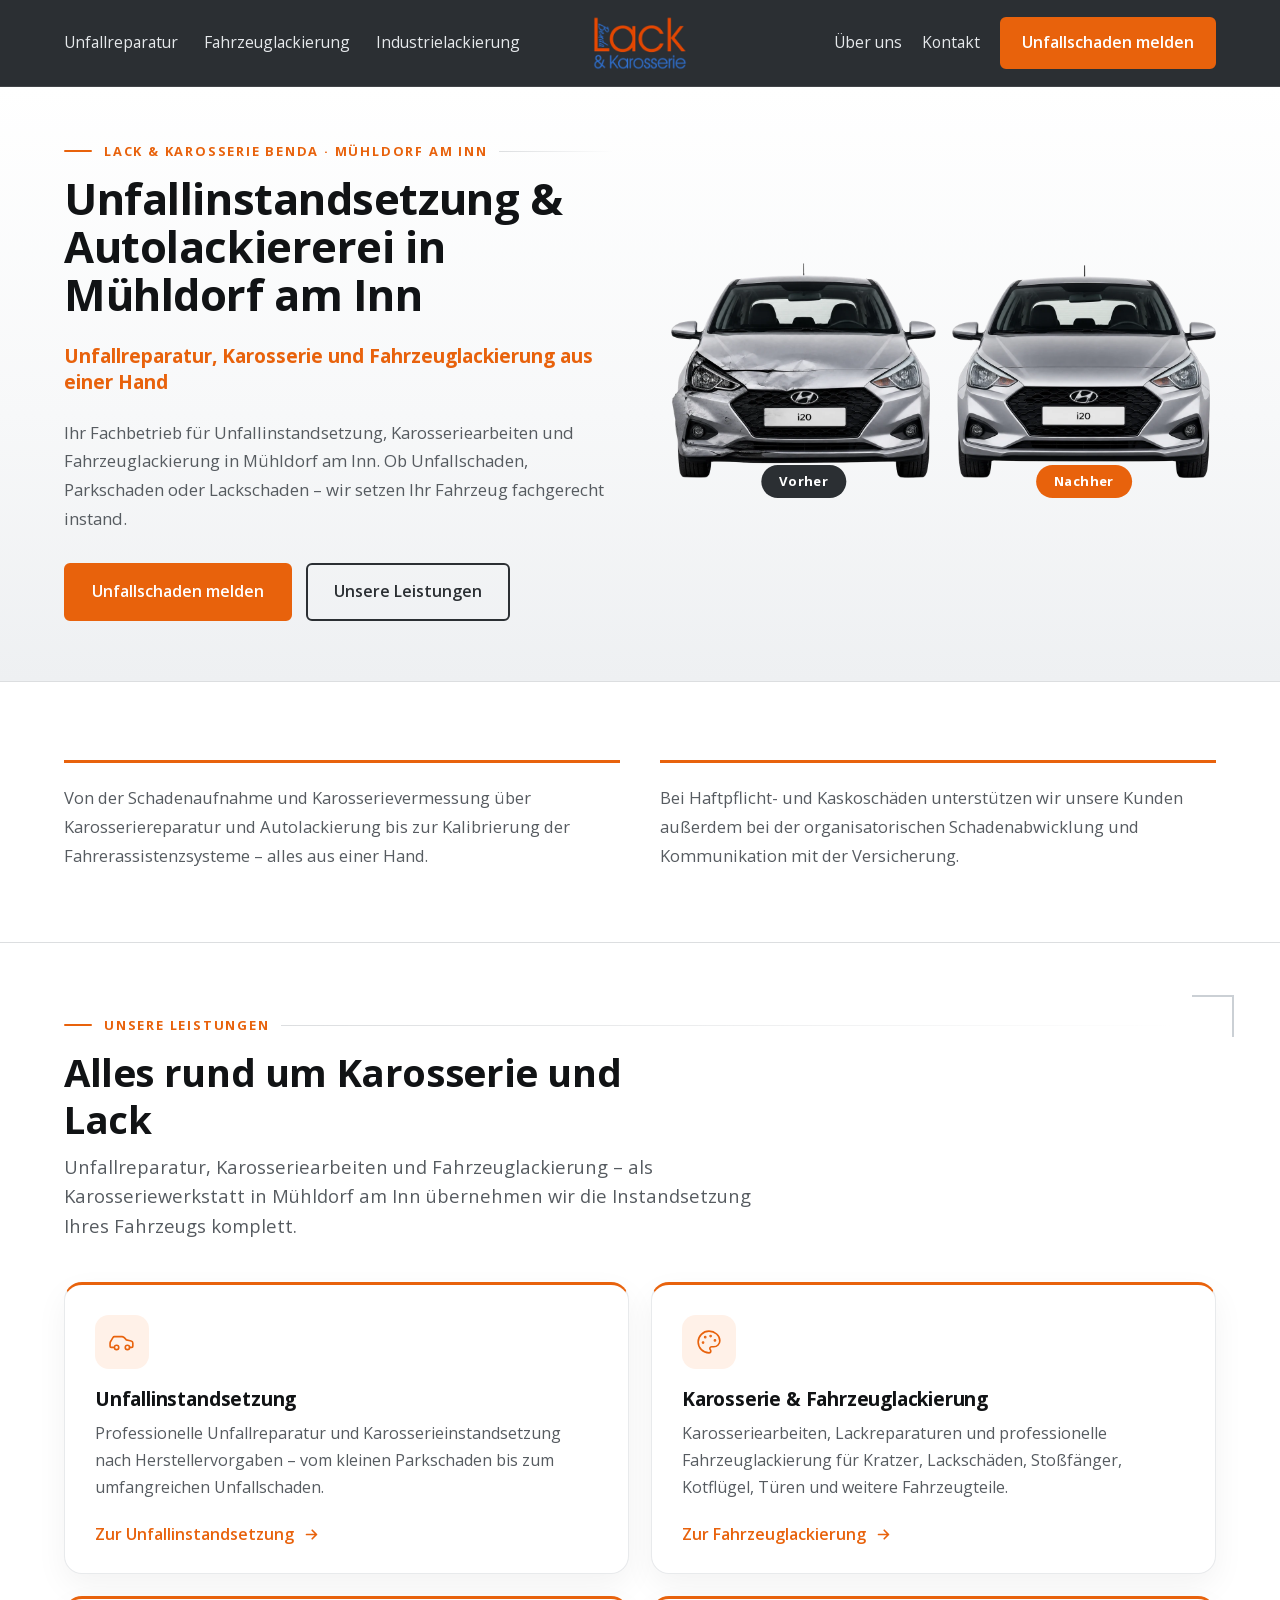
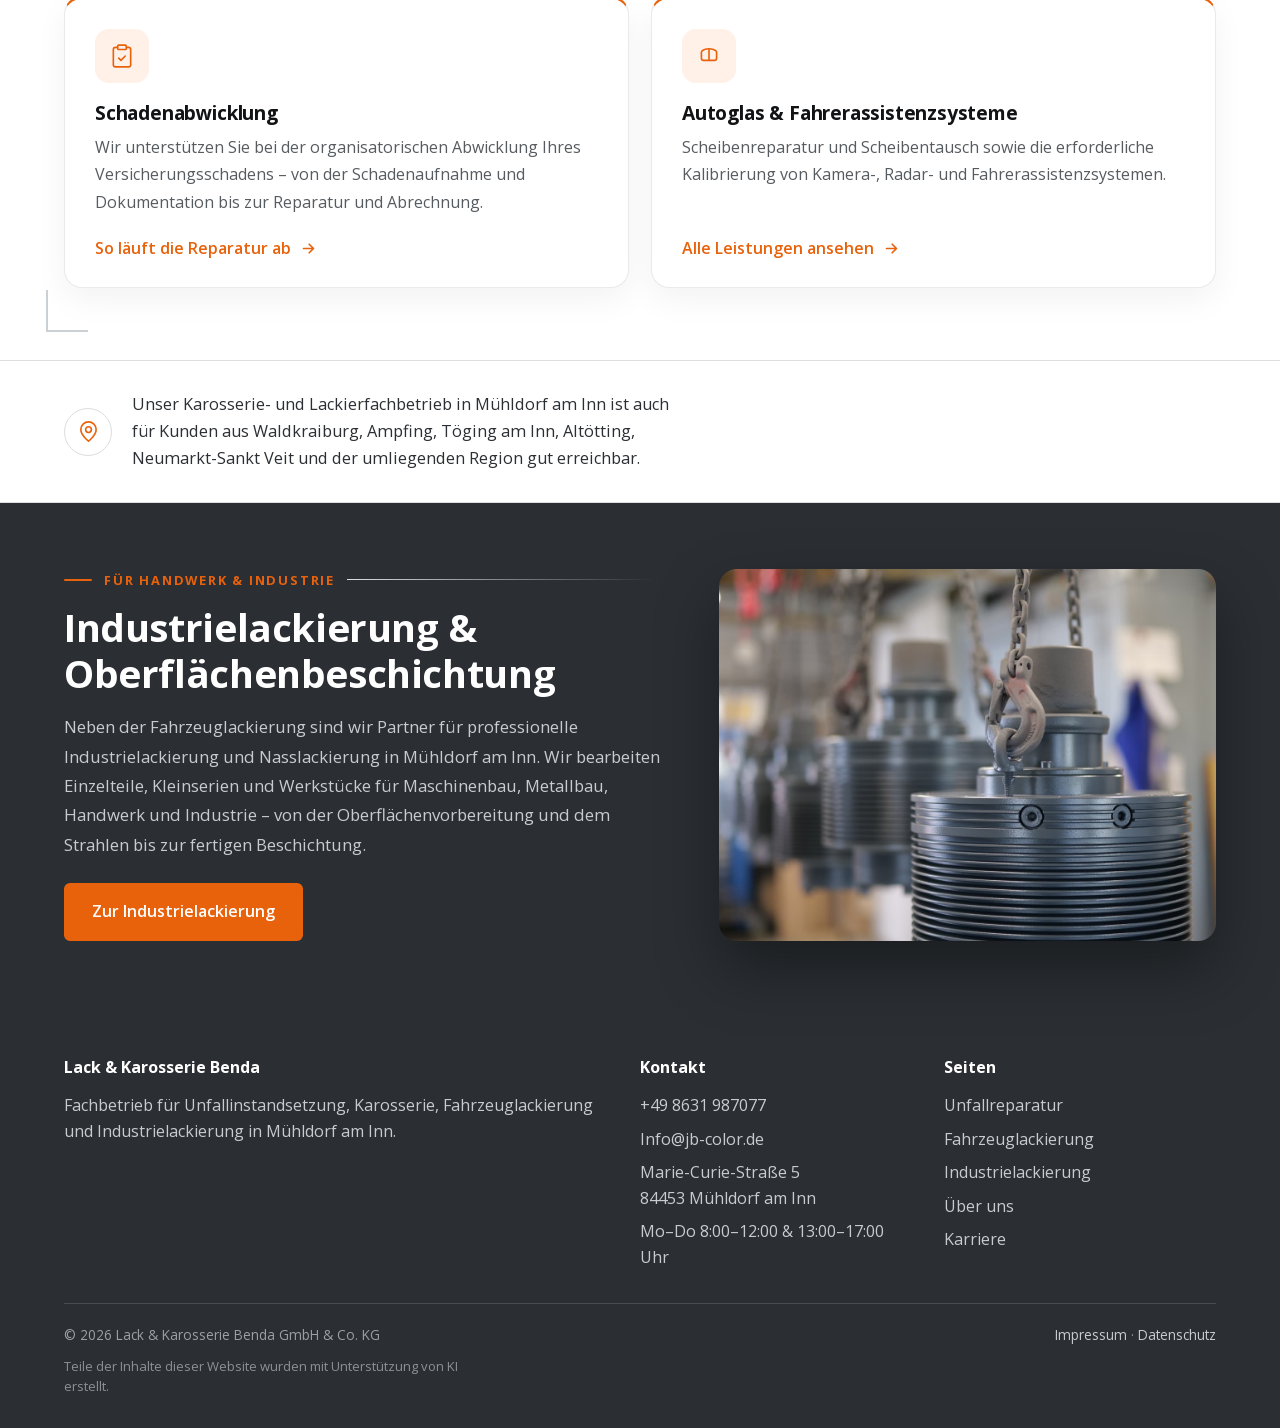
<file: index.html>
<!DOCTYPE html>
<html lang="de">
<head>
  <meta charset="UTF-8">
  <meta name="viewport" content="width=device-width, initial-scale=1.0">
  <title>Unfallinstandsetzung &amp; Autolackiererei Mühldorf | Benda</title>
  <meta name="description" content="Unfallinstandsetzung, Karosserie und Fahrzeuglackierung in Mühldorf am Inn. Lack &amp; Karosserie Benda – professionelle Unfallreparatur aus einer Hand.">
  <link rel="canonical" href="https://www.jb-color.de/">
  <meta property="og:type" content="website">
  <meta property="og:title" content="Unfallinstandsetzung &amp; Autolackiererei Mühldorf | Benda">
  <meta property="og:description" content="Unfallinstandsetzung, Karosserie und Fahrzeuglackierung in Mühldorf am Inn – professionelle Unfallreparatur aus einer Hand.">
  <meta property="og:url" content="https://www.jb-color.de/">
  <meta property="og:image" content="https://www.jb-color.de/assets/img/team-foto.jpg">
  <meta property="og:locale" content="de_DE">
  <link rel="stylesheet" href="styles.css?v=54">

  <!-- Strukturierte Daten: Karosserie- und Lackierfachbetrieb -->
  <script type="application/ld+json">
  {
    "@context": "https://schema.org",
    "@type": "AutoRepair",
    "@id": "https://www.jb-color.de/#betrieb",
    "name": "Lack & Karosserie Benda GmbH & Co. KG",
    "alternateName": "Lack & Karosserie Benda",
    "description": "Fachbetrieb für Unfallinstandsetzung, Karosseriereparatur, Fahrzeuglackierung und Industrielackierung in Mühldorf am Inn.",
    "url": "https://www.jb-color.de/",
    "telephone": "+49 8631 987077",
    "email": "Info@jb-color.de",
    "image": "https://www.jb-color.de/assets/img/team-foto.jpg",
    "logo": "https://www.jb-color.de/assets/img/logo-frei.png",
    "priceRange": "$$",
    "address": {
      "@type": "PostalAddress",
      "streetAddress": "Marie-Curie-Straße 5",
      "postalCode": "84453",
      "addressLocality": "Mühldorf am Inn",
      "addressRegion": "Bayern",
      "addressCountry": "DE"
    },
    "openingHoursSpecification": [
      {
        "@type": "OpeningHoursSpecification",
        "dayOfWeek": ["Monday", "Tuesday", "Wednesday", "Thursday"],
        "opens": "08:00",
        "closes": "12:00"
      },
      {
        "@type": "OpeningHoursSpecification",
        "dayOfWeek": ["Monday", "Tuesday", "Wednesday", "Thursday"],
        "opens": "13:00",
        "closes": "17:00"
      }
    ],
    "areaServed": [
      { "@type": "City", "name": "Mühldorf am Inn" },
      { "@type": "City", "name": "Waldkraiburg" },
      { "@type": "City", "name": "Ampfing" },
      { "@type": "City", "name": "Töging am Inn" },
      { "@type": "City", "name": "Altötting" },
      { "@type": "City", "name": "Neumarkt-Sankt Veit" }
    ],
    "hasOfferCatalog": {
      "@type": "OfferCatalog",
      "name": "Leistungen",
      "itemListElement": [
        { "@type": "Offer", "itemOffered": { "@type": "Service", "name": "Unfallinstandsetzung", "url": "https://www.jb-color.de/unfallreparatur.html" } },
        { "@type": "Offer", "itemOffered": { "@type": "Service", "name": "Fahrzeuglackierung", "url": "https://www.jb-color.de/fahrzeuglackierung.html" } },
        { "@type": "Offer", "itemOffered": { "@type": "Service", "name": "Karosseriereparatur", "url": "https://www.jb-color.de/unfallreparatur.html" } },
        { "@type": "Offer", "itemOffered": { "@type": "Service", "name": "Autoglas und Kalibrierung von Fahrerassistenzsystemen", "url": "https://www.jb-color.de/unfallreparatur.html" } },
        { "@type": "Offer", "itemOffered": { "@type": "Service", "name": "Industrielackierung", "url": "https://www.jb-color.de/industrielackierung.html" } }
      ]
    }
  }
  </script>
</head>
<body>

  <!-- ================= HEADER (Anthrazit) ================= -->
  <header class="site-header dark">
    <div class="container header-3col">
      <button class="burger" type="button" aria-label="Menü öffnen" aria-expanded="false" aria-controls="mobilMenue">
        <span></span><span></span><span></span>
      </button>
      <nav class="nav-left">
        <a href="unfallreparatur.html">Unfallreparatur</a>
        <a href="fahrzeuglackierung.html">Fahrzeuglackierung</a>
        <a href="industrielackierung.html">Industrielackierung</a>
      </nav>
      <a href="index.html" class="header-logo" aria-label="Zur Startseite">
        <img src="assets/img/logo-frei.png" alt="Lack &amp; Karosserie Benda – Fachbetrieb in Mühldorf am Inn">
      </a>
      <div class="nav-right">
        <a href="ueber-uns.html" class="nav-link">Über uns</a>
        <a href="unfallreparatur.html#kontakt" class="nav-link">Kontakt</a>
        <a href="unfallreparatur.html#schaden-selektor" class="btn btn-primary"><span class="nur-mobil">Schaden melden</span><span class="nur-desktop">Unfallschaden melden</span></a>
      </div>
    </div>
    <nav class="mobil-menue" id="mobilMenue" aria-label="Hauptmenü">
        <a href="unfallreparatur.html">Unfallreparatur</a>
        <a href="fahrzeuglackierung.html">Fahrzeuglackierung</a>
        <a href="industrielackierung.html">Industrielackierung</a>
        <a href="ueber-uns.html">Über uns</a>
        <a href="karriere.html">Karriere</a>
        <a href="unfallreparatur.html#kontakt">Kontakt</a>
    </nav>
  </header>

  <main>

    <!-- ================= HERO ================= -->
    <section class="start-hero">
      <div class="container">
        <div class="sthero-grid">

          <div class="sthero-text">
            <span class="eyebrow">Lack &amp; Karosserie Benda · Mühldorf am Inn</span>
            <h1>Unfallinstandsetzung &amp; Autolackiererei in Mühldorf am Inn</h1>
            <p class="start-sub">Unfallreparatur, Karosserie und Fahrzeuglackierung aus einer Hand</p>
            <p class="start-text">Ihr Fachbetrieb für Unfallinstandsetzung, Karosseriearbeiten und Fahrzeuglackierung in Mühldorf am Inn. Ob Unfallschaden, Parkschaden oder Lackschaden – wir setzen Ihr Fahrzeug fachgerecht instand.</p>
            <div class="btn-gruppe">
              <a href="unfallreparatur.html#schaden-selektor" class="btn btn-primary">Unfallschaden melden</a>
              <a href="#leistungen" class="btn btn-secondary">Unsere Leistungen</a>
            </div>
          </div>

          <div class="sthero-media">
            <div class="vn-paar">
              <div class="vn-bild">
                <picture>
                  <source srcset="assets/img/auto-vorher.webp" type="image/webp">
                  <img src="assets/img/auto-vorher.png" alt="Pkw mit Unfallschaden an der Front vor der Instandsetzung" width="800" height="650" fetchpriority="high" decoding="async">
                </picture>
                <span class="vn-tag vorher">Vorher</span>
              </div>
              <div class="vn-bild">
                <picture>
                  <source srcset="assets/img/auto-nachher.webp" type="image/webp">
                  <img src="assets/img/auto-nachher.png" alt="Derselbe Pkw nach Karosseriereparatur und Fahrzeuglackierung" width="800" height="646" decoding="async">
                </picture>
                <span class="vn-tag nachher">Nachher</span>
              </div>
            </div>
          </div>

        </div>
      </div>
    </section>

    <hr class="trenner">

    <!-- ================= INTRO (zwei Spalten statt Textwand) ================= -->
    <section id="ueberblick">
      <div class="container">
        <div class="intro-cols">
          <div class="intro-col">
            <p>Von der Schadenaufnahme und Karosserievermessung über Karosseriereparatur und Autolackierung bis zur Kalibrierung der Fahrerassistenzsysteme – alles aus einer Hand.</p>
          </div>
          <div class="intro-col">
            <p>Bei Haftpflicht- und Kaskoschäden unterstützen wir unsere Kunden außerdem bei der organisatorischen Schadenabwicklung und Kommunikation mit der Versicherung.</p>
          </div>
        </div>
      </div>
    </section>

    <hr class="trenner">

    <!-- ================= LEISTUNGEN (4 Blöcke) ================= -->
    <section id="leistungen">
      <div class="container deco">
        <div class="sec-head-left">
          <span class="eyebrow">Unsere Leistungen</span>
          <h2>Alles rund um Karosserie und Lack</h2>
          <p class="lead">Unfallreparatur, Karosseriearbeiten und Fahrzeuglackierung – als Karosseriewerkstatt in Mühldorf am Inn übernehmen wir die Instandsetzung Ihres Fahrzeugs komplett.</p>
        </div>

        <div class="ls-grid">

          <article class="ls-card">
            <span class="ls-ico">
              <svg viewBox="0 0 24 24" fill="none" stroke="currentColor" stroke-width="1.5" stroke-linecap="round" stroke-linejoin="round"><path d="M19 17h2c.6 0 1-.4 1-1v-3c0-.9-.7-1.7-1.5-1.9C18.7 10.6 16 10 16 10s-1.3-1.4-2.2-2.3c-.5-.4-1.1-.7-1.8-.7H5c-.6 0-1.1.4-1.4.9l-1.6 2.8C1.4 11.3 1 12.1 1 13v3c0 .6.4 1 1 1h2"/><circle cx="7" cy="17" r="2"/><circle cx="17" cy="17" r="2"/></svg>
            </span>
            <h3>Unfallinstandsetzung</h3>
            <p>Professionelle Unfallreparatur und Karosserieinstandsetzung nach Herstellervorgaben – vom kleinen Parkschaden bis zum umfangreichen Unfallschaden.</p>
            <a href="unfallreparatur.html" class="ls-link">
              Zur Unfallinstandsetzung
              <svg viewBox="0 0 24 24" fill="none" stroke="currentColor" stroke-width="2.4" stroke-linecap="round" stroke-linejoin="round"><path d="M5 12h14M13 6l6 6-6 6"/></svg>
            </a>
          </article>

          <article class="ls-card">
            <span class="ls-ico">
              <svg viewBox="0 0 24 24" fill="none" stroke="currentColor" stroke-width="1.5" stroke-linecap="round" stroke-linejoin="round"><circle cx="13.5" cy="6.5" r=".5" fill="currentColor"/><circle cx="17.5" cy="10.5" r=".5" fill="currentColor"/><circle cx="8.5" cy="7.5" r=".5" fill="currentColor"/><circle cx="6.5" cy="12.5" r=".5" fill="currentColor"/><path d="M12 2C6.5 2 2 6.5 2 12s4.5 10 10 10c.926 0 1.648-.746 1.648-1.688 0-.437-.18-.835-.437-1.125-.29-.289-.438-.652-.438-1.125a1.64 1.64 0 0 1 1.668-1.668h1.996c3.051 0 5.555-2.503 5.555-5.554C21.965 6.012 17.461 2 12 2z"/></svg>
            </span>
            <h3>Karosserie &amp; Fahrzeuglackierung</h3>
            <p>Karosseriearbeiten, Lackreparaturen und professionelle Fahrzeuglackierung für Kratzer, Lackschäden, Stoßfänger, Kotflügel, Türen und weitere Fahrzeugteile.</p>
            <a href="fahrzeuglackierung.html" class="ls-link">
              Zur Fahrzeuglackierung
              <svg viewBox="0 0 24 24" fill="none" stroke="currentColor" stroke-width="2.4" stroke-linecap="round" stroke-linejoin="round"><path d="M5 12h14M13 6l6 6-6 6"/></svg>
            </a>
          </article>

          <article class="ls-card">
            <span class="ls-ico">
              <svg viewBox="0 0 24 24" fill="none" stroke="currentColor" stroke-width="1.5" stroke-linecap="round" stroke-linejoin="round"><rect width="8" height="4" x="8" y="2" rx="1"/><path d="M16 4h2a2 2 0 0 1 2 2v14a2 2 0 0 1-2 2H6a2 2 0 0 1-2-2V6a2 2 0 0 1 2-2h2"/><path d="m9 14 2 2 4-4"/></svg>
            </span>
            <h3>Schadenabwicklung</h3>
            <p>Wir unterstützen Sie bei der organisatorischen Abwicklung Ihres Versicherungsschadens – von der Schadenaufnahme und Dokumentation bis zur Reparatur und Abrechnung.</p>
            <a href="unfallreparatur.html#ablauf" class="ls-link">
              So läuft die Reparatur ab
              <svg viewBox="0 0 24 24" fill="none" stroke="currentColor" stroke-width="2.4" stroke-linecap="round" stroke-linejoin="round"><path d="M5 12h14M13 6l6 6-6 6"/></svg>
            </a>
          </article>

          <article class="ls-card">
            <span class="ls-ico">
              <svg viewBox="0 0 24 24" fill="none" stroke="currentColor" stroke-width="1.5" stroke-linecap="round" stroke-linejoin="round"><path d="M5 8.5c0-.7.4-1.3 1.1-1.6l1.8-.8A11 11 0 0 1 12 5.3c1.4 0 2.8.3 4.1.8l1.8.8c.7.3 1.1.9 1.1 1.6V14a2 2 0 0 1-2 2H7a2 2 0 0 1-2-2z"/><path d="M12 6v10"/></svg>
            </span>
            <h3>Autoglas &amp; Fahrerassistenzsysteme</h3>
            <p>Scheibenreparatur und Scheibentausch sowie die erforderliche Kalibrierung von Kamera-, Radar- und Fahrerassistenzsystemen.</p>
            <a href="unfallreparatur.html#leistungen" class="ls-link">
              Alle Leistungen ansehen
              <svg viewBox="0 0 24 24" fill="none" stroke="currentColor" stroke-width="2.4" stroke-linecap="round" stroke-linejoin="round"><path d="M5 12h14M13 6l6 6-6 6"/></svg>
            </a>
          </article>

        </div>
      </div>
    </section>

    <!-- ================= REGIONALER HINWEIS ================= -->
    <section class="region-band">
      <div class="container">
        <div class="region-inner">
          <span class="region-ico">
            <svg viewBox="0 0 24 24" fill="none" stroke="currentColor" stroke-width="1.7" stroke-linecap="round" stroke-linejoin="round"><path d="M20 10c0 6-8 12-8 12s-8-6-8-12a8 8 0 0 1 16 0Z"/><circle cx="12" cy="10" r="3"/></svg>
          </span>
          <p>Unser Karosserie- und Lackierfachbetrieb in Mühldorf am Inn ist auch für Kunden aus Waldkraiburg, Ampfing, Töging am Inn, Altötting, Neumarkt-Sankt Veit und der umliegenden Region gut erreichbar.</p>
        </div>
      </div>
    </section>

    <!-- ================= INDUSTRIELACKIERUNG (kompakt, ca. 1/3) ================= -->
    <section class="start-industrie" id="industrie">
      <div class="container">
        <div class="si-grid">
          <div class="si-text">
            <span class="eyebrow">Für Handwerk &amp; Industrie</span>
            <h2>Industrielackierung &amp; Oberflächenbeschichtung</h2>
            <p>Neben der Fahrzeuglackierung sind wir Partner für professionelle Industrielackierung und Nasslackierung in Mühldorf am Inn. Wir bearbeiten Einzelteile, Kleinserien und Werkstücke für Maschinenbau, Metallbau, Handwerk und Industrie – von der Oberflächenvorbereitung und dem Strahlen bis zur fertigen Beschichtung.</p>
            <div class="btn-gruppe">
              <a href="industrielackierung.html" class="btn btn-primary">Zur Industrielackierung</a>
            </div>
          </div>
          <div class="si-media">
            <img src="assets/img/industrie-splash.jpg" alt="Industriell lackierte Bauteile auf der Hängebahn im Trockenraum" width="1800" height="1200" loading="lazy" decoding="async">
          </div>
        </div>
      </div>
    </section>

  </main>

  <!-- ================= FOOTER ================= -->
  <footer class="site-footer">
    <div class="container">
      <div class="footer-grid">
        <div>
          <h4>Lack &amp; Karosserie Benda</h4>
          <p style="color:#c7ccd1;">Fachbetrieb für Unfallinstandsetzung, Karosserie, Fahrzeuglackierung und Industrielackierung in Mühldorf am Inn.</p>
        </div>
        <div>
          <h4>Kontakt</h4>
          <ul class="footer-links">
            <li><a href="tel:+498631987077">+49 8631 987077</a></li>
            <li><a href="mailto:Info@jb-color.de">Info@jb-color.de</a></li>
            <li>Marie-Curie-Straße 5<br>84453 Mühldorf am Inn</li>
            <li style="color:#c7ccd1;">Mo–Do 8:00–12:00 &amp; 13:00–17:00 Uhr</li>
          </ul>
        </div>
        <div>
          <h4>Seiten</h4>
          <ul class="footer-links">
            <li><a href="unfallreparatur.html">Unfallreparatur</a></li>
            <li><a href="fahrzeuglackierung.html">Fahrzeuglackierung</a></li>
            <li><a href="industrielackierung.html">Industrielackierung</a></li>
            <li><a href="ueber-uns.html">Über uns</a></li>
            <li><a href="karriere.html">Karriere</a></li>
          </ul>
        </div>
      </div>
      <div class="footer-unten">
        <span>© 2026 Lack &amp; Karosserie Benda GmbH &amp; Co. KG</span>
        <span>
          <a href="impressum.html">Impressum</a> ·
          <a href="datenschutz.html">Datenschutz</a>
        </span>
      </div>
      <p class="footer-ki">Teile der Inhalte dieser Website wurden mit Unterstützung von KI erstellt.</p>
    </div>
  </footer>


  <script>
    (function () {
      var b = document.querySelector('.burger'),
          m = document.getElementById('mobilMenue');
      if (!b || !m) return;
      function setOpen(open) {
        b.setAttribute('aria-expanded', open ? 'true' : 'false');
        b.setAttribute('aria-label', open ? 'Menü schließen' : 'Menü öffnen');
        m.classList.toggle('offen', open);
        b.classList.toggle('offen', open);
        document.body.classList.toggle('menue-offen', open);
      }
      b.addEventListener('click', function () {
        setOpen(b.getAttribute('aria-expanded') !== 'true');
      });
      m.addEventListener('click', function (e) {
        if (e.target.tagName === 'A') setOpen(false);
      });
      document.addEventListener('keydown', function (e) {
        if (e.key === 'Escape') setOpen(false);
      });
      window.addEventListener('resize', function () {
        if (window.innerWidth > 780) setOpen(false);
      });
    })();
  </script>
</body>
</html>
</file>
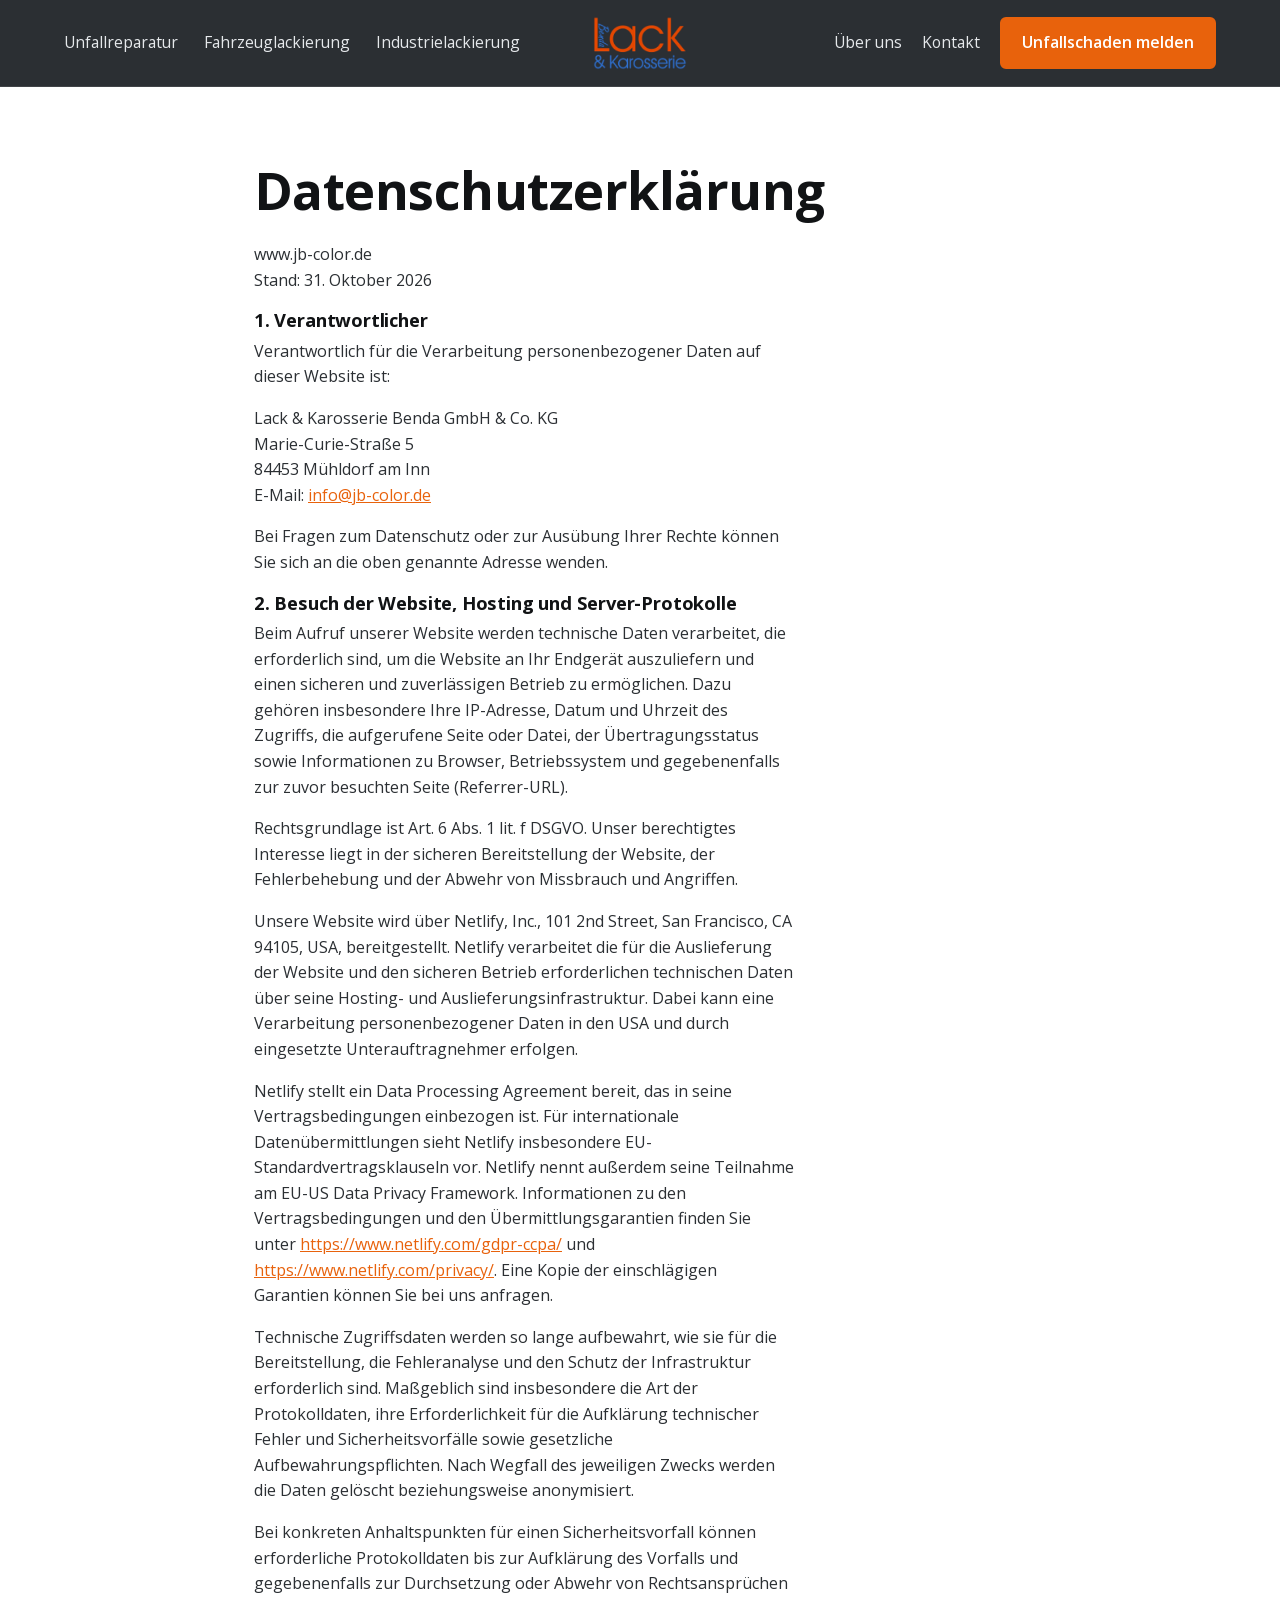
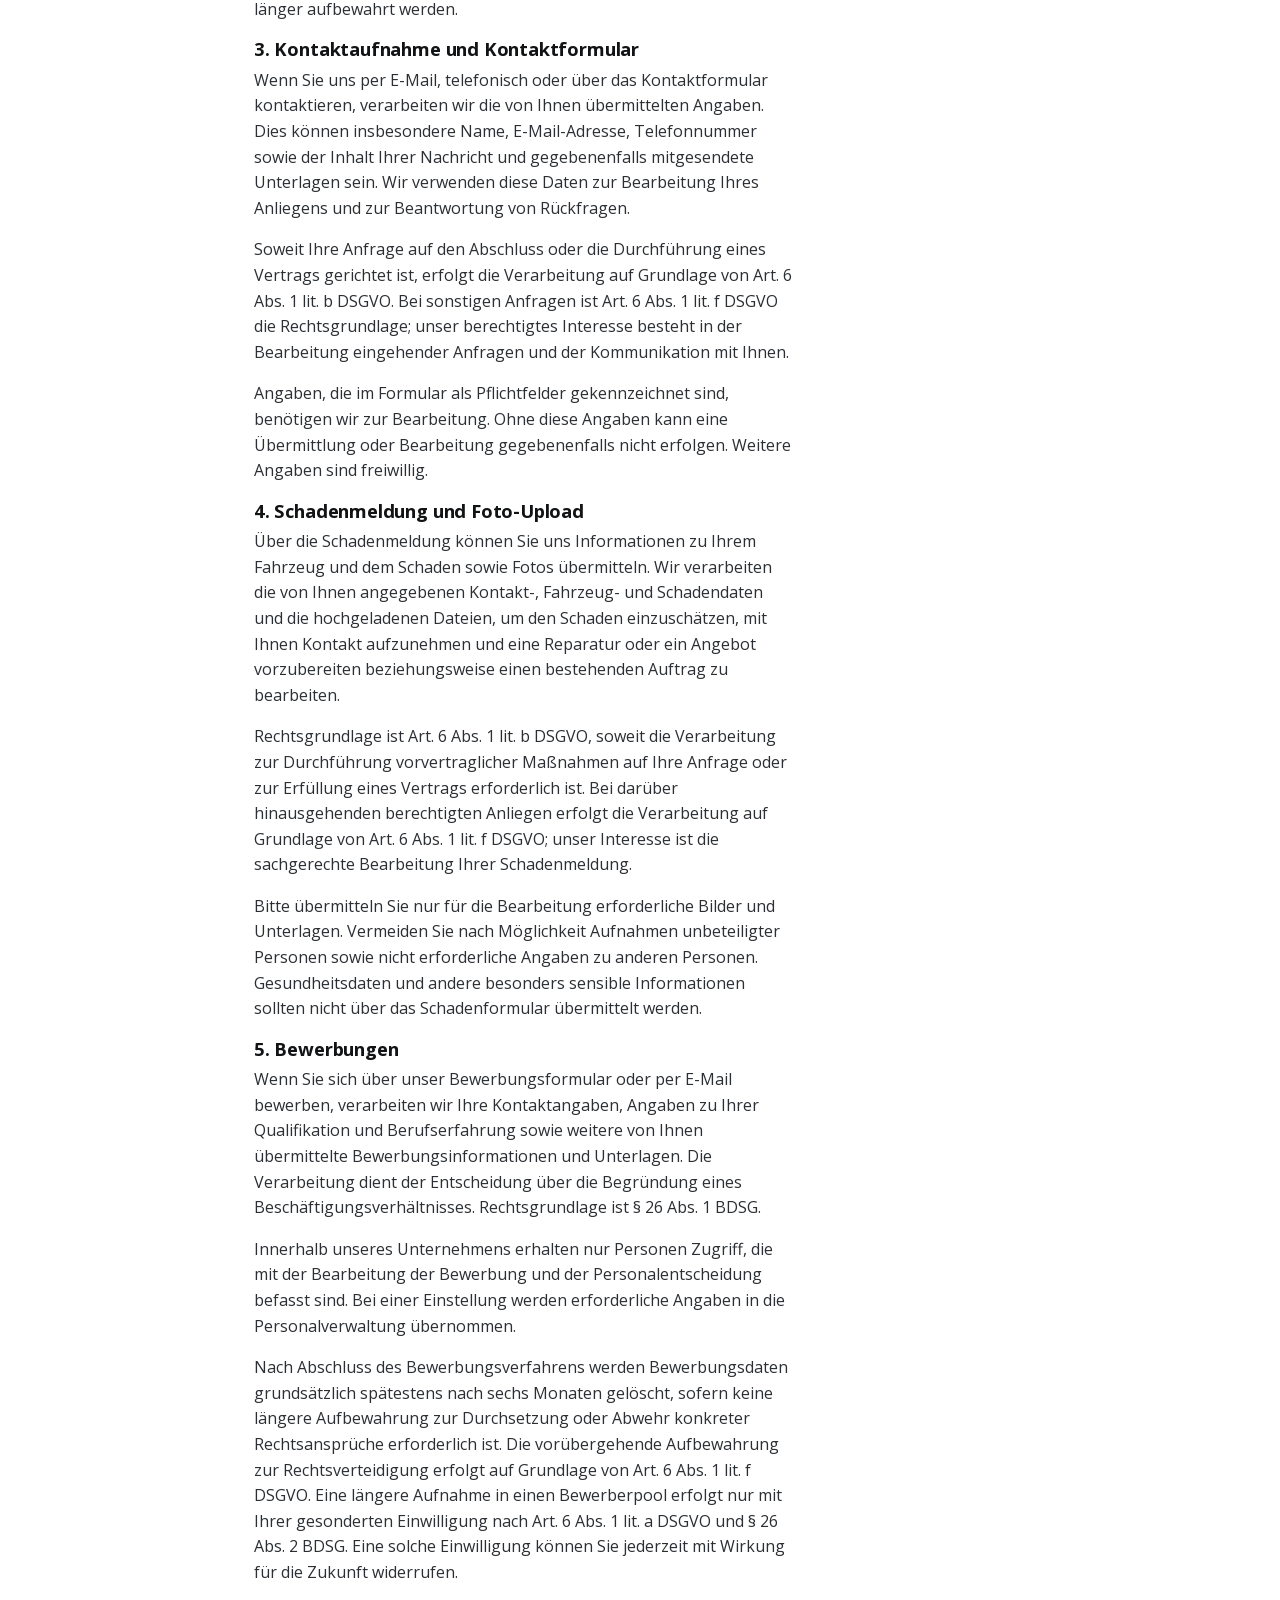
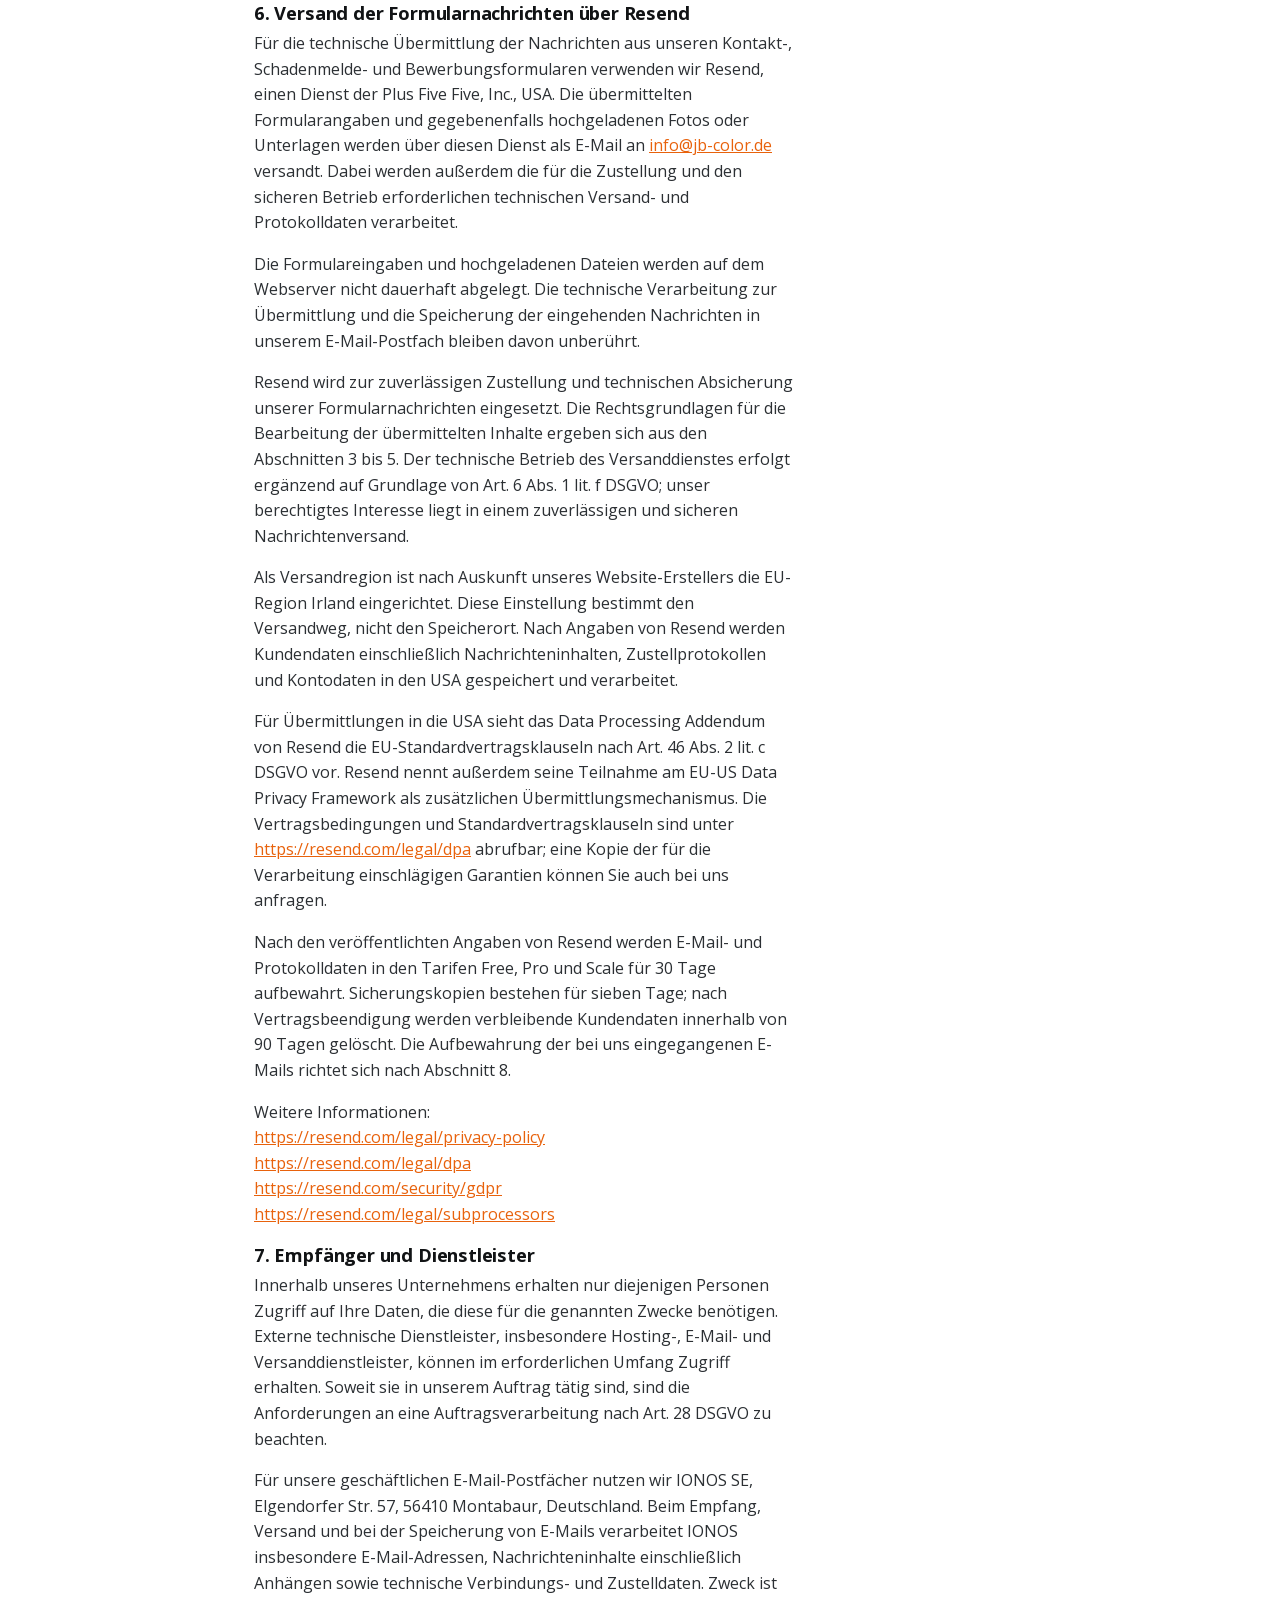
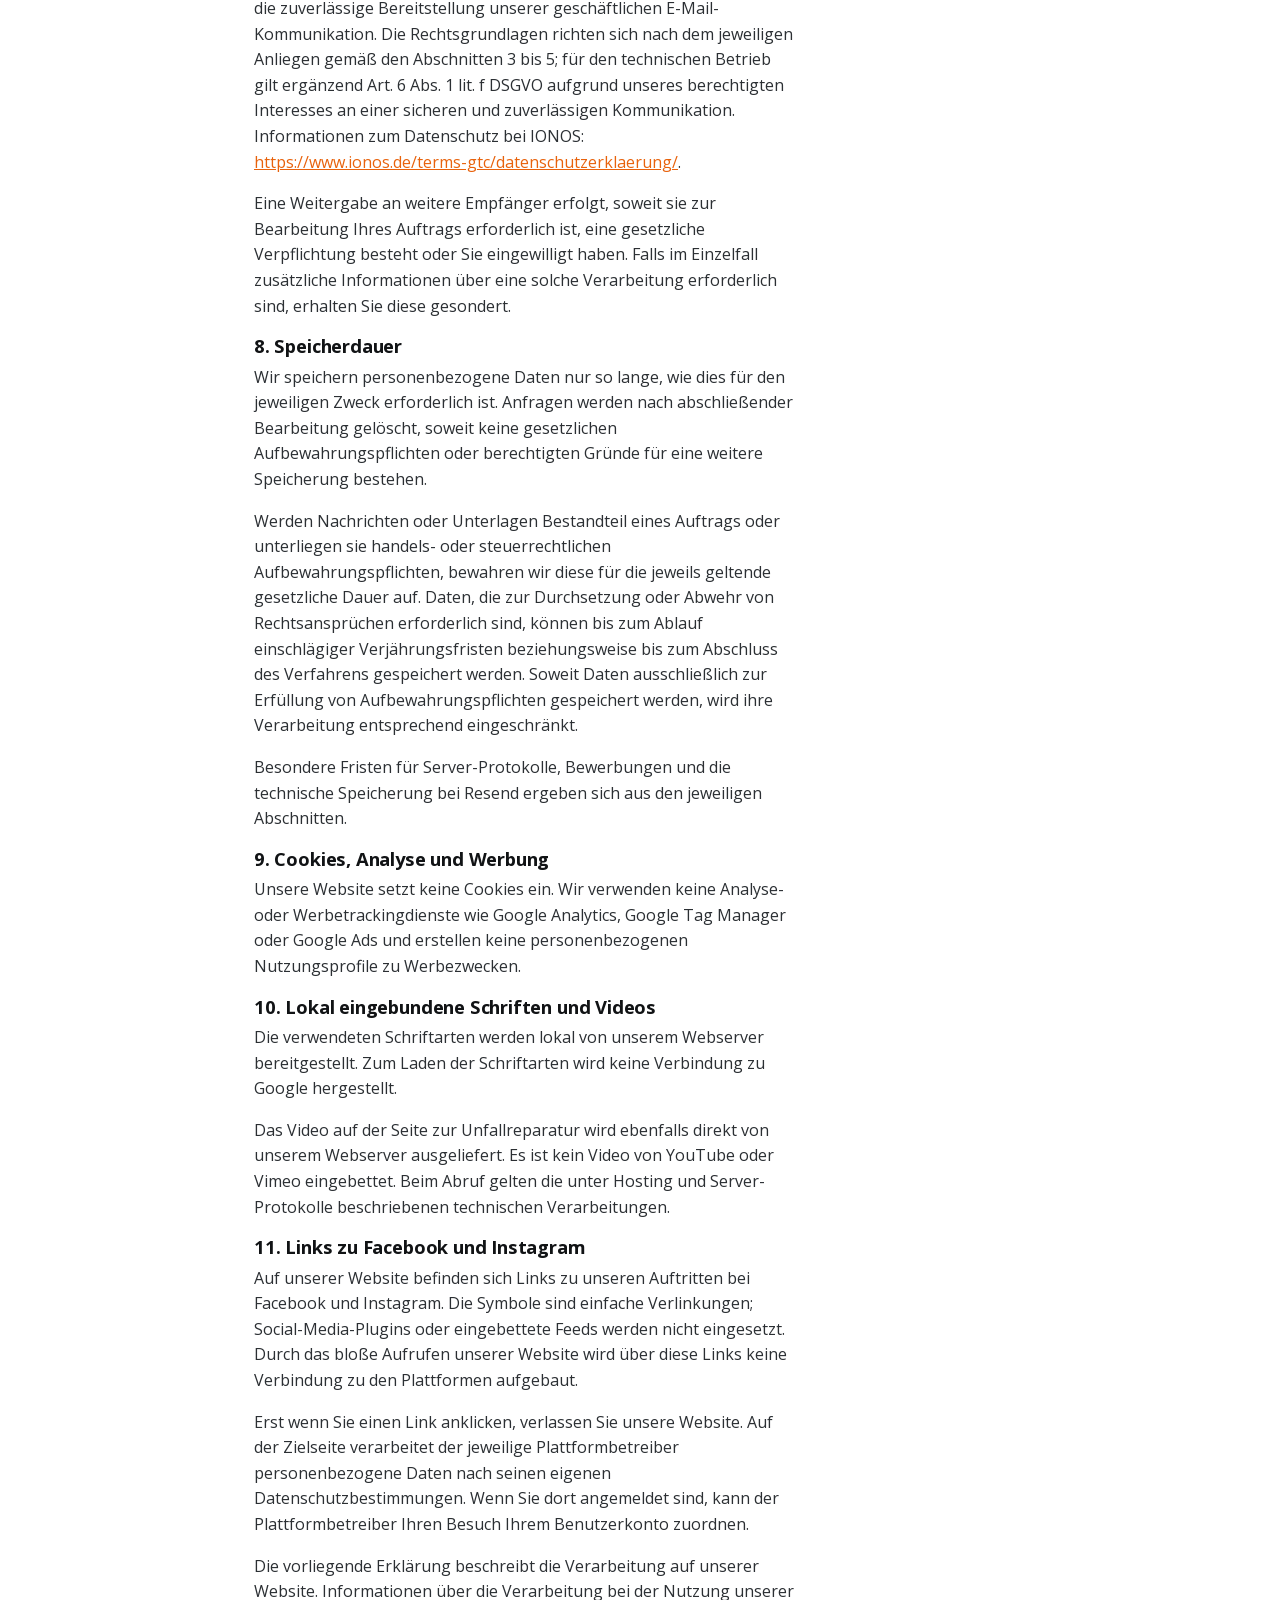
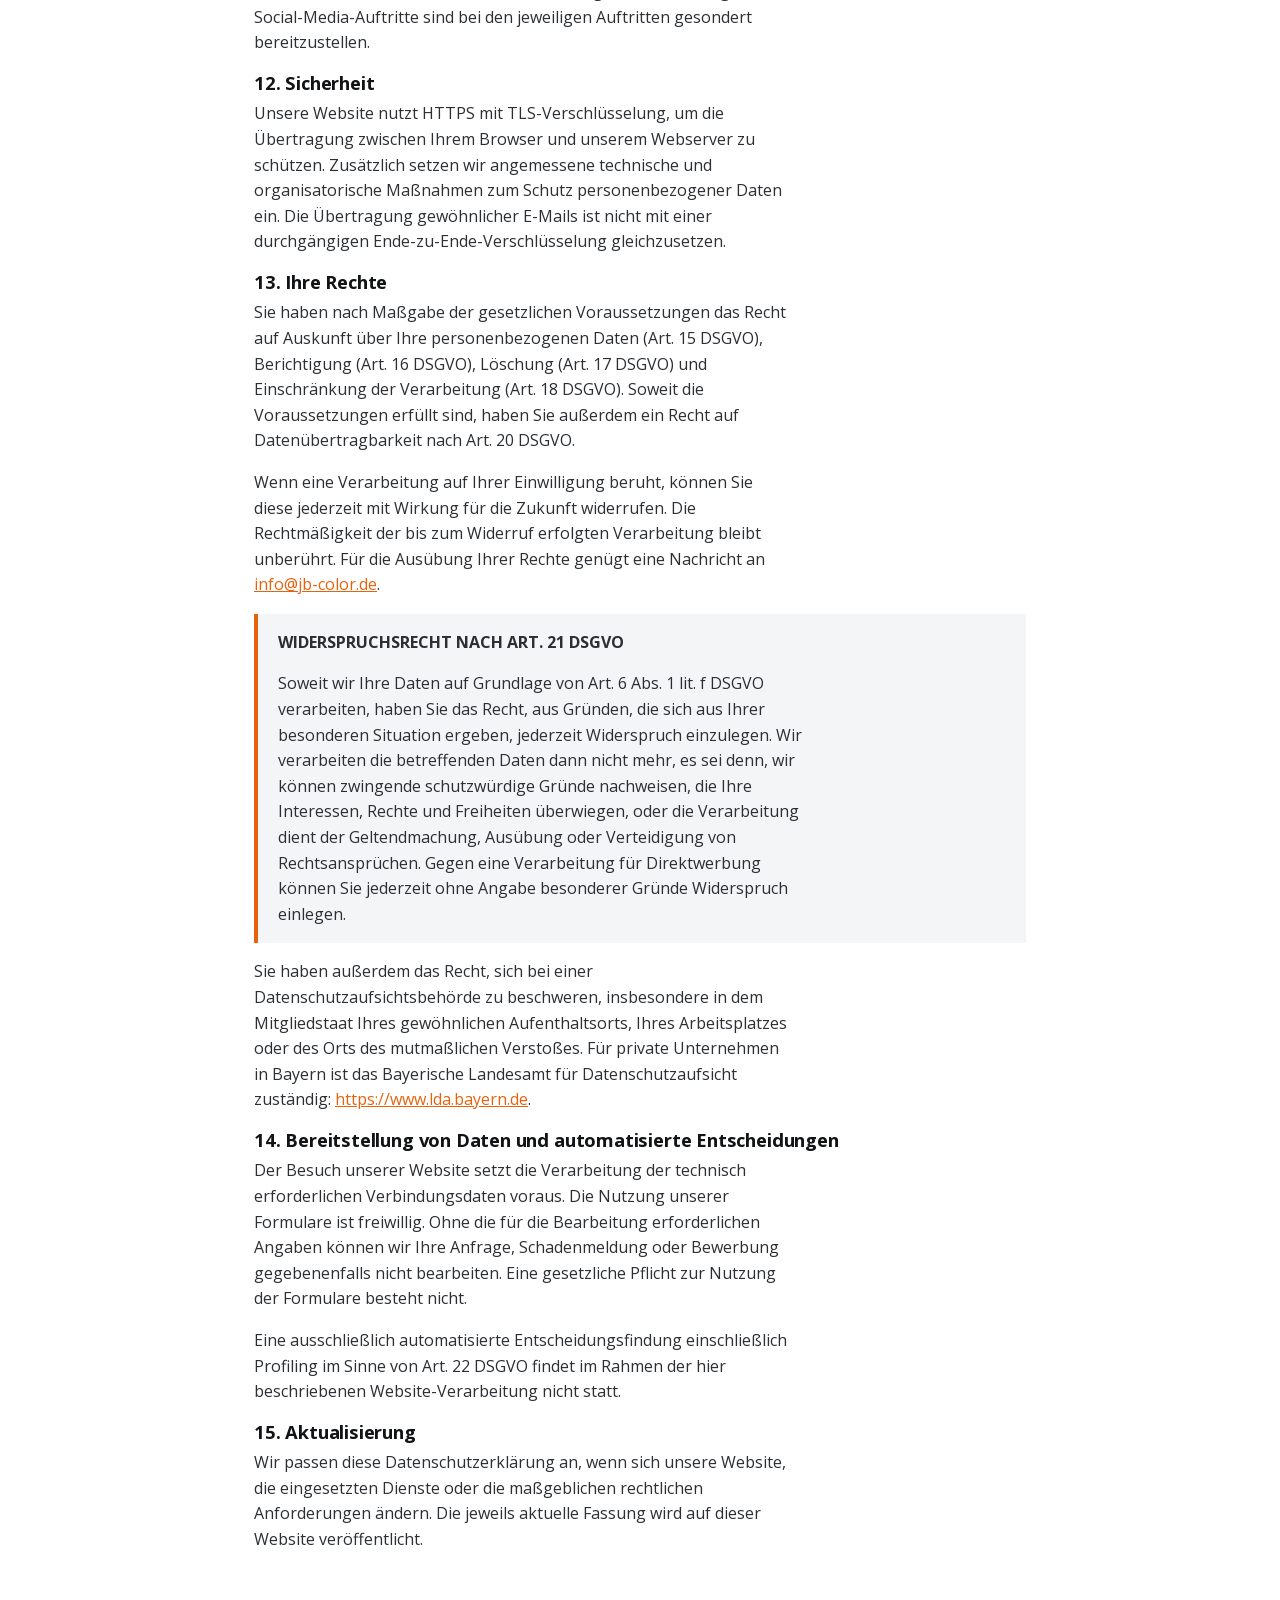
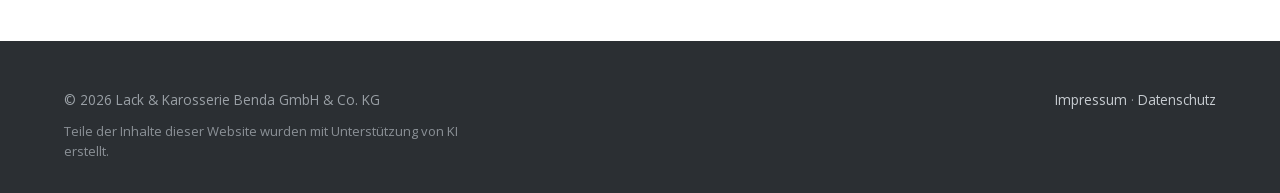
<file: datenschutz.html>
<!DOCTYPE html>
<html lang="de">
<head>
  <meta charset="UTF-8">
  <meta name="viewport" content="width=device-width, initial-scale=1.0">
  <title>Datenschutzerklärung – Lack & Karosserie Benda GmbH & Co. KG</title>
  <meta name="robots" content="noindex">
  <link rel="canonical" href="https://www.jb-color.de/datenschutz.html">
  <link rel="stylesheet" href="styles.css?v=54">
</head>
<body>

  <header class="site-header dark">
    <div class="container header-3col">
      <button class="burger" type="button" aria-label="Menü öffnen" aria-expanded="false" aria-controls="mobilMenue">
        <span></span><span></span><span></span>
      </button>
      <nav class="nav-left">
        <a href="unfallreparatur.html">Unfallreparatur</a>
        <a href="fahrzeuglackierung.html">Fahrzeuglackierung</a>
        <a href="industrielackierung.html">Industrielackierung</a>
      </nav>
      <a href="index.html" class="header-logo" aria-label="Zur Startseite">
        <img src="assets/img/logo-frei.png" alt="Benda Lack &amp; Karosserie">
      </a>
      <div class="nav-right">
        <a href="ueber-uns.html" class="nav-link">Über uns</a>
        <a href="unfallreparatur.html#kontakt" class="nav-link">Kontakt</a>
        <a href="unfallreparatur.html#schaden-selektor" class="btn btn-primary"><span class="nur-mobil">Schaden melden</span><span class="nur-desktop">Unfallschaden melden</span></a>
      </div>
    </div>
    <nav class="mobil-menue" id="mobilMenue" aria-label="Hauptmenü">
        <a href="unfallreparatur.html">Unfallreparatur</a>
        <a href="fahrzeuglackierung.html">Fahrzeuglackierung</a>
        <a href="industrielackierung.html">Industrielackierung</a>
        <a href="ueber-uns.html">Über uns</a>
        <a href="karriere.html">Karriere</a>
        <a href="unfallreparatur.html#kontakt">Kontakt</a>
    </nav>
  </header>

  <main>
    <section>
      <div class="container" style="max-width:820px; overflow-wrap:anywhere;">
        <h1>Datenschutzerklärung</h1>
        <p>www.jb-color.de<br>
          Stand: 31. Oktober 2026</p>

        <h3>1. Verantwortlicher</h3>
        <p>Verantwortlich für die Verarbeitung personenbezogener Daten auf dieser Website ist:</p>
        <p>
          Lack &amp; Karosserie Benda GmbH &amp; Co. KG<br>
          Marie-Curie-Straße 5<br>
          84453 Mühldorf am Inn<br>
          E-Mail: <a href="mailto:info@jb-color.de">info@jb-color.de</a>
        </p>
        <p>Bei Fragen zum Datenschutz oder zur Ausübung Ihrer Rechte können Sie sich an die oben genannte Adresse wenden.</p>

        <h3>2. Besuch der Website, Hosting und Server-Protokolle</h3>
        <p>Beim Aufruf unserer Website werden technische Daten verarbeitet, die erforderlich sind, um die Website an Ihr Endgerät auszuliefern und einen sicheren und zuverlässigen Betrieb zu ermöglichen. Dazu gehören insbesondere Ihre IP-Adresse, Datum und Uhrzeit des Zugriffs, die aufgerufene Seite oder Datei, der Übertragungsstatus sowie Informationen zu Browser, Betriebssystem und gegebenenfalls zur zuvor besuchten Seite (Referrer-URL).</p>
        <p>Rechtsgrundlage ist Art. 6 Abs. 1 lit. f DSGVO. Unser berechtigtes Interesse liegt in der sicheren Bereitstellung der Website, der Fehlerbehebung und der Abwehr von Missbrauch und Angriffen.</p>
        <p>Unsere Website wird über Netlify, Inc., 101 2nd Street, San Francisco, CA 94105, USA, bereitgestellt. Netlify verarbeitet die für die Auslieferung der Website und den sicheren Betrieb erforderlichen technischen Daten über seine Hosting- und Auslieferungsinfrastruktur. Dabei kann eine Verarbeitung personenbezogener Daten in den USA und durch eingesetzte Unterauftragnehmer erfolgen.</p>
        <p>Netlify stellt ein Data Processing Agreement bereit, das in seine Vertragsbedingungen einbezogen ist. Für internationale Datenübermittlungen sieht Netlify insbesondere EU-Standardvertragsklauseln vor. Netlify nennt außerdem seine Teilnahme am EU-US Data Privacy Framework. Informationen zu den Vertragsbedingungen und den Übermittlungsgarantien finden Sie unter <a href="https://www.netlify.com/gdpr-ccpa/">https://www.netlify.com/gdpr-ccpa/</a> und <a href="https://www.netlify.com/privacy/">https://www.netlify.com/privacy/</a>. Eine Kopie der einschlägigen Garantien können Sie bei uns anfragen.</p>
        <p>Technische Zugriffsdaten werden so lange aufbewahrt, wie sie für die Bereitstellung, die Fehleranalyse und den Schutz der Infrastruktur erforderlich sind. Maßgeblich sind insbesondere die Art der Protokolldaten, ihre Erforderlichkeit für die Aufklärung technischer Fehler und Sicherheitsvorfälle sowie gesetzliche Aufbewahrungspflichten. Nach Wegfall des jeweiligen Zwecks werden die Daten gelöscht beziehungsweise anonymisiert.</p>
        <p>Bei konkreten Anhaltspunkten für einen Sicherheitsvorfall können erforderliche Protokolldaten bis zur Aufklärung des Vorfalls und gegebenenfalls zur Durchsetzung oder Abwehr von Rechtsansprüchen länger aufbewahrt werden.</p>

        <h3>3. Kontaktaufnahme und Kontaktformular</h3>
        <p>Wenn Sie uns per E-Mail, telefonisch oder über das Kontaktformular kontaktieren, verarbeiten wir die von Ihnen übermittelten Angaben. Dies können insbesondere Name, E-Mail-Adresse, Telefonnummer sowie der Inhalt Ihrer Nachricht und gegebenenfalls mitgesendete Unterlagen sein. Wir verwenden diese Daten zur Bearbeitung Ihres Anliegens und zur Beantwortung von Rückfragen.</p>
        <p>Soweit Ihre Anfrage auf den Abschluss oder die Durchführung eines Vertrags gerichtet ist, erfolgt die Verarbeitung auf Grundlage von Art. 6 Abs. 1 lit. b DSGVO. Bei sonstigen Anfragen ist Art. 6 Abs. 1 lit. f DSGVO die Rechtsgrundlage; unser berechtigtes Interesse besteht in der Bearbeitung eingehender Anfragen und der Kommunikation mit Ihnen.</p>
        <p>Angaben, die im Formular als Pflichtfelder gekennzeichnet sind, benötigen wir zur Bearbeitung. Ohne diese Angaben kann eine Übermittlung oder Bearbeitung gegebenenfalls nicht erfolgen. Weitere Angaben sind freiwillig.</p>

        <h3>4. Schadenmeldung und Foto-Upload</h3>
        <p>Über die Schadenmeldung können Sie uns Informationen zu Ihrem Fahrzeug und dem Schaden sowie Fotos übermitteln. Wir verarbeiten die von Ihnen angegebenen Kontakt-, Fahrzeug- und Schadendaten und die hochgeladenen Dateien, um den Schaden einzuschätzen, mit Ihnen Kontakt aufzunehmen und eine Reparatur oder ein Angebot vorzubereiten beziehungsweise einen bestehenden Auftrag zu bearbeiten.</p>
        <p>Rechtsgrundlage ist Art. 6 Abs. 1 lit. b DSGVO, soweit die Verarbeitung zur Durchführung vorvertraglicher Maßnahmen auf Ihre Anfrage oder zur Erfüllung eines Vertrags erforderlich ist. Bei darüber hinausgehenden berechtigten Anliegen erfolgt die Verarbeitung auf Grundlage von Art. 6 Abs. 1 lit. f DSGVO; unser Interesse ist die sachgerechte Bearbeitung Ihrer Schadenmeldung.</p>
        <p>Bitte übermitteln Sie nur für die Bearbeitung erforderliche Bilder und Unterlagen. Vermeiden Sie nach Möglichkeit Aufnahmen unbeteiligter Personen sowie nicht erforderliche Angaben zu anderen Personen. Gesundheitsdaten und andere besonders sensible Informationen sollten nicht über das Schadenformular übermittelt werden.</p>

        <h3>5. Bewerbungen</h3>
        <p>Wenn Sie sich über unser Bewerbungsformular oder per E-Mail bewerben, verarbeiten wir Ihre Kontaktangaben, Angaben zu Ihrer Qualifikation und Berufserfahrung sowie weitere von Ihnen übermittelte Bewerbungsinformationen und Unterlagen. Die Verarbeitung dient der Entscheidung über die Begründung eines Beschäftigungsverhältnisses. Rechtsgrundlage ist § 26 Abs. 1 BDSG.</p>
        <p>Innerhalb unseres Unternehmens erhalten nur Personen Zugriff, die mit der Bearbeitung der Bewerbung und der Personalentscheidung befasst sind. Bei einer Einstellung werden erforderliche Angaben in die Personalverwaltung übernommen.</p>
        <p>Nach Abschluss des Bewerbungsverfahrens werden Bewerbungsdaten grundsätzlich spätestens nach sechs Monaten gelöscht, sofern keine längere Aufbewahrung zur Durchsetzung oder Abwehr konkreter Rechtsansprüche erforderlich ist. Die vorübergehende Aufbewahrung zur Rechtsverteidigung erfolgt auf Grundlage von Art. 6 Abs. 1 lit. f DSGVO. Eine längere Aufnahme in einen Bewerberpool erfolgt nur mit Ihrer gesonderten Einwilligung nach Art. 6 Abs. 1 lit. a DSGVO und § 26 Abs. 2 BDSG. Eine solche Einwilligung können Sie jederzeit mit Wirkung für die Zukunft widerrufen.</p>

        <h3>6. Versand der Formularnachrichten über Resend</h3>
        <p>Für die technische Übermittlung der Nachrichten aus unseren Kontakt-, Schadenmelde- und Bewerbungsformularen verwenden wir Resend, einen Dienst der Plus Five Five, Inc., USA. Die übermittelten Formularangaben und gegebenenfalls hochgeladenen Fotos oder Unterlagen werden über diesen Dienst als E-Mail an <a href="mailto:info@jb-color.de">info@jb-color.de</a> versandt. Dabei werden außerdem die für die Zustellung und den sicheren Betrieb erforderlichen technischen Versand- und Protokolldaten verarbeitet.</p>
        <p>Die Formulareingaben und hochgeladenen Dateien werden auf dem Webserver nicht dauerhaft abgelegt. Die technische Verarbeitung zur Übermittlung und die Speicherung der eingehenden Nachrichten in unserem E-Mail-Postfach bleiben davon unberührt.</p>
        <p>Resend wird zur zuverlässigen Zustellung und technischen Absicherung unserer Formularnachrichten eingesetzt. Die Rechtsgrundlagen für die Bearbeitung der übermittelten Inhalte ergeben sich aus den Abschnitten 3 bis 5. Der technische Betrieb des Versanddienstes erfolgt ergänzend auf Grundlage von Art. 6 Abs. 1 lit. f DSGVO; unser berechtigtes Interesse liegt in einem zuverlässigen und sicheren Nachrichtenversand.</p>
        <p>Als Versandregion ist nach Auskunft unseres Website-Erstellers die EU-Region Irland eingerichtet. Diese Einstellung bestimmt den Versandweg, nicht den Speicherort. Nach Angaben von Resend werden Kundendaten einschließlich Nachrichteninhalten, Zustellprotokollen und Kontodaten in den USA gespeichert und verarbeitet.</p>
        <p>Für Übermittlungen in die USA sieht das Data Processing Addendum von Resend die EU-Standardvertragsklauseln nach Art. 46 Abs. 2 lit. c DSGVO vor. Resend nennt außerdem seine Teilnahme am EU-US Data Privacy Framework als zusätzlichen Übermittlungsmechanismus. Die Vertragsbedingungen und Standardvertragsklauseln sind unter <a href="https://resend.com/legal/dpa">https://resend.com/legal/dpa</a> abrufbar; eine Kopie der für die Verarbeitung einschlägigen Garantien können Sie auch bei uns anfragen.</p>
        <p>Nach den veröffentlichten Angaben von Resend werden E-Mail- und Protokolldaten in den Tarifen Free, Pro und Scale für 30 Tage aufbewahrt. Sicherungskopien bestehen für sieben Tage; nach Vertragsbeendigung werden verbleibende Kundendaten innerhalb von 90 Tagen gelöscht. Die Aufbewahrung der bei uns eingegangenen E-Mails richtet sich nach Abschnitt 8.</p>
        <p>
          Weitere Informationen:<br>
          <a href="https://resend.com/legal/privacy-policy">https://resend.com/legal/privacy-policy</a><br>
          <a href="https://resend.com/legal/dpa">https://resend.com/legal/dpa</a><br>
          <a href="https://resend.com/security/gdpr">https://resend.com/security/gdpr</a><br>
          <a href="https://resend.com/legal/subprocessors">https://resend.com/legal/subprocessors</a>
        </p>

        <h3>7. Empfänger und Dienstleister</h3>
        <p>Innerhalb unseres Unternehmens erhalten nur diejenigen Personen Zugriff auf Ihre Daten, die diese für die genannten Zwecke benötigen. Externe technische Dienstleister, insbesondere Hosting-, E-Mail- und Versanddienstleister, können im erforderlichen Umfang Zugriff erhalten. Soweit sie in unserem Auftrag tätig sind, sind die Anforderungen an eine Auftragsverarbeitung nach Art. 28 DSGVO zu beachten.</p>
        <p>Für unsere geschäftlichen E-Mail-Postfächer nutzen wir IONOS SE, Elgendorfer Str. 57, 56410 Montabaur, Deutschland. Beim Empfang, Versand und bei der Speicherung von E-Mails verarbeitet IONOS insbesondere E-Mail-Adressen, Nachrichteninhalte einschließlich Anhängen sowie technische Verbindungs- und Zustelldaten. Zweck ist die zuverlässige Bereitstellung unserer geschäftlichen E-Mail-Kommunikation. Die Rechtsgrundlagen richten sich nach dem jeweiligen Anliegen gemäß den Abschnitten 3 bis 5; für den technischen Betrieb gilt ergänzend Art. 6 Abs. 1 lit. f DSGVO aufgrund unseres berechtigten Interesses an einer sicheren und zuverlässigen Kommunikation. Informationen zum Datenschutz bei IONOS: <a href="https://www.ionos.de/terms-gtc/datenschutzerklaerung/">https://www.ionos.de/terms-gtc/datenschutzerklaerung/</a>.</p>
        <p>Eine Weitergabe an weitere Empfänger erfolgt, soweit sie zur Bearbeitung Ihres Auftrags erforderlich ist, eine gesetzliche Verpflichtung besteht oder Sie eingewilligt haben. Falls im Einzelfall zusätzliche Informationen über eine solche Verarbeitung erforderlich sind, erhalten Sie diese gesondert.</p>

        <h3>8. Speicherdauer</h3>
        <p>Wir speichern personenbezogene Daten nur so lange, wie dies für den jeweiligen Zweck erforderlich ist. Anfragen werden nach abschließender Bearbeitung gelöscht, soweit keine gesetzlichen Aufbewahrungspflichten oder berechtigten Gründe für eine weitere Speicherung bestehen.</p>
        <p>Werden Nachrichten oder Unterlagen Bestandteil eines Auftrags oder unterliegen sie handels- oder steuerrechtlichen Aufbewahrungspflichten, bewahren wir diese für die jeweils geltende gesetzliche Dauer auf. Daten, die zur Durchsetzung oder Abwehr von Rechtsansprüchen erforderlich sind, können bis zum Ablauf einschlägiger Verjährungsfristen beziehungsweise bis zum Abschluss des Verfahrens gespeichert werden. Soweit Daten ausschließlich zur Erfüllung von Aufbewahrungspflichten gespeichert werden, wird ihre Verarbeitung entsprechend eingeschränkt.</p>
        <p>Besondere Fristen für Server-Protokolle, Bewerbungen und die technische Speicherung bei Resend ergeben sich aus den jeweiligen Abschnitten.</p>

        <h3>9. Cookies, Analyse und Werbung</h3>
        <p>Unsere Website setzt keine Cookies ein. Wir verwenden keine Analyse- oder Werbetrackingdienste wie Google Analytics, Google Tag Manager oder Google Ads und erstellen keine personenbezogenen Nutzungsprofile zu Werbezwecken.</p>

        <h3>10. Lokal eingebundene Schriften und Videos</h3>
        <p>Die verwendeten Schriftarten werden lokal von unserem Webserver bereitgestellt. Zum Laden der Schriftarten wird keine Verbindung zu Google hergestellt.</p>
        <p>Das Video auf der Seite zur Unfallreparatur wird ebenfalls direkt von unserem Webserver ausgeliefert. Es ist kein Video von YouTube oder Vimeo eingebettet. Beim Abruf gelten die unter Hosting und Server-Protokolle beschriebenen technischen Verarbeitungen.</p>

        <h3>11. Links zu Facebook und Instagram</h3>
        <p>Auf unserer Website befinden sich Links zu unseren Auftritten bei Facebook und Instagram. Die Symbole sind einfache Verlinkungen; Social-Media-Plugins oder eingebettete Feeds werden nicht eingesetzt. Durch das bloße Aufrufen unserer Website wird über diese Links keine Verbindung zu den Plattformen aufgebaut.</p>
        <p>Erst wenn Sie einen Link anklicken, verlassen Sie unsere Website. Auf der Zielseite verarbeitet der jeweilige Plattformbetreiber personenbezogene Daten nach seinen eigenen Datenschutzbestimmungen. Wenn Sie dort angemeldet sind, kann der Plattformbetreiber Ihren Besuch Ihrem Benutzerkonto zuordnen.</p>
        <p>Die vorliegende Erklärung beschreibt die Verarbeitung auf unserer Website. Informationen über die Verarbeitung bei der Nutzung unserer Social-Media-Auftritte sind bei den jeweiligen Auftritten gesondert bereitzustellen.</p>

        <h3>12. Sicherheit</h3>
        <p>Unsere Website nutzt HTTPS mit TLS-Verschlüsselung, um die Übertragung zwischen Ihrem Browser und unserem Webserver zu schützen. Zusätzlich setzen wir angemessene technische und organisatorische Maßnahmen zum Schutz personenbezogener Daten ein. Die Übertragung gewöhnlicher E-Mails ist nicht mit einer durchgängigen Ende-zu-Ende-Verschlüsselung gleichzusetzen.</p>

        <h3>13. Ihre Rechte</h3>
        <p>Sie haben nach Maßgabe der gesetzlichen Voraussetzungen das Recht auf Auskunft über Ihre personenbezogenen Daten (Art. 15 DSGVO), Berichtigung (Art. 16 DSGVO), Löschung (Art. 17 DSGVO) und Einschränkung der Verarbeitung (Art. 18 DSGVO). Soweit die Voraussetzungen erfüllt sind, haben Sie außerdem ein Recht auf Datenübertragbarkeit nach Art. 20 DSGVO.</p>
        <p>Wenn eine Verarbeitung auf Ihrer Einwilligung beruht, können Sie diese jederzeit mit Wirkung für die Zukunft widerrufen. Die Rechtmäßigkeit der bis zum Widerruf erfolgten Verarbeitung bleibt unberührt. Für die Ausübung Ihrer Rechte genügt eine Nachricht an <a href="mailto:info@jb-color.de">info@jb-color.de</a>.</p>
        <div style="border-left:4px solid var(--orange); background:var(--grau-hell); padding:16px 20px; margin:0 0 1em;">
          <p><strong>WIDERSPRUCHSRECHT NACH ART. 21 DSGVO</strong></p>
          <p style="margin-bottom:0;">Soweit wir Ihre Daten auf Grundlage von Art. 6 Abs. 1 lit. f DSGVO verarbeiten, haben Sie das Recht, aus Gründen, die sich aus Ihrer besonderen Situation ergeben, jederzeit Widerspruch einzulegen. Wir verarbeiten die betreffenden Daten dann nicht mehr, es sei denn, wir können zwingende schutzwürdige Gründe nachweisen, die Ihre Interessen, Rechte und Freiheiten überwiegen, oder die Verarbeitung dient der Geltendmachung, Ausübung oder Verteidigung von Rechtsansprüchen. Gegen eine Verarbeitung für Direktwerbung können Sie jederzeit ohne Angabe besonderer Gründe Widerspruch einlegen.</p>
        </div>
        <p>Sie haben außerdem das Recht, sich bei einer Datenschutzaufsichtsbehörde zu beschweren, insbesondere in dem Mitgliedstaat Ihres gewöhnlichen Aufenthaltsorts, Ihres Arbeitsplatzes oder des Orts des mutmaßlichen Verstoßes. Für private Unternehmen in Bayern ist das Bayerische Landesamt für Datenschutzaufsicht zuständig: <a href="https://www.lda.bayern.de">https://www.lda.bayern.de</a>.</p>

        <h3>14. Bereitstellung von Daten und automatisierte Entscheidungen</h3>
        <p>Der Besuch unserer Website setzt die Verarbeitung der technisch erforderlichen Verbindungsdaten voraus. Die Nutzung unserer Formulare ist freiwillig. Ohne die für die Bearbeitung erforderlichen Angaben können wir Ihre Anfrage, Schadenmeldung oder Bewerbung gegebenenfalls nicht bearbeiten. Eine gesetzliche Pflicht zur Nutzung der Formulare besteht nicht.</p>
        <p>Eine ausschließlich automatisierte Entscheidungsfindung einschließlich Profiling im Sinne von Art. 22 DSGVO findet im Rahmen der hier beschriebenen Website-Verarbeitung nicht statt.</p>

        <h3>15. Aktualisierung</h3>
        <p>Wir passen diese Datenschutzerklärung an, wenn sich unsere Website, die eingesetzten Dienste oder die maßgeblichen rechtlichen Anforderungen ändern. Die jeweils aktuelle Fassung wird auf dieser Website veröffentlicht.</p>
      </div>
    </section>
  </main>

  <footer class="site-footer">
    <div class="container">
      <div class="footer-unten" style="border:0; padding-top:0;">
        <span>© 2026 Lack &amp; Karosserie Benda GmbH &amp; Co. KG</span>
        <span><a href="impressum.html">Impressum</a> · <a href="datenschutz.html">Datenschutz</a></span>
      </div>
      <p class="footer-ki">Teile der Inhalte dieser Website wurden mit Unterstützung von KI erstellt.</p>
    </div>
  </footer>


  <script>
    (function () {
      var b = document.querySelector('.burger'),
          m = document.getElementById('mobilMenue');
      if (!b || !m) return;
      function setOpen(open) {
        b.setAttribute('aria-expanded', open ? 'true' : 'false');
        b.setAttribute('aria-label', open ? 'Menü schließen' : 'Menü öffnen');
        m.classList.toggle('offen', open);
        b.classList.toggle('offen', open);
        document.body.classList.toggle('menue-offen', open);
      }
      b.addEventListener('click', function () {
        setOpen(b.getAttribute('aria-expanded') !== 'true');
      });
      m.addEventListener('click', function (e) {
        if (e.target.tagName === 'A') setOpen(false);
      });
      document.addEventListener('keydown', function (e) {
        if (e.key === 'Escape') setOpen(false);
      });
      window.addEventListener('resize', function () {
        if (window.innerWidth > 780) setOpen(false);
      });
    })();
  </script>
</body>
</html>
</file>
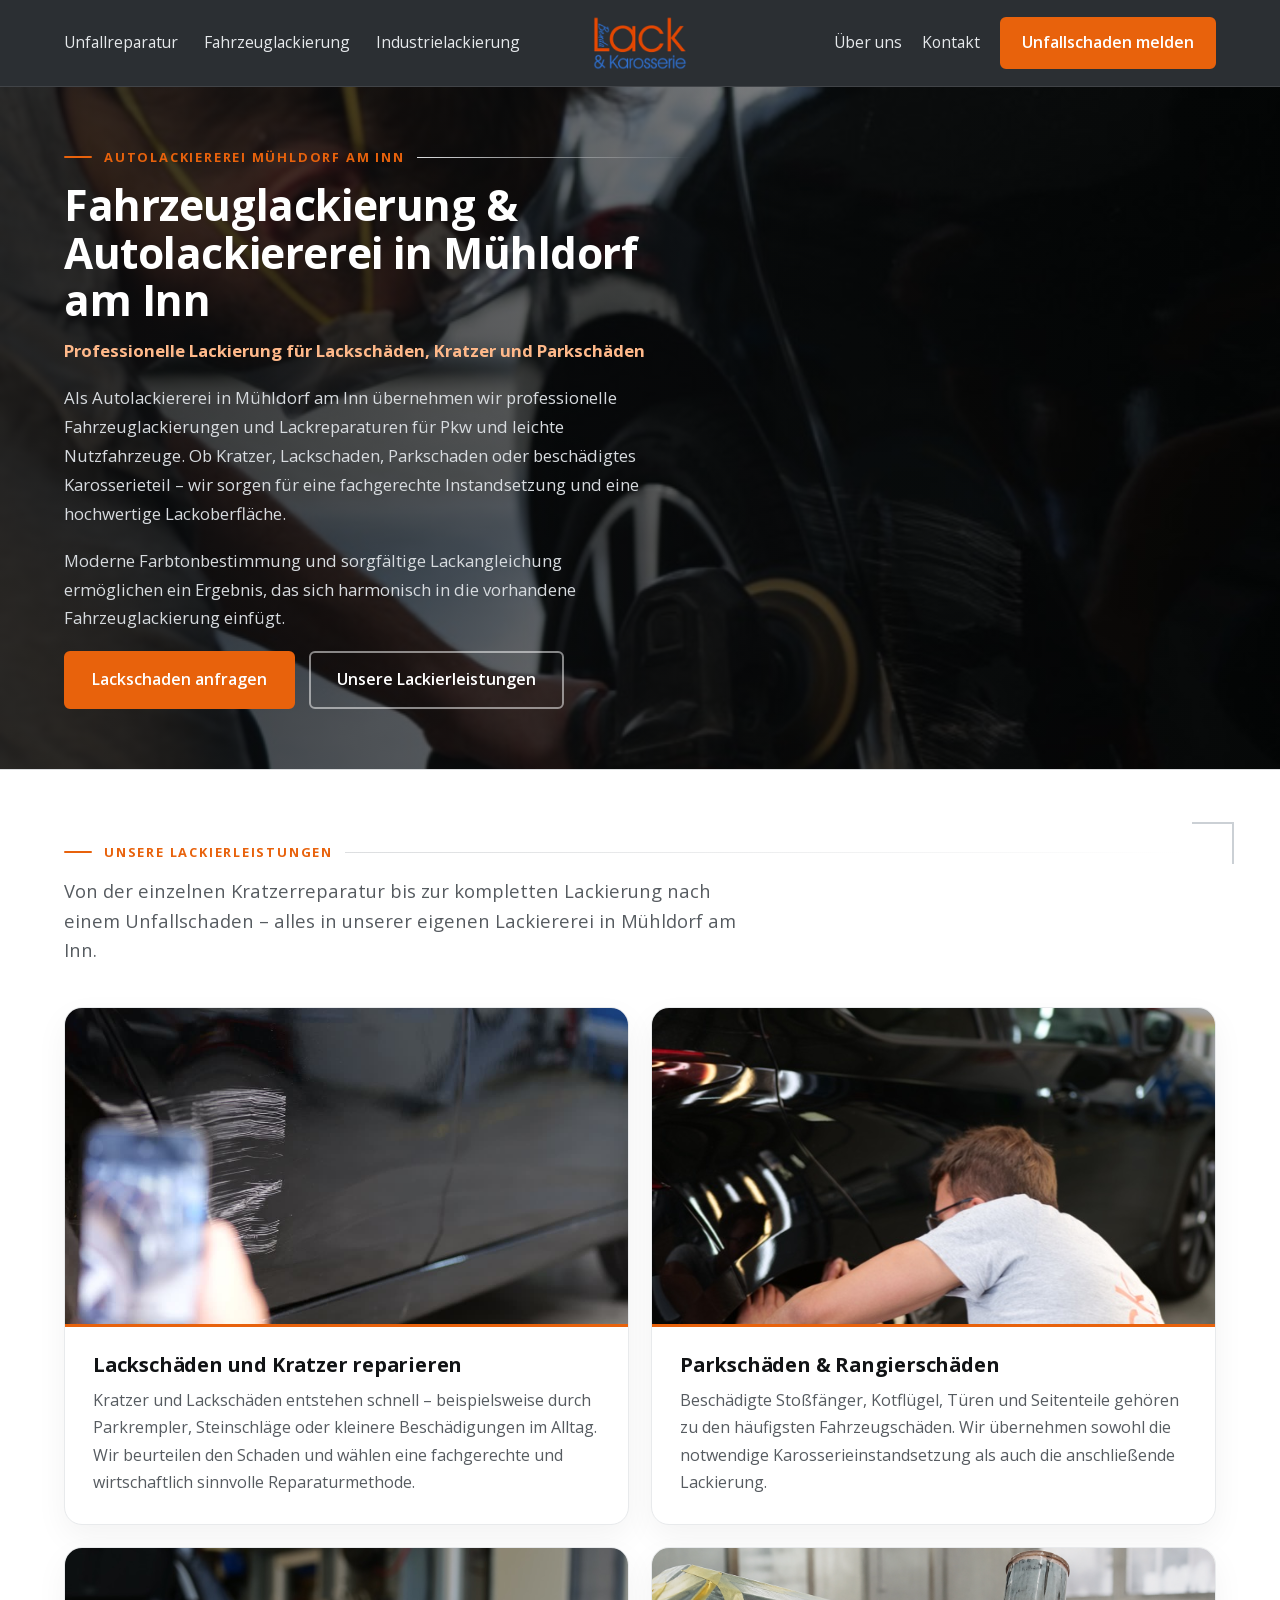
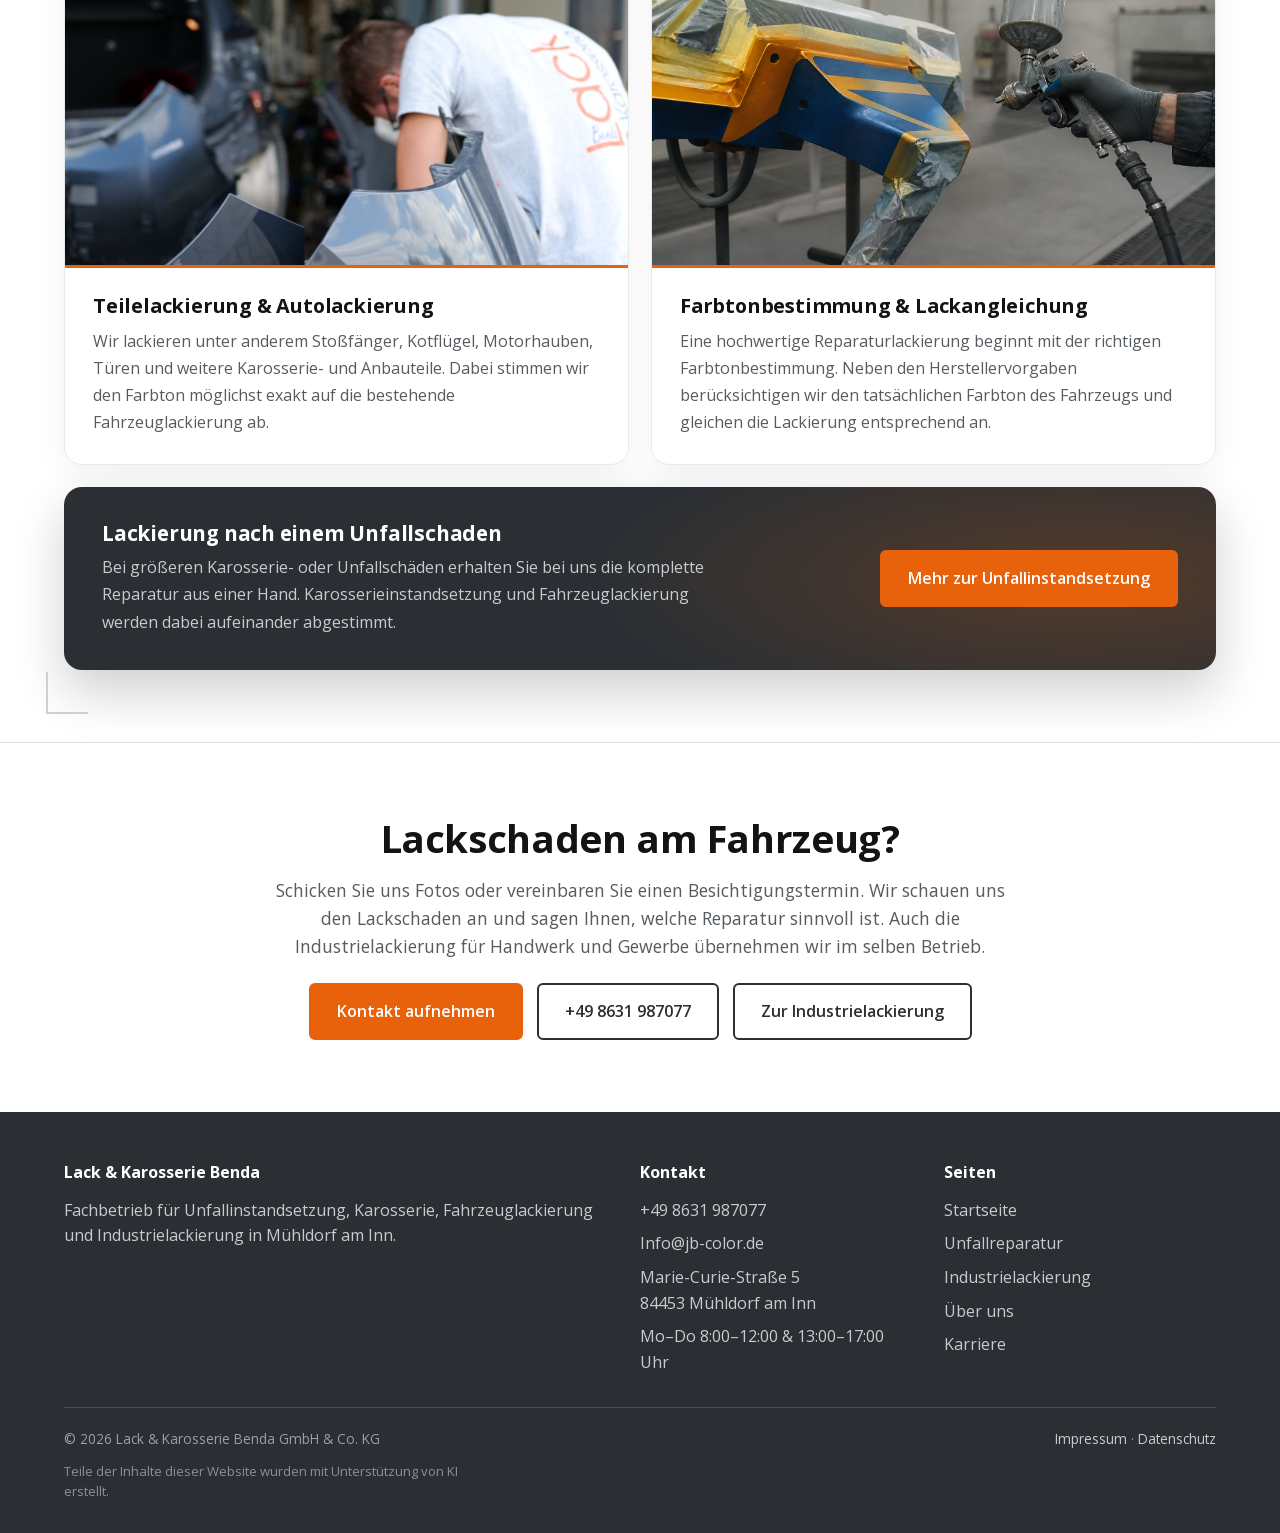
<file: fahrzeuglackierung.html>
<!DOCTYPE html>
<html lang="de">
<head>
  <meta charset="UTF-8">
  <meta name="viewport" content="width=device-width, initial-scale=1.0">
  <title>Autolackiererei &amp; Fahrzeuglackierung Mühldorf | Benda</title>
  <meta name="description" content="Fahrzeuglackierung in Mühldorf: Lackschäden, Kratzer, Parkschäden, Stoßfänger und Karosserieteile professionell lackieren und reparieren.">
  <link rel="canonical" href="https://www.jb-color.de/fahrzeuglackierung.html">
  <meta property="og:type" content="website">
  <meta property="og:title" content="Autolackiererei &amp; Fahrzeuglackierung Mühldorf | Benda">
  <meta property="og:description" content="Fahrzeuglackierung in Mühldorf: Lackschäden, Kratzer, Parkschäden, Stoßfänger und Karosserieteile professionell lackieren und reparieren.">
  <meta property="og:url" content="https://www.jb-color.de/fahrzeuglackierung.html">
  <meta property="og:image" content="https://www.jb-color.de/assets/img/galerie-arbeit-4.jpg">
  <meta property="og:locale" content="de_DE">
  <link rel="stylesheet" href="styles.css?v=54">

  <script type="application/ld+json">
  {
    "@context": "https://schema.org",
    "@type": "Service",
    "name": "Fahrzeuglackierung und Lackreparatur",
    "serviceType": "Fahrzeuglackierung",
    "url": "https://www.jb-color.de/fahrzeuglackierung.html",
    "description": "Professionelle Fahrzeuglackierung und Lackreparatur für Lackschäden, Kratzer, Parkschäden, Stoßfänger und Karosserieteile in Mühldorf am Inn.",
    "areaServed": [
      { "@type": "City", "name": "Mühldorf am Inn" },
      { "@type": "City", "name": "Waldkraiburg" },
      { "@type": "City", "name": "Ampfing" },
      { "@type": "City", "name": "Töging am Inn" },
      { "@type": "City", "name": "Altötting" },
      { "@type": "City", "name": "Neumarkt-Sankt Veit" }
    ],
    "provider": {
      "@type": "AutoRepair",
      "@id": "https://www.jb-color.de/#betrieb",
      "name": "Lack & Karosserie Benda GmbH & Co. KG",
      "telephone": "+49 8631 987077",
      "address": {
        "@type": "PostalAddress",
        "streetAddress": "Marie-Curie-Straße 5",
        "postalCode": "84453",
        "addressLocality": "Mühldorf am Inn",
        "addressCountry": "DE"
      }
    }
  }
  </script>
  <script type="application/ld+json">
  {
    "@context": "https://schema.org",
    "@type": "BreadcrumbList",
    "itemListElement": [
      { "@type": "ListItem", "position": 1, "name": "Startseite", "item": "https://www.jb-color.de/" },
      { "@type": "ListItem", "position": 2, "name": "Fahrzeuglackierung", "item": "https://www.jb-color.de/fahrzeuglackierung.html" }
    ]
  }
  </script>
</head>
<body>

  <!-- ================= HEADER (Anthrazit) ================= -->
  <header class="site-header dark">
    <div class="container header-3col">
      <button class="burger" type="button" aria-label="Menü öffnen" aria-expanded="false" aria-controls="mobilMenue">
        <span></span><span></span><span></span>
      </button>
      <nav class="nav-left">
        <a href="unfallreparatur.html">Unfallreparatur</a>
        <a href="fahrzeuglackierung.html">Fahrzeuglackierung</a>
        <a href="industrielackierung.html">Industrielackierung</a>
      </nav>
      <a href="index.html" class="header-logo" aria-label="Zur Startseite">
        <img src="assets/img/logo-frei.png" alt="Lack &amp; Karosserie Benda – Fachbetrieb in Mühldorf am Inn">
      </a>
      <div class="nav-right">
        <a href="ueber-uns.html" class="nav-link">Über uns</a>
        <a href="unfallreparatur.html#kontakt" class="nav-link">Kontakt</a>
        <a href="unfallreparatur.html#schaden-selektor" class="btn btn-primary"><span class="nur-mobil">Schaden melden</span><span class="nur-desktop">Unfallschaden melden</span></a>
      </div>
    </div>
    <nav class="mobil-menue" id="mobilMenue" aria-label="Hauptmenü">
        <a href="unfallreparatur.html">Unfallreparatur</a>
        <a href="fahrzeuglackierung.html">Fahrzeuglackierung</a>
        <a href="industrielackierung.html">Industrielackierung</a>
        <a href="ueber-uns.html">Über uns</a>
        <a href="karriere.html">Karriere</a>
        <a href="unfallreparatur.html#kontakt">Kontakt</a>
    </nav>
  </header>

  <main>

    <!-- ================= HERO ================= -->
    <section class="lack-hero">
      <div class="container">
        <div class="lack-card">
          <span class="eyebrow">Autolackiererei Mühldorf am Inn</span>
          <h1>Fahrzeuglackierung &amp; Autolackiererei in Mühldorf am Inn</h1>
          <p class="start-sub">Professionelle Lackierung für Lackschäden, Kratzer und Parkschäden</p>
          <p>Als Autolackiererei in Mühldorf am Inn übernehmen wir professionelle Fahrzeuglackierungen und Lackreparaturen<span class="nur-desktop"> für Pkw und leichte Nutzfahrzeuge. Ob Kratzer, Lackschaden, Parkschaden oder beschädigtes Karosserieteil – wir sorgen für eine fachgerechte Instandsetzung und eine hochwertige Lackoberfläche</span>.</p>
          <p class="nur-desktop">Moderne Farbtonbestimmung und sorgfältige Lackangleichung ermöglichen ein Ergebnis, das sich harmonisch in die vorhandene Fahrzeuglackierung einfügt.</p>
          <div class="btn-gruppe">
            <a href="unfallreparatur.html#kontakt" class="btn btn-primary">Lackschaden anfragen</a>
            <a href="#lackleistungen" class="btn btn-secondary">Unsere Lackierleistungen</a>
          </div>
        </div>
      </div>
    </section>

    <hr class="trenner">

    <!-- ================= LACKIERLEISTUNGEN ================= -->
    <section id="lackleistungen">
      <div class="container deco">
        <div class="sec-head-left">
          <span class="eyebrow">Unsere Lackierleistungen</span>
          <p class="lead">Von der einzelnen Kratzerreparatur bis zur kompletten Lackierung nach einem Unfallschaden – alles in unserer eigenen Lackiererei in Mühldorf am Inn.</p>
        </div>

        <div class="lack-grid">

          <article class="lack-card-item">
            <div class="lack-bild">
              <img src="assets/img/ablauf-1.jpg" alt="Kratzer und Lackschaden an einer Fahrzeugtür werden für die Lackreparatur dokumentiert" loading="lazy" decoding="async">
            </div>
            <div class="lack-text">
              <h2>Lackschäden und Kratzer reparieren</h2>
              <p>Kratzer und Lackschäden entstehen schnell – beispielsweise durch Parkrempler, Steinschläge oder kleinere Beschädigungen im Alltag. Wir beurteilen den Schaden und wählen eine fachgerechte und wirtschaftlich sinnvolle Reparaturmethode.</p>
            </div>
          </article>

          <article class="lack-card-item">
            <div class="lack-bild">
              <img src="assets/img/galerie-arbeit-2.jpg" alt="Instandsetzung eines Parkschadens an der Seitenwand eines Pkw" loading="lazy" decoding="async">
            </div>
            <div class="lack-text">
              <h2>Parkschäden &amp; Rangierschäden</h2>
              <p>Beschädigte Stoßfänger, Kotflügel, Türen und Seitenteile gehören zu den häufigsten Fahrzeugschäden. Wir übernehmen sowohl die notwendige Karosserieinstandsetzung als auch die anschließende Lackierung.</p>
            </div>
          </article>

          <article class="lack-card-item">
            <div class="lack-bild">
              <img src="assets/img/galerie-arbeit-3.jpg" alt="Abgeklebtes Karosserieteil vor der Teilelackierung in der Lackierkabine" loading="lazy" decoding="async">
            </div>
            <div class="lack-text">
              <h2>Teilelackierung &amp; Autolackierung</h2>
              <p>Wir lackieren unter anderem Stoßfänger, Kotflügel, Motorhauben, Türen und weitere Karosserie- und Anbauteile. Dabei stimmen wir den Farbton möglichst exakt auf die bestehende Fahrzeuglackierung ab.</p>
            </div>
          </article>

          <article class="lack-card-item">
            <div class="lack-bild">
              <img class="bild-rechts" src="assets/img/ind-schablonieren.jpg" alt="Lackierpistole beim Auftragen des angemischten Farbtons" loading="lazy" decoding="async">
            </div>
            <div class="lack-text">
              <h2>Farbtonbestimmung &amp; Lackangleichung</h2>
              <p>Eine hochwertige Reparaturlackierung beginnt mit der richtigen Farbtonbestimmung. Neben den Herstellervorgaben berücksichtigen wir den tatsächlichen Farbton des Fahrzeugs und gleichen die Lackierung entsprechend an.</p>
            </div>
          </article>

          <!-- Hervorgehoben: Brücke zur Unfallinstandsetzung -->
          <article class="lack-highlight">
            <div class="lack-hl-text">
              <h2>Lackierung nach einem Unfallschaden</h2>
              <p>Bei größeren Karosserie- oder Unfallschäden erhalten Sie bei uns die komplette Reparatur aus einer Hand. Karosserieinstandsetzung und Fahrzeuglackierung werden dabei aufeinander abgestimmt.</p>
            </div>
            <a href="unfallreparatur.html" class="btn btn-primary">Mehr zur Unfallinstandsetzung</a>
          </article>

        </div>
      </div>
    </section>

    <hr class="trenner">

    <!-- ================= CTA ================= -->
    <section id="anfrage">
      <div class="container">
        <div class="ind-cta zentriert">
          <h2>Lackschaden am Fahrzeug?</h2>
          <p>Schicken Sie uns Fotos oder vereinbaren Sie einen Besichtigungstermin. Wir schauen uns den Lackschaden an und sagen Ihnen, welche Reparatur sinnvoll ist. Auch die Industrielackierung für Handwerk und Gewerbe übernehmen wir im selben Betrieb.</p>
          <div class="btn-gruppe">
            <a href="unfallreparatur.html#kontakt" class="btn btn-primary">Kontakt aufnehmen</a>
            <a href="tel:+498631987077" class="btn btn-secondary">+49 8631 987077</a>
            <a href="industrielackierung.html" class="btn btn-secondary">Zur Industrielackierung</a>
          </div>
        </div>
      </div>
    </section>

  </main>

  <!-- ================= FOOTER ================= -->
  <footer class="site-footer">
    <div class="container">
      <div class="footer-grid">
        <div>
          <h4>Lack &amp; Karosserie Benda</h4>
          <p style="color:#c7ccd1;">Fachbetrieb für Unfallinstandsetzung, Karosserie, Fahrzeuglackierung und Industrielackierung in Mühldorf am Inn.</p>
        </div>
        <div>
          <h4>Kontakt</h4>
          <ul class="footer-links">
            <li><a href="tel:+498631987077">+49 8631 987077</a></li>
            <li><a href="mailto:Info@jb-color.de">Info@jb-color.de</a></li>
            <li>Marie-Curie-Straße 5<br>84453 Mühldorf am Inn</li>
            <li style="color:#c7ccd1;">Mo–Do 8:00–12:00 &amp; 13:00–17:00 Uhr</li>
          </ul>
        </div>
        <div>
          <h4>Seiten</h4>
          <ul class="footer-links">
            <li><a href="index.html">Startseite</a></li>
            <li><a href="unfallreparatur.html">Unfallreparatur</a></li>
            <li><a href="industrielackierung.html">Industrielackierung</a></li>
            <li><a href="ueber-uns.html">Über uns</a></li>
            <li><a href="karriere.html">Karriere</a></li>
          </ul>
        </div>
      </div>
      <div class="footer-unten">
        <span>© 2026 Lack &amp; Karosserie Benda GmbH &amp; Co. KG</span>
        <span>
          <a href="impressum.html">Impressum</a> ·
          <a href="datenschutz.html">Datenschutz</a>
        </span>
      </div>
      <p class="footer-ki">Teile der Inhalte dieser Website wurden mit Unterstützung von KI erstellt.</p>
    </div>
  </footer>


  <script>
    (function () {
      var b = document.querySelector('.burger'),
          m = document.getElementById('mobilMenue');
      if (!b || !m) return;
      function setOpen(open) {
        b.setAttribute('aria-expanded', open ? 'true' : 'false');
        b.setAttribute('aria-label', open ? 'Menü schließen' : 'Menü öffnen');
        m.classList.toggle('offen', open);
        b.classList.toggle('offen', open);
        document.body.classList.toggle('menue-offen', open);
      }
      b.addEventListener('click', function () {
        setOpen(b.getAttribute('aria-expanded') !== 'true');
      });
      m.addEventListener('click', function (e) {
        if (e.target.tagName === 'A') setOpen(false);
      });
      document.addEventListener('keydown', function (e) {
        if (e.key === 'Escape') setOpen(false);
      });
      window.addEventListener('resize', function () {
        if (window.innerWidth > 780) setOpen(false);
      });
    })();
  </script>
</body>
</html>
</file>
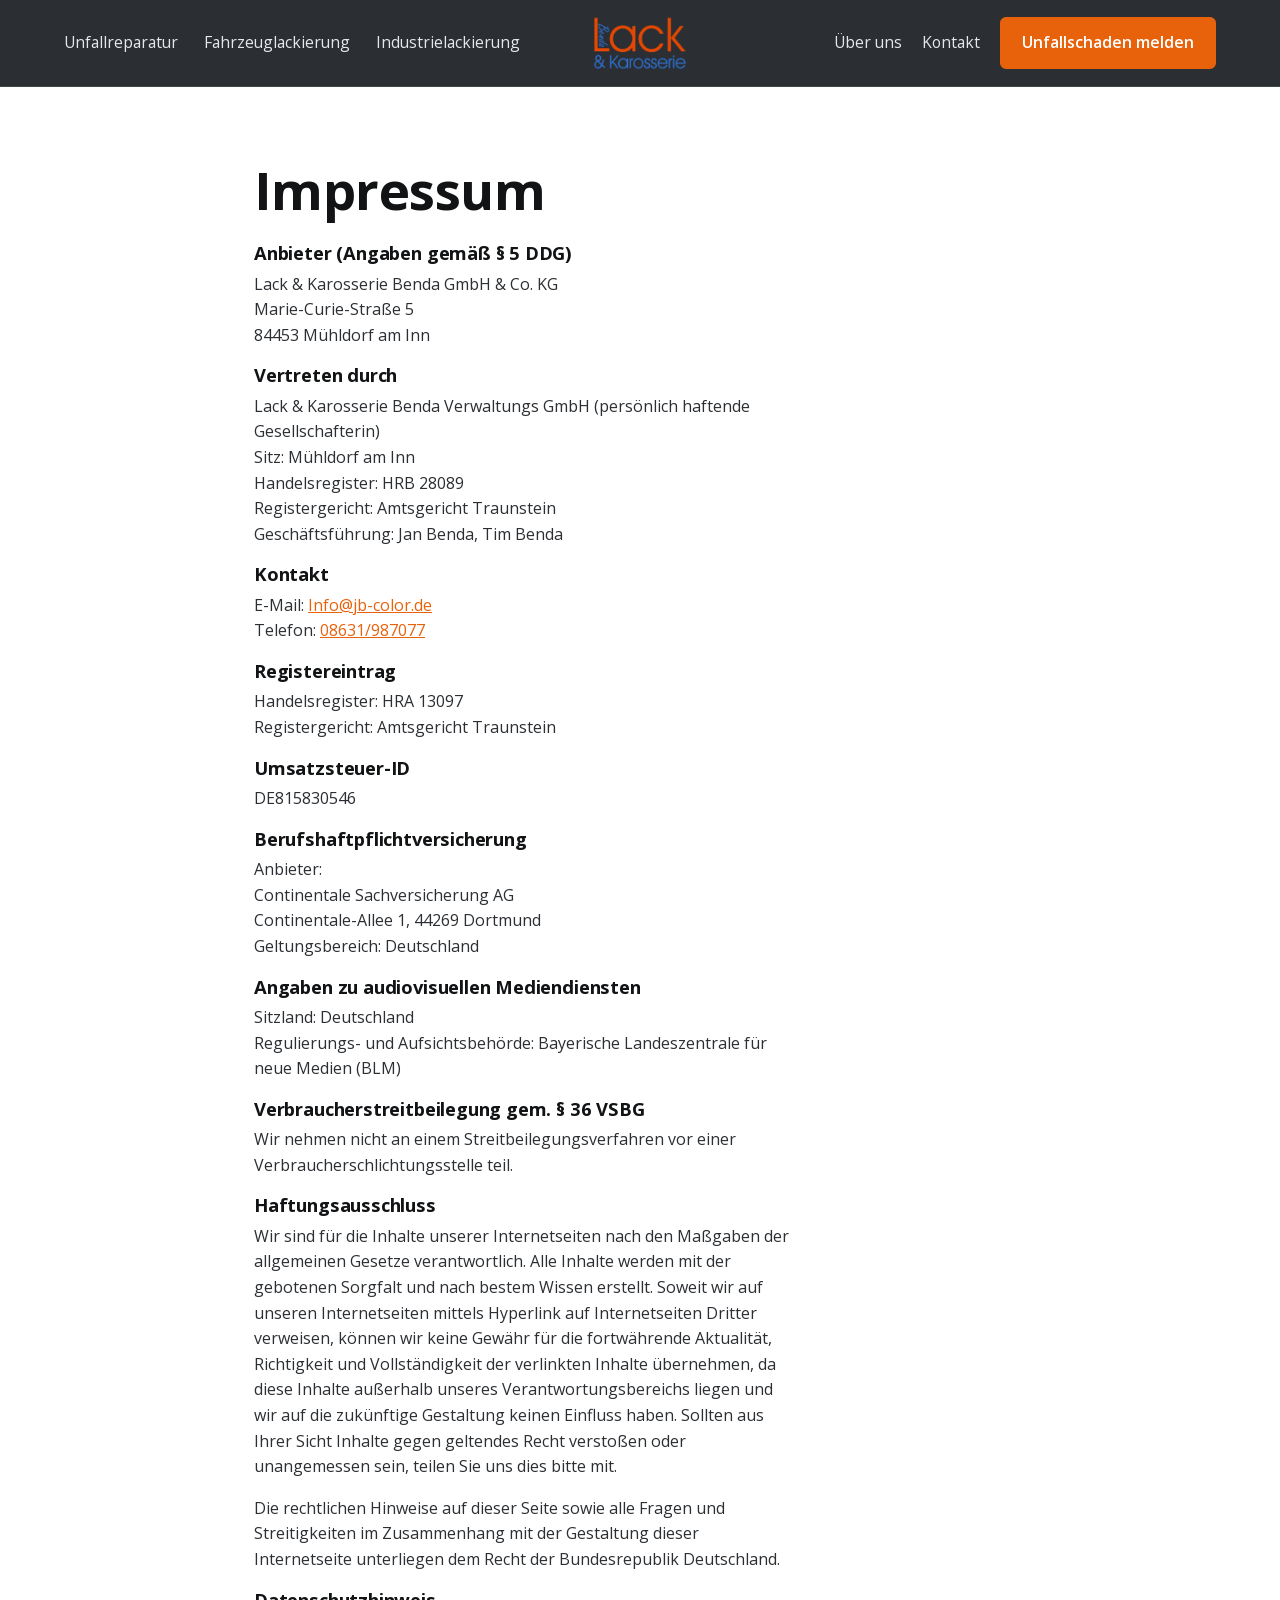
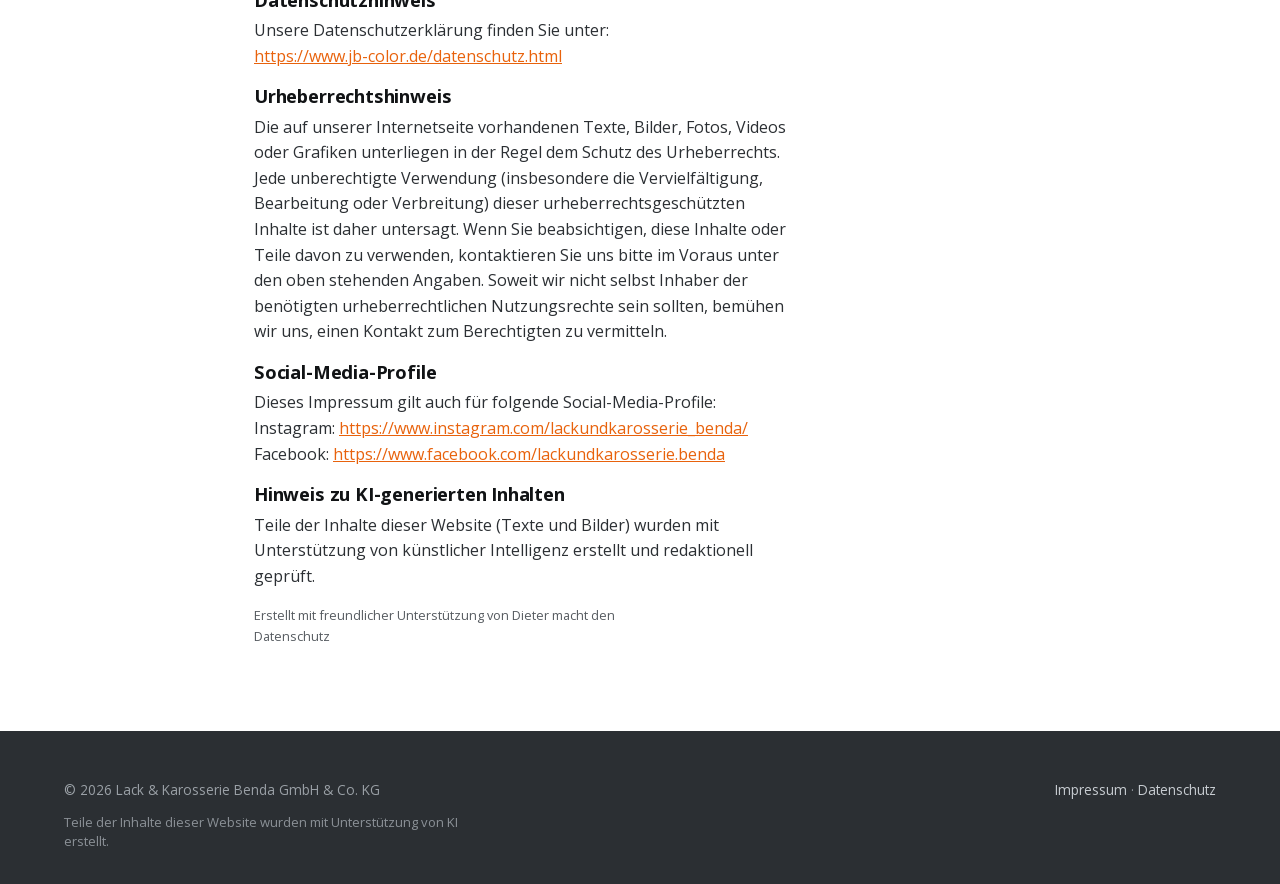
<file: impressum.html>
<!DOCTYPE html>
<html lang="de">
<head>
  <meta charset="UTF-8">
  <meta name="viewport" content="width=device-width, initial-scale=1.0">
  <title>Impressum – Lack & Karosserie Benda GmbH & Co. KG</title>
  <meta name="robots" content="noindex">
  <link rel="canonical" href="https://www.jb-color.de/impressum.html">
  <link rel="stylesheet" href="styles.css?v=54">
</head>
<body>

  <header class="site-header dark">
    <div class="container header-3col">
      <button class="burger" type="button" aria-label="Menü öffnen" aria-expanded="false" aria-controls="mobilMenue">
        <span></span><span></span><span></span>
      </button>
      <nav class="nav-left">
        <a href="unfallreparatur.html">Unfallreparatur</a>
        <a href="fahrzeuglackierung.html">Fahrzeuglackierung</a>
        <a href="industrielackierung.html">Industrielackierung</a>
      </nav>
      <a href="index.html" class="header-logo" aria-label="Zur Startseite">
        <img src="assets/img/logo-frei.png" alt="Benda Lack &amp; Karosserie">
      </a>
      <div class="nav-right">
        <a href="ueber-uns.html" class="nav-link">Über uns</a>
        <a href="unfallreparatur.html#kontakt" class="nav-link">Kontakt</a>
        <a href="unfallreparatur.html#schaden-selektor" class="btn btn-primary"><span class="nur-mobil">Schaden melden</span><span class="nur-desktop">Unfallschaden melden</span></a>
      </div>
    </div>
    <nav class="mobil-menue" id="mobilMenue" aria-label="Hauptmenü">
        <a href="unfallreparatur.html">Unfallreparatur</a>
        <a href="fahrzeuglackierung.html">Fahrzeuglackierung</a>
        <a href="industrielackierung.html">Industrielackierung</a>
        <a href="ueber-uns.html">Über uns</a>
        <a href="karriere.html">Karriere</a>
        <a href="unfallreparatur.html#kontakt">Kontakt</a>
    </nav>
  </header>

  <main>
    <section>
      <div class="container" style="max-width:820px; overflow-wrap:anywhere;">
        <h1>Impressum</h1>

        <h3>Anbieter (Angaben gemäß § 5 DDG)</h3>
        <p>
          Lack &amp; Karosserie Benda GmbH &amp; Co. KG<br>
          Marie-Curie-Straße 5<br>
          84453 Mühldorf am Inn
        </p>

        <h3>Vertreten durch</h3>
        <p>
          Lack &amp; Karosserie Benda Verwaltungs GmbH (persönlich haftende Gesellschafterin)<br>
          Sitz: Mühldorf am Inn<br>
          Handelsregister: HRB 28089<br>
          Registergericht: Amtsgericht Traunstein<br>
          Geschäftsführung: Jan Benda, Tim Benda
        </p>

        <h3>Kontakt</h3>
        <p>
          E-Mail: <a href="mailto:Info@jb-color.de">Info@jb-color.de</a><br>
          Telefon: <a href="tel:+498631987077">08631/987077</a>
        </p>

        <h3>Registereintrag</h3>
        <p>
          Handelsregister: HRA 13097<br>
          Registergericht: Amtsgericht Traunstein
        </p>

        <h3>Umsatzsteuer-ID</h3>
        <p>DE815830546</p>

        <h3>Berufshaftpflichtversicherung</h3>
        <p>
          Anbieter:<br>
          Continentale Sachversicherung AG<br>
          Continentale-Allee 1, 44269 Dortmund<br>
          Geltungsbereich: Deutschland
        </p>

        <h3>Angaben zu audiovisuellen Mediendiensten</h3>
        <p>
          Sitzland: Deutschland<br>
          Regulierungs- und Aufsichtsbehörde: Bayerische Landeszentrale für neue Medien (BLM)
        </p>

        <h3>Verbraucherstreitbeilegung gem. § 36 VSBG</h3>
        <p>Wir nehmen nicht an einem Streitbeilegungsverfahren vor einer Verbraucherschlichtungsstelle teil.</p>

        <h3>Haftungsausschluss</h3>
        <p>Wir sind für die Inhalte unserer Internetseiten nach den Maßgaben der allgemeinen Gesetze verantwortlich. Alle Inhalte werden mit der gebotenen Sorgfalt und nach bestem Wissen erstellt. Soweit wir auf unseren Internetseiten mittels Hyperlink auf Internetseiten Dritter verweisen, können wir keine Gewähr für die fortwährende Aktualität, Richtigkeit und Vollständigkeit der verlinkten Inhalte übernehmen, da diese Inhalte außerhalb unseres Verantwortungsbereichs liegen und wir auf die zukünftige Gestaltung keinen Einfluss haben. Sollten aus Ihrer Sicht Inhalte gegen geltendes Recht verstoßen oder unangemessen sein, teilen Sie uns dies bitte mit.</p>
        <p>Die rechtlichen Hinweise auf dieser Seite sowie alle Fragen und Streitigkeiten im Zusammenhang mit der Gestaltung dieser Internetseite unterliegen dem Recht der Bundesrepublik Deutschland.</p>

        <h3>Datenschutzhinweis</h3>
        <p>
          Unsere Datenschutzerklärung finden Sie unter:<br>
          <a href="datenschutz.html">https://www.jb-color.de/datenschutz.html</a>
        </p>

        <h3>Urheberrechtshinweis</h3>
        <p>Die auf unserer Internetseite vorhandenen Texte, Bilder, Fotos, Videos oder Grafiken unterliegen in der Regel dem Schutz des Urheberrechts. Jede unberechtigte Verwendung (insbesondere die Vervielfältigung, Bearbeitung oder Verbreitung) dieser urheberrechtsgeschützten Inhalte ist daher untersagt. Wenn Sie beabsichtigen, diese Inhalte oder Teile davon zu verwenden, kontaktieren Sie uns bitte im Voraus unter den oben stehenden Angaben. Soweit wir nicht selbst Inhaber der benötigten urheberrechtlichen Nutzungsrechte sein sollten, bemühen wir uns, einen Kontakt zum Berechtigten zu vermitteln.</p>

        <h3>Social-Media-Profile</h3>
        <p>
          Dieses Impressum gilt auch für folgende Social-Media-Profile:<br>
          Instagram: <a href="https://www.instagram.com/lackundkarosserie_benda/">https://www.instagram.com/lackundkarosserie_benda/</a><br>
          Facebook: <a href="https://www.facebook.com/lackundkarosserie.benda">https://www.facebook.com/lackundkarosserie.benda</a>
        </p>

        <h3>Hinweis zu KI-generierten Inhalten</h3>
        <p>
          Teile der Inhalte dieser Website (Texte und Bilder) wurden mit Unterstützung von künstlicher Intelligenz erstellt und redaktionell geprüft.
        </p>

        <p style="font-size:.8rem; color:var(--grau-text);">Erstellt mit freundlicher Unterstützung von Dieter macht den Datenschutz</p>
      </div>
    </section>
  </main>

  <footer class="site-footer">
    <div class="container">
      <div class="footer-unten" style="border:0; padding-top:0;">
        <span>© 2026 Lack &amp; Karosserie Benda GmbH &amp; Co. KG</span>
        <span><a href="impressum.html">Impressum</a> · <a href="datenschutz.html">Datenschutz</a></span>
      </div>
      <p class="footer-ki">Teile der Inhalte dieser Website wurden mit Unterstützung von KI erstellt.</p>
    </div>
  </footer>


  <script>
    (function () {
      var b = document.querySelector('.burger'),
          m = document.getElementById('mobilMenue');
      if (!b || !m) return;
      function setOpen(open) {
        b.setAttribute('aria-expanded', open ? 'true' : 'false');
        b.setAttribute('aria-label', open ? 'Menü schließen' : 'Menü öffnen');
        m.classList.toggle('offen', open);
        b.classList.toggle('offen', open);
        document.body.classList.toggle('menue-offen', open);
      }
      b.addEventListener('click', function () {
        setOpen(b.getAttribute('aria-expanded') !== 'true');
      });
      m.addEventListener('click', function (e) {
        if (e.target.tagName === 'A') setOpen(false);
      });
      document.addEventListener('keydown', function (e) {
        if (e.key === 'Escape') setOpen(false);
      });
      window.addEventListener('resize', function () {
        if (window.innerWidth > 780) setOpen(false);
      });
    })();
  </script>
</body>
</html>
</file>
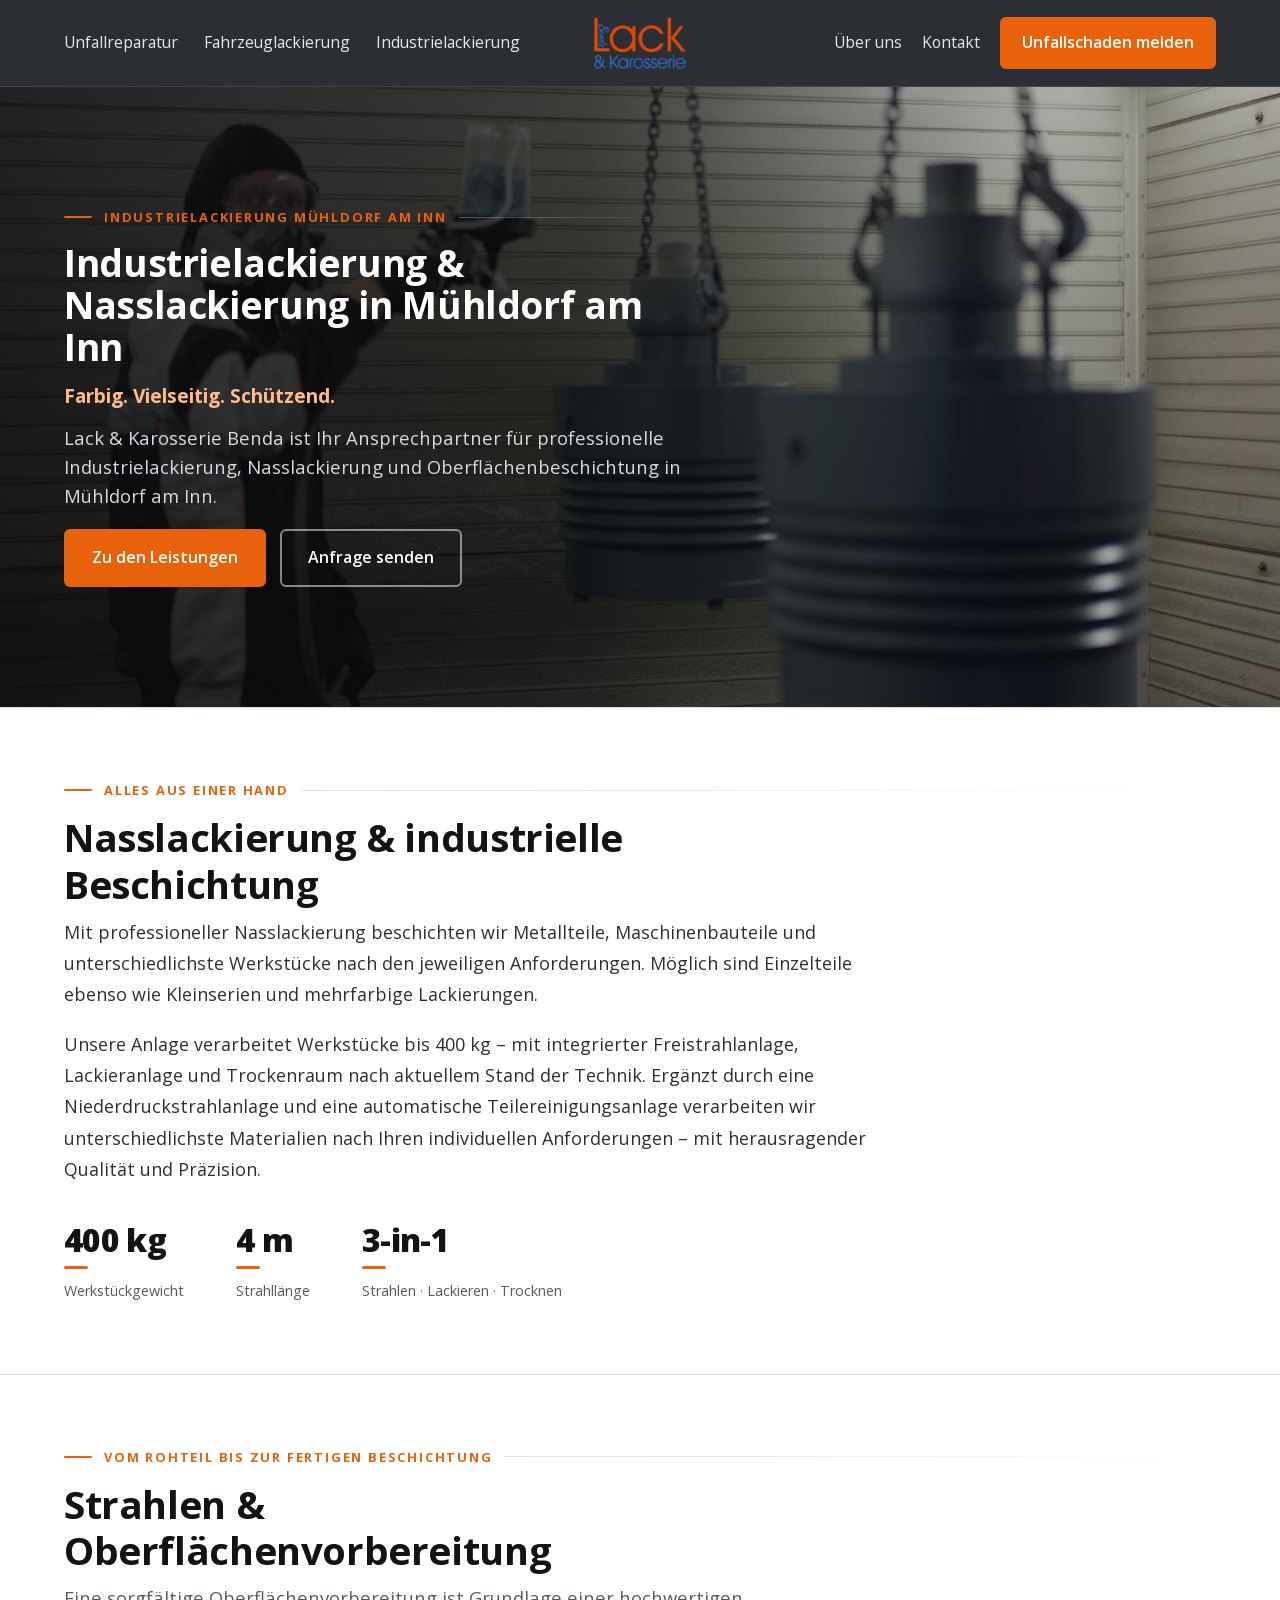
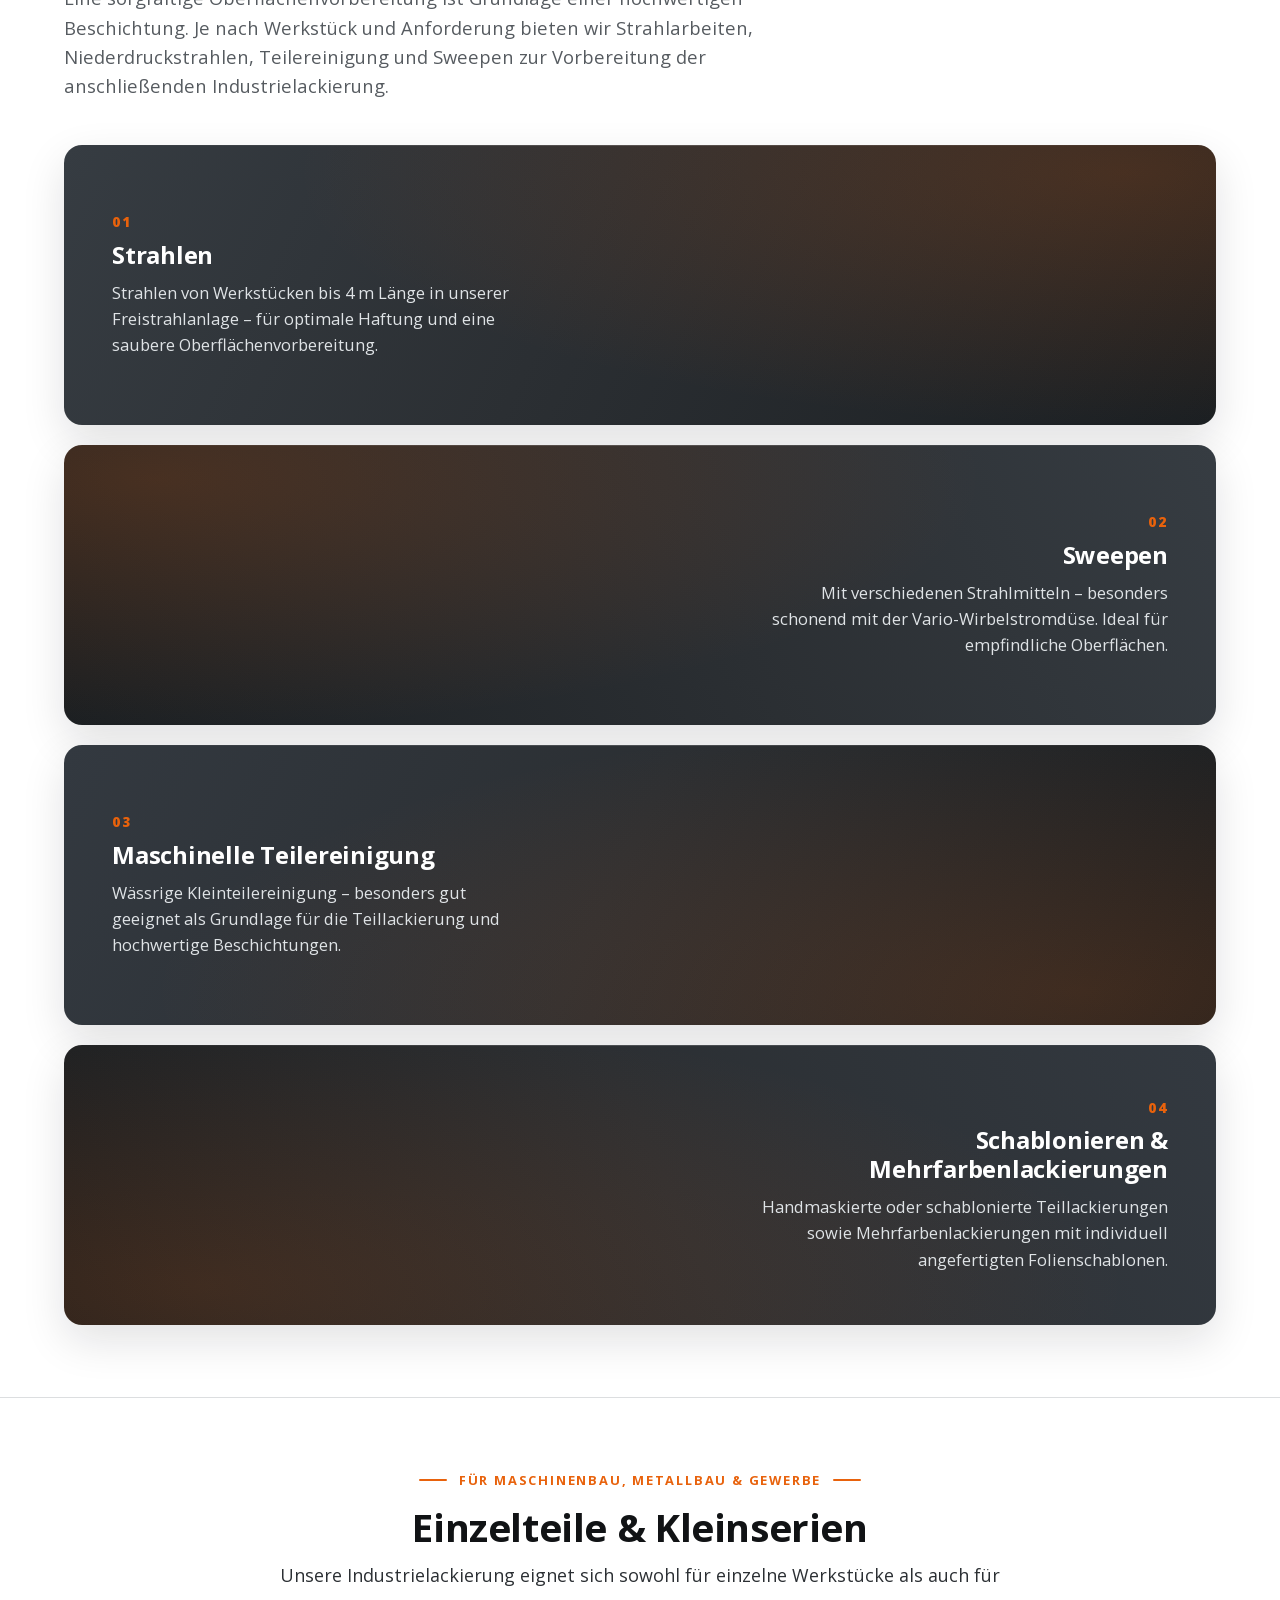
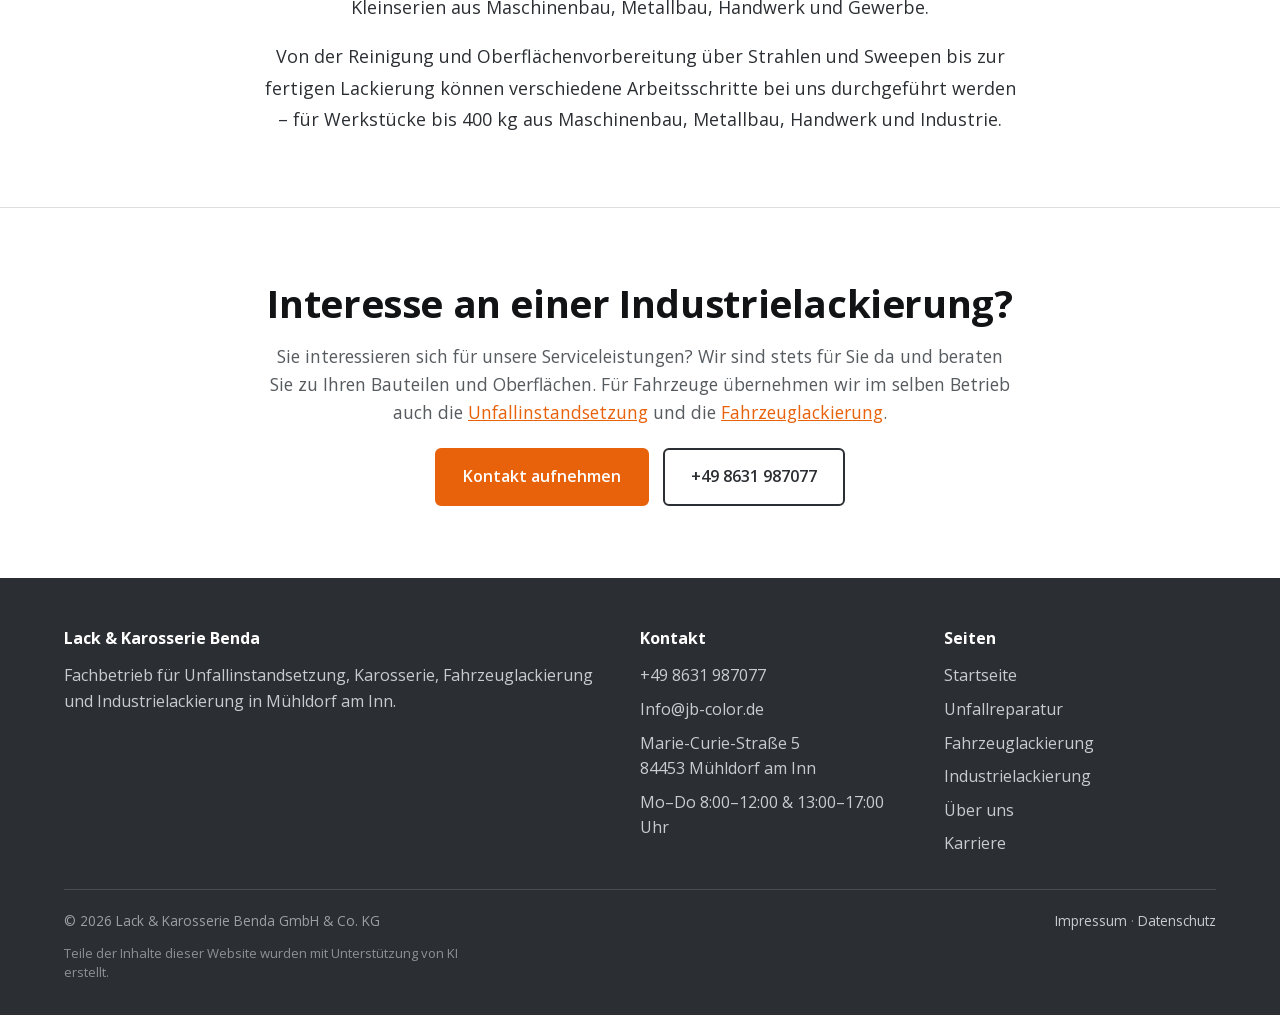
<file: industrielackierung.html>
<!DOCTYPE html>
<html lang="de">
<head>
  <meta charset="UTF-8">
  <meta name="viewport" content="width=device-width, initial-scale=1.0">
  <title>Industrielackierung &amp; Nasslackierung Mühldorf | Benda</title>
  <meta name="description" content="Industrielackierung in Mühldorf: Nasslackierung, Strahlen und Oberflächenbeschichtung für Einzelteile und Kleinserien aus Industrie und Handwerk.">
  <link rel="canonical" href="https://www.jb-color.de/industrielackierung.html">
  <meta property="og:type" content="website">
  <meta property="og:title" content="Industrielackierung &amp; Nasslackierung Mühldorf | Benda">
  <meta property="og:description" content="Industrielackierung in Mühldorf: Nasslackierung, Strahlen und Oberflächenbeschichtung für Einzelteile und Kleinserien aus Industrie und Handwerk.">
  <meta property="og:url" content="https://www.jb-color.de/industrielackierung.html">
  <meta property="og:image" content="https://www.jb-color.de/assets/img/industrie-splash.jpg">
  <meta property="og:locale" content="de_DE">

  <script type="application/ld+json">
  {
    "@context": "https://schema.org",
    "@type": "Service",
    "name": "Industrielackierung und Nasslackierung",
    "serviceType": "Industrielackierung",
    "url": "https://www.jb-color.de/industrielackierung.html",
    "description": "Industrielackierung, Nasslackierung, Strahlen und Oberflächenbeschichtung für Einzelteile, Kleinserien und Werkstücke bis 400 kg in Mühldorf am Inn.",
    "areaServed": [
      { "@type": "City", "name": "Mühldorf am Inn" },
      { "@type": "City", "name": "Waldkraiburg" },
      { "@type": "City", "name": "Ampfing" },
      { "@type": "City", "name": "Töging am Inn" },
      { "@type": "City", "name": "Altötting" },
      { "@type": "City", "name": "Neumarkt-Sankt Veit" }
    ],
    "provider": {
      "@type": "AutoRepair",
      "@id": "https://www.jb-color.de/#betrieb",
      "name": "Lack & Karosserie Benda GmbH & Co. KG",
      "telephone": "+49 8631 987077",
      "address": {
        "@type": "PostalAddress",
        "streetAddress": "Marie-Curie-Straße 5",
        "postalCode": "84453",
        "addressLocality": "Mühldorf am Inn",
        "addressCountry": "DE"
      }
    }
  }
  </script>
  <script type="application/ld+json">
  {
    "@context": "https://schema.org",
    "@type": "BreadcrumbList",
    "itemListElement": [
      { "@type": "ListItem", "position": 1, "name": "Startseite", "item": "https://www.jb-color.de/" },
      { "@type": "ListItem", "position": 2, "name": "Industrielackierung", "item": "https://www.jb-color.de/industrielackierung.html" }
    ]
  }
  </script>
  <link rel="stylesheet" href="styles.css?v=54">
</head>
<body>

  <!-- ================= HEADER (Anthrazit) ================= -->
  <header class="site-header dark">
    <div class="container header-3col">
      <button class="burger" type="button" aria-label="Menü öffnen" aria-expanded="false" aria-controls="mobilMenue">
        <span></span><span></span><span></span>
      </button>
      <nav class="nav-left">
        <a href="unfallreparatur.html">Unfallreparatur</a>
        <a href="fahrzeuglackierung.html">Fahrzeuglackierung</a>
        <a href="industrielackierung.html">Industrielackierung</a>
      </nav>
      <a href="index.html" class="header-logo" aria-label="Zur Startseite">
        <img src="assets/img/logo-frei.png" alt="Benda Lack &amp; Karosserie">
      </a>
      <div class="nav-right">
        <a href="ueber-uns.html" class="nav-link">Über uns</a>
        <a href="unfallreparatur.html#kontakt" class="nav-link">Kontakt</a>
        <a href="unfallreparatur.html#schaden-selektor" class="btn btn-primary"><span class="nur-mobil">Schaden melden</span><span class="nur-desktop">Unfallschaden melden</span></a>
      </div>
    </div>
    <nav class="mobil-menue" id="mobilMenue" aria-label="Hauptmenü">
        <a href="unfallreparatur.html">Unfallreparatur</a>
        <a href="fahrzeuglackierung.html">Fahrzeuglackierung</a>
        <a href="industrielackierung.html">Industrielackierung</a>
        <a href="ueber-uns.html">Über uns</a>
        <a href="karriere.html">Karriere</a>
        <a href="unfallreparatur.html#kontakt">Kontakt</a>
    </nav>
  </header>

  <main>

    <!-- ================= HERO (lackierte Serienbauteile + Kasten) ================= -->
    <section class="ind-hero">
      <div class="container">
        <div class="kar-card">
          <span class="eyebrow">Industrielackierung Mühldorf am Inn</span>
          <h1>Industrielackierung &amp; Nasslackierung in Mühldorf am Inn</h1>
          <p class="start-sub">Farbig. Vielseitig. Schützend.</p>
          <p class="lead"><span class="nur-desktop">Lack &amp; Karosserie Benda ist </span>Ihr Ansprechpartner für professionelle Industrielackierung, Nasslackierung und Oberflächenbeschichtung<span class="nur-desktop"> in Mühldorf am Inn</span>.</p>
          <div class="btn-gruppe">
            <a href="#leistungen" class="btn btn-primary">Zu den Leistungen</a>
            <a href="unfallreparatur.html#kontakt" class="btn btn-secondary">Anfrage senden</a>
          </div>
        </div>
      </div>
    </section>

    <hr class="trenner">

    <!-- ================= INTRO / ANLAGE ================= -->
    <section id="anlage">
      <div class="container">
        <div class="sec-head-left">
          <span class="eyebrow">Alles aus einer Hand</span>
          <h2>Nasslackierung &amp; industrielle Beschichtung</h2>
        </div>
        <p class="ind-intro">Mit professioneller Nasslackierung beschichten wir Metallteile, Maschinenbauteile und unterschiedlichste Werkstücke nach den jeweiligen Anforderungen. Möglich sind Einzelteile ebenso wie Kleinserien und mehrfarbige Lackierungen.</p>
        <p class="ind-intro" style="margin-top:18px;">Unsere Anlage verarbeitet Werkstücke bis 400 kg – mit integrierter Freistrahlanlage, Lackieranlage und Trockenraum nach aktuellem Stand der Technik. Ergänzt durch eine Niederdruckstrahlanlage und eine automatische Teilereinigungsanlage verarbeiten wir unterschiedlichste Materialien nach Ihren individuellen Anforderungen – mit herausragender Qualität und Präzision.</p>

        <div class="ind-facts">
          <div class="fact"><span class="fact-num">400 kg</span><span class="fact-label">Werkstückgewicht</span></div>
          <div class="fact"><span class="fact-num">4 m</span><span class="fact-label">Strahllänge</span></div>
          <div class="fact"><span class="fact-num">3-in-1</span><span class="fact-label">Strahlen · Lackieren · Trocknen</span></div>
        </div>
      </div>
    </section>

    <hr class="trenner">

    <!-- ================= LEISTUNGEN (Banner mit Bild + Text) ================= -->
    <section id="leistungen">
      <div class="container">
        <div class="sec-head-left">
          <span class="eyebrow">Vom Rohteil bis zur fertigen Beschichtung</span>
          <h2>Strahlen &amp; Oberflächenvorbereitung</h2>
          <p class="lead">Eine sorgfältige Oberflächenvorbereitung ist Grundlage einer hochwertigen Beschichtung. Je nach Werkstück und Anforderung bieten wir Strahlarbeiten, Niederdruckstrahlen, Teilereinigung und Sweepen zur Vorbereitung der anschließenden Industrielackierung.</p>
        </div>

        <div class="ind-list">
          <article class="ind-leistung">
            <div class="ind-content">
              <span class="ind-num">01</span>
              <h3>Strahlen</h3>
              <p>Strahlen von Werkstücken bis 4 m Länge in unserer Freistrahlanlage – für optimale Haftung und eine saubere Oberflächenvorbereitung.</p>
            </div>
          </article>

          <article class="ind-leistung rev">
            <div class="ind-content">
              <span class="ind-num">02</span>
              <h3>Sweepen</h3>
              <p>Mit verschiedenen Strahlmitteln – besonders schonend mit der Vario-Wirbelstromdüse. Ideal für empfindliche Oberflächen.</p>
            </div>
          </article>

          <article class="ind-leistung">
            <div class="ind-content">
              <span class="ind-num">03</span>
              <h3>Maschinelle Teilereinigung</h3>
              <p>Wässrige Kleinteilereinigung – besonders gut geeignet als Grundlage für die Teillackierung und hochwertige Beschichtungen.</p>
            </div>
          </article>

          <article class="ind-leistung rev">
            <div class="ind-content">
              <span class="ind-num">04</span>
              <h3>Schablonieren &amp; Mehrfarbenlackierungen</h3>
              <p>Handmaskierte oder schablonierte Teillackierungen sowie Mehrfarbenlackierungen mit individuell angefertigten Folienschablonen.</p>
            </div>
          </article>
        </div>
      </div>
    </section>

    <hr class="trenner">

    <!-- ================= EINZELTEILE & KLEINSERIEN ================= -->
    <section id="einzelteile">
      <div class="container zentriert">
        <div class="sec-head-left">
          <span class="eyebrow">Für Maschinenbau, Metallbau &amp; Gewerbe</span>
          <h2>Einzelteile &amp; Kleinserien</h2>
        </div>
        <p class="ind-intro">Unsere Industrielackierung eignet sich sowohl für einzelne Werkstücke als auch für Kleinserien aus Maschinenbau, Metallbau, Handwerk und Gewerbe.</p>
        <p class="ind-intro" style="margin-top:18px;">Von der Reinigung und Oberflächenvorbereitung über Strahlen und Sweepen bis zur fertigen Lackierung können verschiedene Arbeitsschritte bei uns durchgeführt werden – für Werkstücke bis 400 kg aus Maschinenbau, Metallbau, Handwerk und Industrie.</p>
      </div>
    </section>

    <hr class="trenner">

    <!-- ================= CTA ================= -->
    <section id="anfrage">
      <div class="container">
        <div class="ind-cta zentriert">
          <h2>Interesse an einer Industrielackierung?</h2>
          <p>Sie interessieren sich für unsere Serviceleistungen? Wir sind stets für Sie da und beraten Sie zu Ihren Bauteilen und Oberflächen. Für Fahrzeuge übernehmen wir im selben Betrieb auch die <a href="unfallreparatur.html">Unfallinstandsetzung</a> und die <a href="fahrzeuglackierung.html">Fahrzeuglackierung</a>.</p>
          <div class="btn-gruppe">
            <a href="unfallreparatur.html#kontakt" class="btn btn-primary">Kontakt aufnehmen</a>
            <a href="tel:+498631987077" class="btn btn-secondary">+49 8631 987077</a>
          </div>
        </div>
      </div>
    </section>

  </main>

  <!-- ================= FOOTER ================= -->
  <footer class="site-footer">
    <div class="container">
      <div class="footer-grid">
        <div>
          <h4>Lack &amp; Karosserie Benda</h4>
          <p style="color:#c7ccd1;">Fachbetrieb für Unfallinstandsetzung, Karosserie, Fahrzeuglackierung und Industrielackierung in Mühldorf am Inn.</p>
        </div>
        <div>
          <h4>Kontakt</h4>
          <ul class="footer-links">
            <li><a href="tel:+498631987077">+49 8631 987077</a></li>
            <li><a href="mailto:Info@jb-color.de">Info@jb-color.de</a></li>
            <li>Marie-Curie-Straße 5<br>84453 Mühldorf am Inn</li>
            <li style="color:#c7ccd1;">Mo–Do 8:00–12:00 &amp; 13:00–17:00 Uhr</li>
          </ul>
        </div>
        <div>
          <h4>Seiten</h4>
          <ul class="footer-links">
            <li><a href="index.html">Startseite</a></li>
            <li><a href="unfallreparatur.html">Unfallreparatur</a></li>
            <li><a href="fahrzeuglackierung.html">Fahrzeuglackierung</a></li>
            <li><a href="industrielackierung.html">Industrielackierung</a></li>
            <li><a href="ueber-uns.html">Über uns</a></li>
            <li><a href="karriere.html">Karriere</a></li>
          </ul>
        </div>
      </div>
      <div class="footer-unten">
        <span>© 2026 Lack &amp; Karosserie Benda GmbH &amp; Co. KG</span>
        <span>
          <a href="impressum.html">Impressum</a> ·
          <a href="datenschutz.html">Datenschutz</a>
        </span>
      </div>
      <p class="footer-ki">Teile der Inhalte dieser Website wurden mit Unterstützung von KI erstellt.</p>
    </div>
  </footer>


  <script>
    (function () {
      var b = document.querySelector('.burger'),
          m = document.getElementById('mobilMenue');
      if (!b || !m) return;
      function setOpen(open) {
        b.setAttribute('aria-expanded', open ? 'true' : 'false');
        b.setAttribute('aria-label', open ? 'Menü schließen' : 'Menü öffnen');
        m.classList.toggle('offen', open);
        b.classList.toggle('offen', open);
        document.body.classList.toggle('menue-offen', open);
      }
      b.addEventListener('click', function () {
        setOpen(b.getAttribute('aria-expanded') !== 'true');
      });
      m.addEventListener('click', function (e) {
        if (e.target.tagName === 'A') setOpen(false);
      });
      document.addEventListener('keydown', function (e) {
        if (e.key === 'Escape') setOpen(false);
      });
      window.addEventListener('resize', function () {
        if (window.innerWidth > 780) setOpen(false);
      });
    })();
  </script>
</body>
</html>
</file>
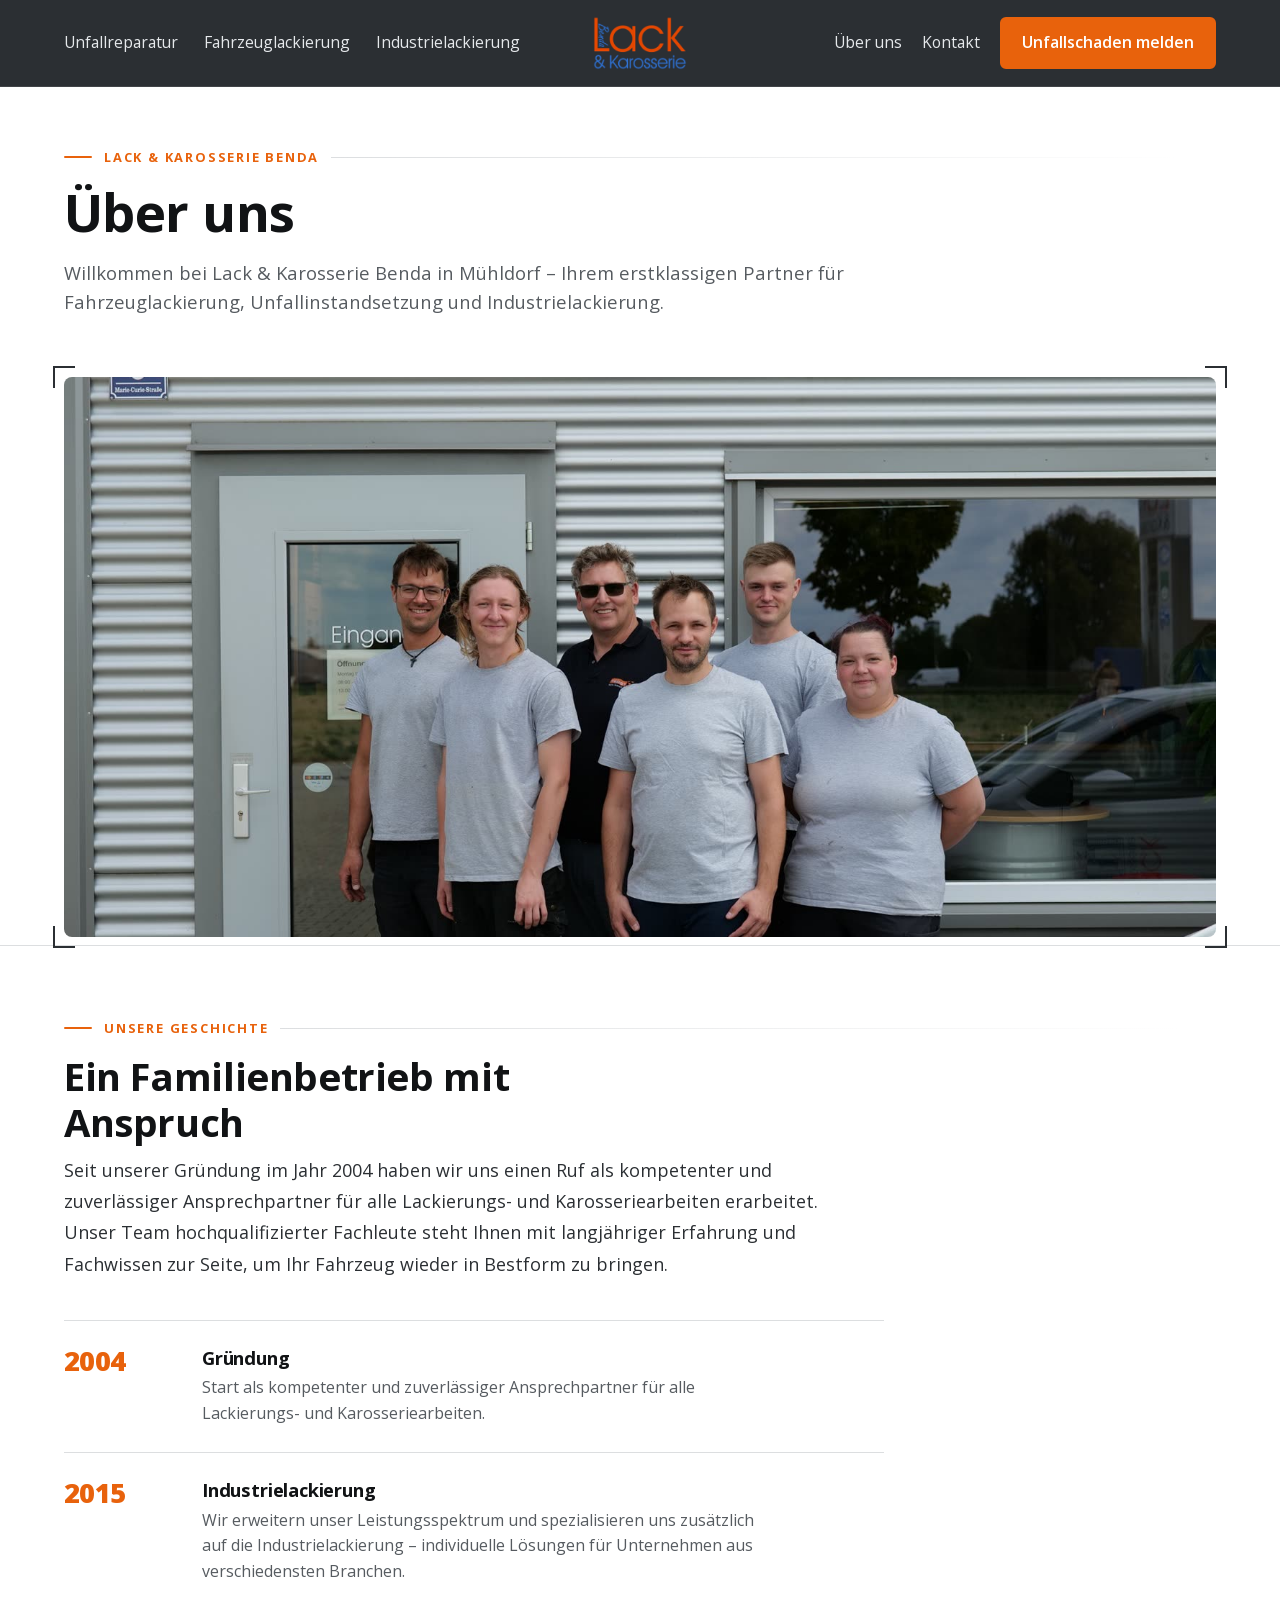
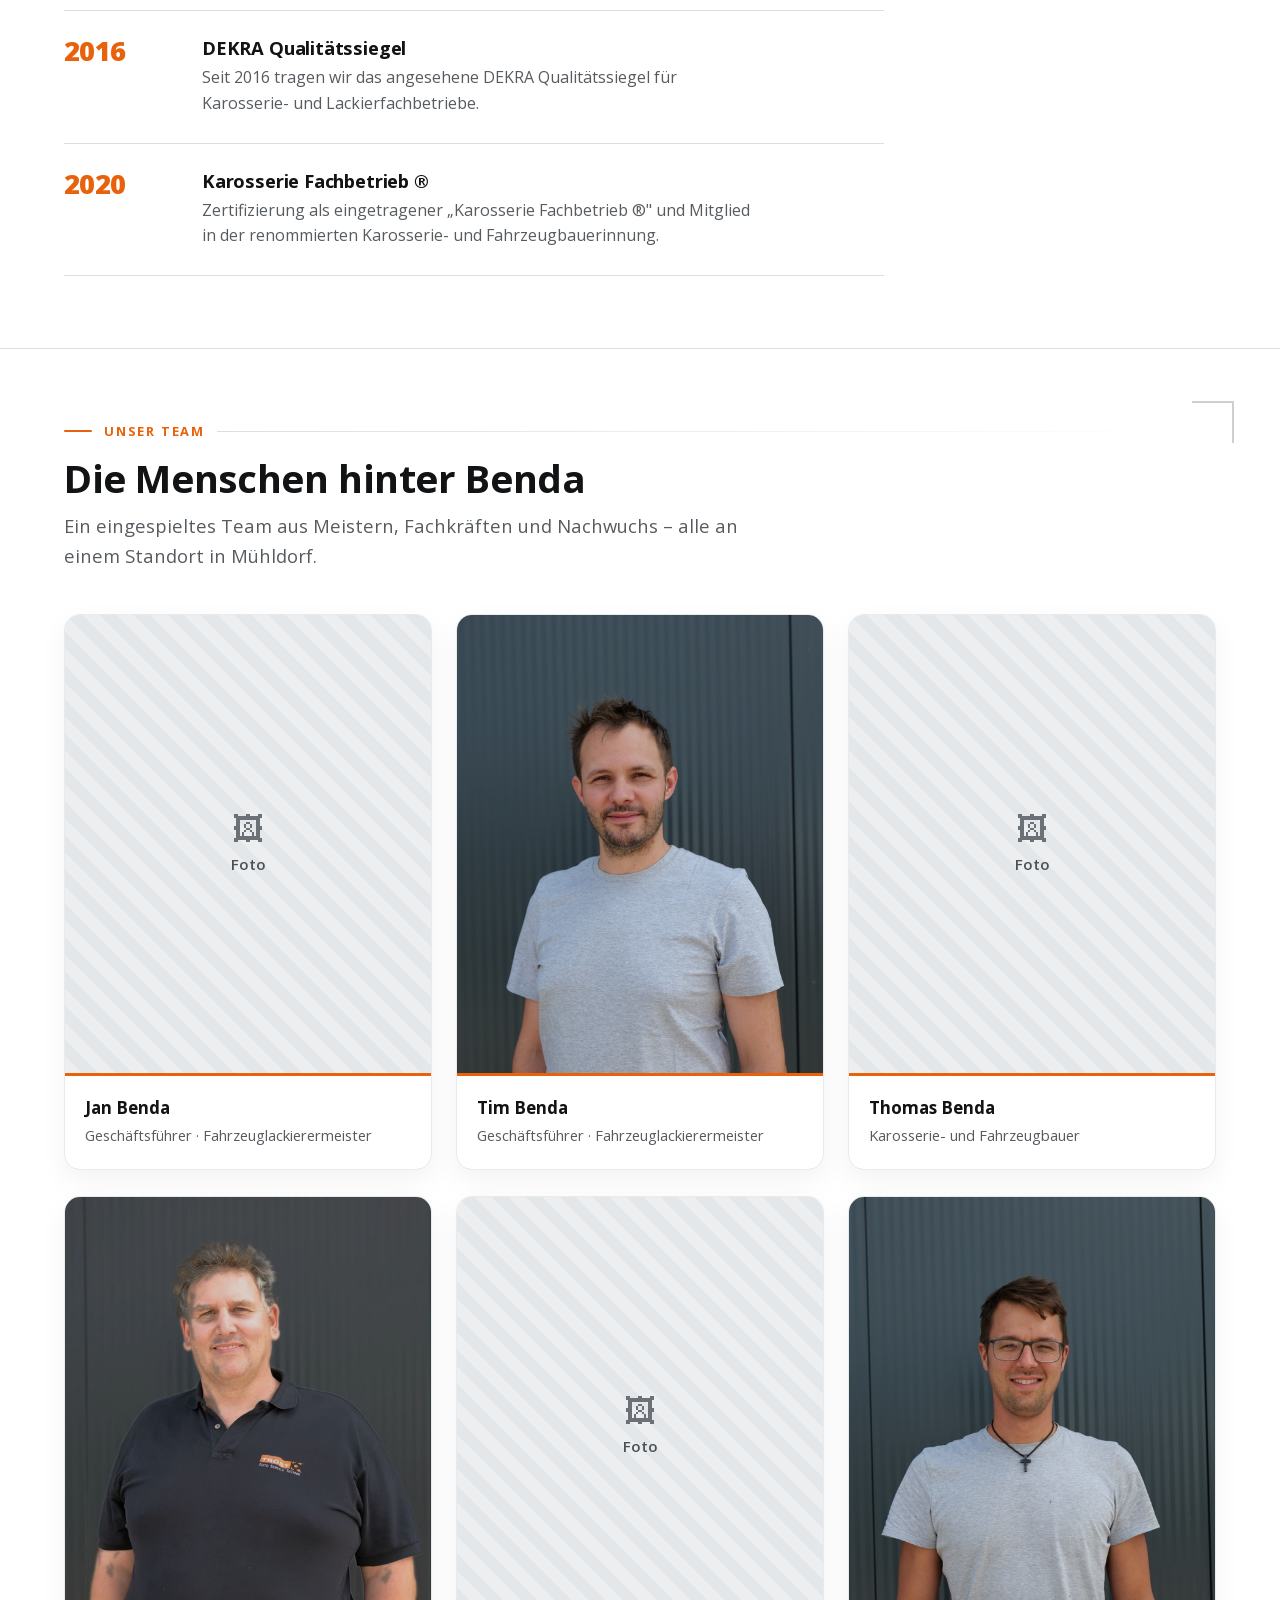
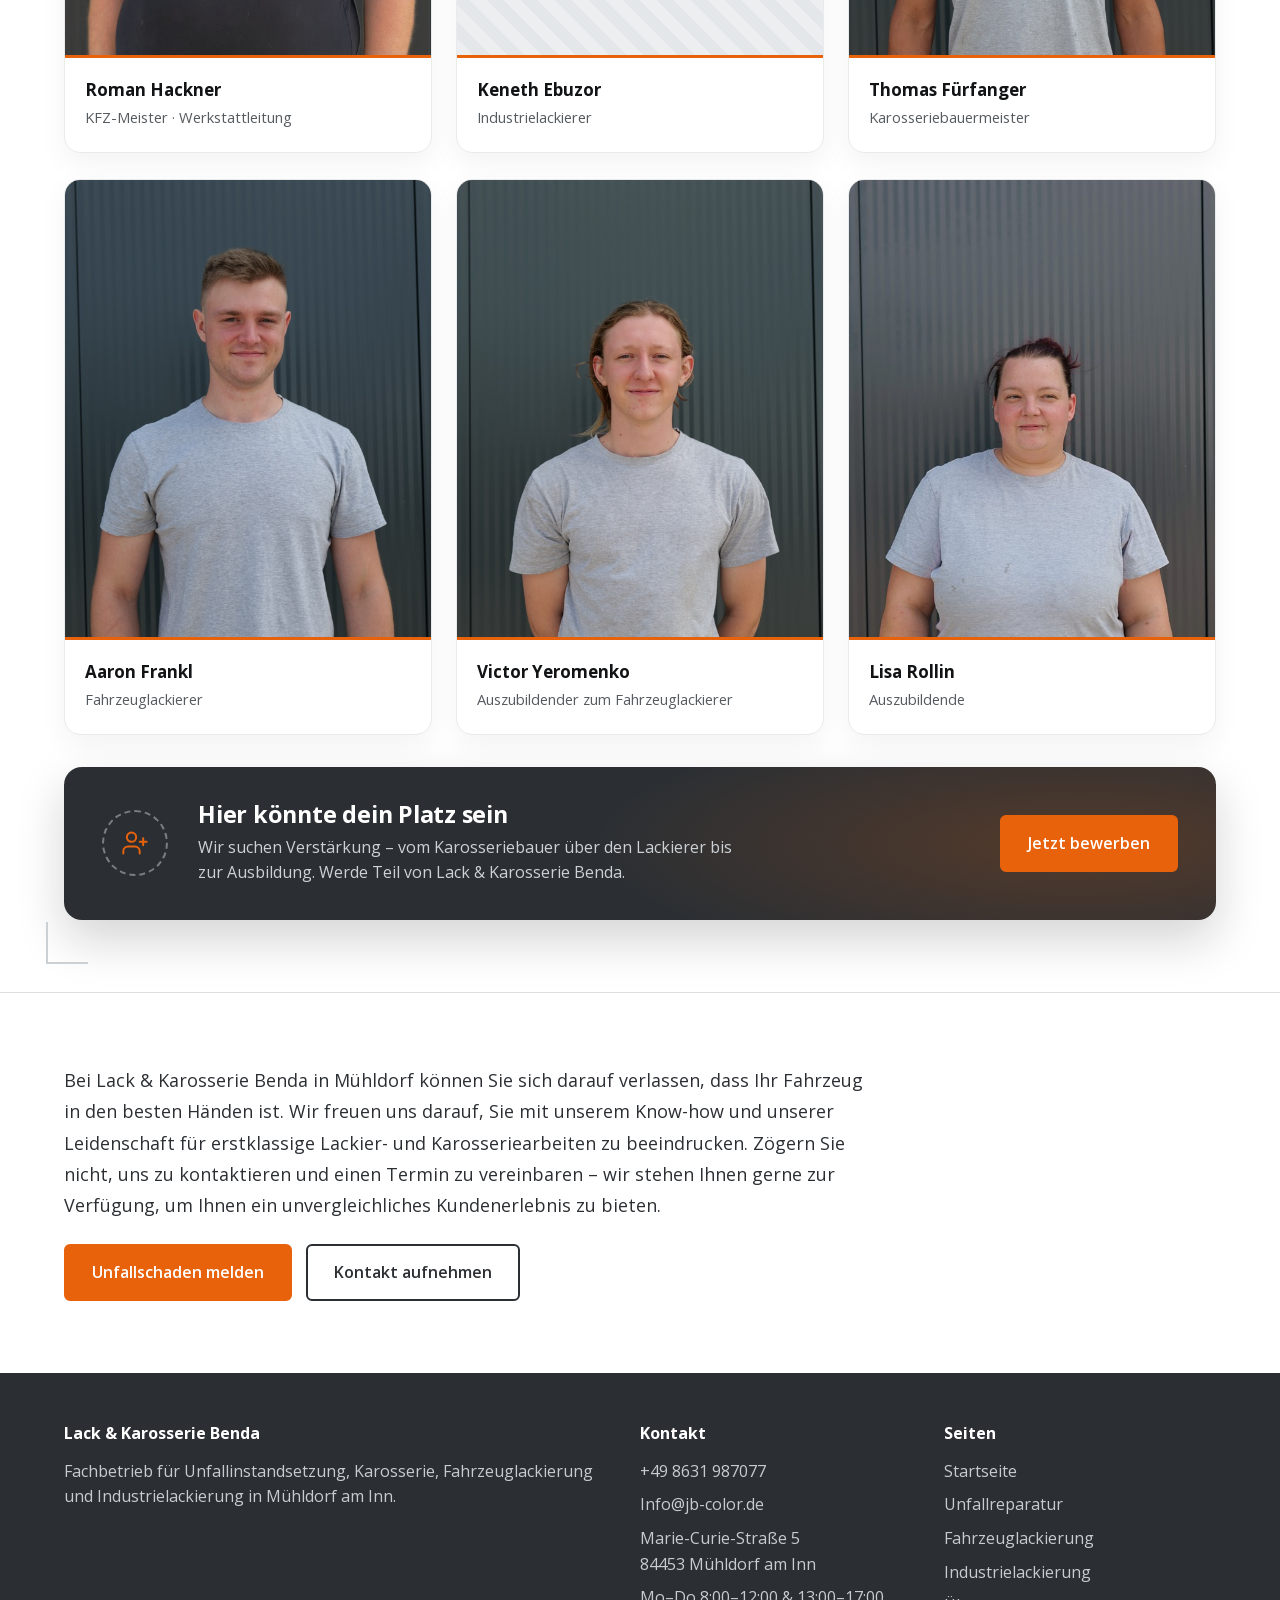
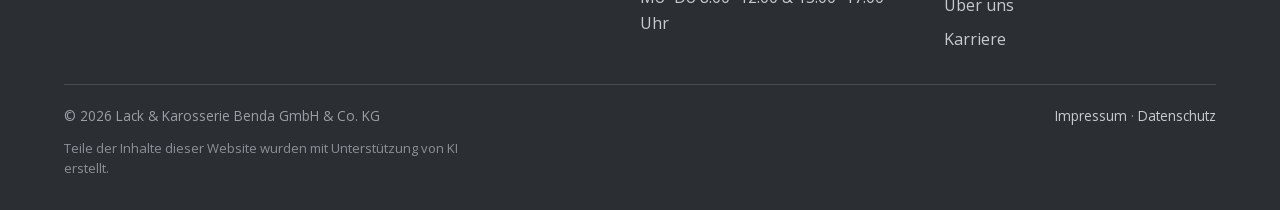
<file: ueber-uns.html>
<!DOCTYPE html>
<html lang="de">
<head>
  <meta charset="UTF-8">
  <meta name="viewport" content="width=device-width, initial-scale=1.0">
  <title>Über uns – Lack & Karosserie Benda in Mühldorf am Inn</title>
  <meta name="description" content="Über Lack & Karosserie Benda: Familienbetrieb seit 2004 in Mühldorf am Inn. Karosserie, Lackierung und Industrielackierung – lernen Sie unser Team kennen.">
  <link rel="canonical" href="https://www.jb-color.de/ueber-uns.html">
  <link rel="stylesheet" href="styles.css?v=54">
</head>
<body>

  <!-- ================= HEADER (Anthrazit) ================= -->
  <header class="site-header dark">
    <div class="container header-3col">
      <button class="burger" type="button" aria-label="Menü öffnen" aria-expanded="false" aria-controls="mobilMenue">
        <span></span><span></span><span></span>
      </button>
      <nav class="nav-left">
        <a href="unfallreparatur.html">Unfallreparatur</a>
        <a href="fahrzeuglackierung.html">Fahrzeuglackierung</a>
        <a href="industrielackierung.html">Industrielackierung</a>
      </nav>
      <a href="index.html" class="header-logo" aria-label="Zur Startseite">
        <img src="assets/img/logo-frei.png" alt="Benda Lack &amp; Karosserie">
      </a>
      <div class="nav-right">
        <a href="ueber-uns.html" class="nav-link">Über uns</a>
        <a href="unfallreparatur.html#kontakt" class="nav-link">Kontakt</a>
        <a href="unfallreparatur.html#schaden-selektor" class="btn btn-primary"><span class="nur-mobil">Schaden melden</span><span class="nur-desktop">Unfallschaden melden</span></a>
      </div>
    </div>
    <nav class="mobil-menue" id="mobilMenue" aria-label="Hauptmenü">
        <a href="unfallreparatur.html">Unfallreparatur</a>
        <a href="fahrzeuglackierung.html">Fahrzeuglackierung</a>
        <a href="industrielackierung.html">Industrielackierung</a>
        <a href="ueber-uns.html">Über uns</a>
        <a href="karriere.html">Karriere</a>
        <a href="unfallreparatur.html#kontakt">Kontakt</a>
    </nav>
  </header>

  <main>

    <!-- ================= HERO ================= -->
    <section class="ueber-hero">
      <div class="container">
        <span class="eyebrow">Lack &amp; Karosserie Benda</span>
        <h1>Über uns</h1>
        <p class="lead">Willkommen bei Lack &amp; Karosserie Benda in Mühldorf – Ihrem erstklassigen Partner für Fahrzeuglackierung, Unfallinstandsetzung und Industrielackierung.</p>
      </div>
    </section>

    <!-- ================= TEAMFOTO (ganzes Team) ================= -->
    <section class="ueber-teamfoto">
      <div class="container">
        <div class="framed">
          <img class="teamfoto-bild" src="assets/img/team-foto.jpg" alt="Das Team von Lack &amp; Karosserie Benda vor dem Betrieb in Mühldorf am Inn">
          <span class="corner tl"></span>
          <span class="corner tr"></span>
          <span class="corner bl"></span>
          <span class="corner br"></span>
        </div>
      </div>
    </section>

    <hr class="trenner">

    <!-- ================= UNSERE GESCHICHTE ================= -->
    <section id="geschichte">
      <div class="container">
        <div class="sec-head-left">
          <span class="eyebrow">Unsere Geschichte</span>
          <h2>Ein Familienbetrieb mit Anspruch</h2>
        </div>
        <p class="ueber-intro">Seit unserer Gründung im Jahr 2004 haben wir uns einen Ruf als kompetenter und zuverlässiger Ansprechpartner für alle Lackierungs- und Karosseriearbeiten erarbeitet. Unser Team hochqualifizierter Fachleute steht Ihnen mit langjähriger Erfahrung und Fachwissen zur Seite, um Ihr Fahrzeug wieder in Bestform zu bringen.</p>

        <!-- Meilensteine -->
        <div class="timeline">
          <div class="tl-item">
            <div class="tl-year">2004</div>
            <div class="tl-text">
              <h3>Gründung</h3>
              <p>Start als kompetenter und zuverlässiger Ansprechpartner für alle Lackierungs- und Karosseriearbeiten.</p>
            </div>
          </div>
          <div class="tl-item">
            <div class="tl-year">2015</div>
            <div class="tl-text">
              <h3>Industrielackierung</h3>
              <p>Wir erweitern unser Leistungsspektrum und spezialisieren uns zusätzlich auf die Industrielackierung – individuelle Lösungen für Unternehmen aus verschiedensten Branchen.</p>
            </div>
          </div>
          <div class="tl-item">
            <div class="tl-year">2016</div>
            <div class="tl-text">
              <h3>DEKRA Qualitätssiegel</h3>
              <p>Seit 2016 tragen wir das angesehene DEKRA Qualitätssiegel für Karosserie- und Lackierfachbetriebe.</p>
            </div>
          </div>
          <div class="tl-item">
            <div class="tl-year">2020</div>
            <div class="tl-text">
              <h3>Karosserie Fachbetrieb ®</h3>
              <p>Zertifizierung als eingetragener „Karosserie Fachbetrieb ®" und Mitglied in der renommierten Karosserie- und Fahrzeugbauerinnung.</p>
            </div>
          </div>
        </div>
      </div>
    </section>

    <hr class="trenner">

    <!-- ================= TEAM ================= -->
    <section id="team">
      <div class="container deco">
        <div class="sec-head-left">
          <span class="eyebrow">Unser Team</span>
          <h2>Die Menschen hinter Benda</h2>
          <p class="lead">Ein eingespieltes Team aus Meistern, Fachkräften und Nachwuchs – alle an einem Standort in Mühldorf.</p>
        </div>

        <div class="team-grid">
          <article class="team-card">
            <div class="team-photo platzhalter"><span class="ph-titel">Foto</span></div>
            <div class="team-info"><div class="team-name">Jan Benda</div><div class="team-role">Geschäftsführer · Fahrzeuglackierermeister</div></div>
          </article>
          <article class="team-card">
            <div class="team-photo"><img src="assets/img/team-1.jpg" alt="Tim Benda"></div>
            <div class="team-info"><div class="team-name">Tim Benda</div><div class="team-role">Geschäftsführer · Fahrzeuglackierermeister</div></div>
          </article>
          <article class="team-card">
            <div class="team-photo platzhalter"><span class="ph-titel">Foto</span></div>
            <div class="team-info"><div class="team-name">Thomas Benda</div><div class="team-role">Karosserie- und Fahrzeugbauer</div></div>
          </article>
          <article class="team-card">
            <div class="team-photo"><img src="assets/img/team-2.jpg" alt="Roman Hackner"></div>
            <div class="team-info"><div class="team-name">Roman Hackner</div><div class="team-role">KFZ-Meister · Werkstattleitung</div></div>
          </article>
          <article class="team-card">
            <div class="team-photo platzhalter"><span class="ph-titel">Foto</span></div>
            <div class="team-info"><div class="team-name">Keneth Ebuzor</div><div class="team-role">Industrielackierer</div></div>
          </article>
          <article class="team-card">
            <div class="team-photo"><img src="assets/img/team-4.jpg" alt="Thomas Fürfanger"></div>
            <div class="team-info"><div class="team-name">Thomas Fürfanger</div><div class="team-role">Karosseriebauermeister</div></div>
          </article>
          <article class="team-card">
            <div class="team-photo"><img src="assets/img/team-5.jpg" alt="Aaron Frankl"></div>
            <div class="team-info"><div class="team-name">Aaron Frankl</div><div class="team-role">Fahrzeuglackierer</div></div>
          </article>
          <article class="team-card">
            <div class="team-photo"><img src="assets/img/team-6.jpg" alt="Victor Yeromenko"></div>
            <div class="team-info"><div class="team-name">Victor Yeromenko</div><div class="team-role">Auszubildender zum Fahrzeuglackierer</div></div>
          </article>
          <article class="team-card">
            <div class="team-photo"><img src="assets/img/team-3.jpg" alt="Lisa Rollin"></div>
            <div class="team-info"><div class="team-name">Lisa Rollin</div><div class="team-role">Auszubildende</div></div>
          </article>

          <!-- Breite Recruiting-Karte -->
          <article class="team-join">
            <div class="tj-icon">
              <svg viewBox="0 0 24 24" fill="none" stroke="currentColor" stroke-width="1.7" stroke-linecap="round" stroke-linejoin="round"><path d="M16 21v-2a4 4 0 0 0-4-4H6a4 4 0 0 0-4 4v2"/><circle cx="9" cy="7" r="4"/><path d="M19 8v6M22 11h-6"/></svg>
            </div>
            <div class="tj-text">
              <h3>Hier könnte dein Platz sein</h3>
              <p>Wir suchen Verstärkung – vom Karosseriebauer über den Lackierer bis zur Ausbildung. Werde Teil von Lack &amp; Karosserie Benda.</p>
            </div>
            <a href="mailto:Info@jb-color.de?subject=Bewerbung" class="btn btn-primary">Jetzt bewerben</a>
          </article>
        </div>
      </div>
    </section>

    <hr class="trenner">

    <!-- ================= ABSCHLUSS / CTA ================= -->
    <section id="abschluss">
      <div class="container">
        <div class="ueber-cta">
          <p>Bei Lack &amp; Karosserie Benda in Mühldorf können Sie sich darauf verlassen, dass Ihr Fahrzeug in den besten Händen ist. Wir freuen uns darauf, Sie mit unserem Know-how und unserer Leidenschaft für erstklassige Lackier- und Karosseriearbeiten zu beeindrucken. Zögern Sie nicht, uns zu kontaktieren und einen Termin zu vereinbaren – wir stehen Ihnen gerne zur Verfügung, um Ihnen ein unvergleichliches Kundenerlebnis zu bieten.</p>
          <div class="btn-gruppe">
            <a href="unfallreparatur.html#schaden-selektor" class="btn btn-primary">Unfallschaden melden</a>
            <a href="unfallreparatur.html#kontakt" class="btn btn-secondary">Kontakt aufnehmen</a>
          </div>
        </div>
      </div>
    </section>

  </main>

  <!-- ================= FOOTER ================= -->
  <footer class="site-footer">
    <div class="container">
      <div class="footer-grid">
        <div>
          <h4>Lack &amp; Karosserie Benda</h4>
          <p style="color:#c7ccd1;">Fachbetrieb für Unfallinstandsetzung, Karosserie, Fahrzeuglackierung und Industrielackierung in Mühldorf am Inn.</p>
        </div>
        <div>
          <h4>Kontakt</h4>
          <ul class="footer-links">
            <li><a href="tel:+498631987077">+49 8631 987077</a></li>
            <li><a href="mailto:Info@jb-color.de">Info@jb-color.de</a></li>
            <li>Marie-Curie-Straße 5<br>84453 Mühldorf am Inn</li>
            <li style="color:#c7ccd1;">Mo–Do 8:00–12:00 &amp; 13:00–17:00 Uhr</li>
          </ul>
        </div>
        <div>
          <h4>Seiten</h4>
          <ul class="footer-links">
            <li><a href="index.html">Startseite</a></li>
            <li><a href="unfallreparatur.html">Unfallreparatur</a></li>
            <li><a href="fahrzeuglackierung.html">Fahrzeuglackierung</a></li>
            <li><a href="industrielackierung.html">Industrielackierung</a></li>
            <li><a href="ueber-uns.html">Über uns</a></li>
            <li><a href="karriere.html">Karriere</a></li>
          </ul>
        </div>
      </div>
      <div class="footer-unten">
        <span>© 2026 Lack &amp; Karosserie Benda GmbH &amp; Co. KG</span>
        <span>
          <a href="impressum.html">Impressum</a> ·
          <a href="datenschutz.html">Datenschutz</a>
        </span>
      </div>
      <p class="footer-ki">Teile der Inhalte dieser Website wurden mit Unterstützung von KI erstellt.</p>
    </div>
  </footer>


  <script>
    (function () {
      var b = document.querySelector('.burger'),
          m = document.getElementById('mobilMenue');
      if (!b || !m) return;
      function setOpen(open) {
        b.setAttribute('aria-expanded', open ? 'true' : 'false');
        b.setAttribute('aria-label', open ? 'Menü schließen' : 'Menü öffnen');
        m.classList.toggle('offen', open);
        b.classList.toggle('offen', open);
        document.body.classList.toggle('menue-offen', open);
      }
      b.addEventListener('click', function () {
        setOpen(b.getAttribute('aria-expanded') !== 'true');
      });
      m.addEventListener('click', function (e) {
        if (e.target.tagName === 'A') setOpen(false);
      });
      document.addEventListener('keydown', function (e) {
        if (e.key === 'Escape') setOpen(false);
      });
      window.addEventListener('resize', function () {
        if (window.innerWidth > 780) setOpen(false);
      });
    })();
  </script>
</body>
</html>
</file>
<file: styles.css>
/* =========================================================
   Lack & Karosserie Benda – Grundgerüst (Struktur-Phase)
   Reines HTML + CSS. Design folgt später.
   Farben laut Leitfaden: Weiß, Anthrazit, Schwarz, Akzent Orange.
   ========================================================= */

/* Open Sans lokal (variable Schrift, 400–800), keine Verbindung zu Google */
@font-face {
  font-family: "Open Sans";
  font-style: normal;
  font-weight: 300 800;
  font-stretch: 100%;
  font-display: swap;
  src: url("assets/fonts/open-sans-latin-ext.woff2") format("woff2");
  unicode-range: U+0100-02BA, U+02BD-02C5, U+02C7-02CC, U+02CE-02D7, U+02DD-02FF, U+0304, U+0308, U+0329, U+1D00-1DBF, U+1E00-1E9F, U+1EF2-1EFF, U+2020, U+20A0-20AB, U+20AD-20C4, U+2113, U+2C60-2C7F, U+A720-A7FF;
}
@font-face {
  font-family: "Open Sans";
  font-style: normal;
  font-weight: 300 800;
  font-stretch: 100%;
  font-display: swap;
  src: url("assets/fonts/open-sans-latin.woff2") format("woff2");
  unicode-range: U+0000-00FF, U+0131, U+0152-0153, U+02BB-02BC, U+02C6, U+02DA, U+02DC, U+0304, U+0308, U+0329, U+2000-206F, U+20AC, U+2122, U+2191, U+2193, U+2212, U+2215, U+FEFF, U+FFFD;
}

:root {
  --weiss: #ffffff;
  --anthrazit: #2b2f33;
  --schwarz: #111315;
  --orange: #e8620c;
  --grau-hell: #f4f5f6;
  --grau-linie: #dcdee0;
  --grau-text: #565b60;
  --max-breite: 1200px;
  --abstand: 24px;
}

* { box-sizing: border-box; }

html { scroll-behavior: smooth; }

body {
  margin: 0;
  font-family: "Open Sans", Arial, Helvetica, sans-serif;
  color: var(--anthrazit);
  background: var(--weiss);
  line-height: 1.6;
  /* Text immer linksbündig (Leitfaden) */
  text-align: left;
  overflow-x: hidden;
}

/* ---------- Grundtypografie ---------- */
h1, h2, h3 {
  font-family: "Open Sans", Arial, Helvetica, sans-serif;
  color: var(--schwarz); line-height: 1.2; margin: 0 0 0.4em;
  letter-spacing: -.01em;
}
h1 { font-size: clamp(2rem, 5vw, 3.25rem); }
h2 { font-size: clamp(1.6rem, 3.5vw, 2.4rem); }
h3 { font-size: 1.15rem; }
p { margin: 0 0 1em; max-width: 60ch; }
a { color: var(--orange); }

.lead { font-size: 1.15rem; color: var(--grau-text); }

/* ---------- Layout-Helfer ---------- */
.container {
  width: 100%;
  max-width: var(--max-breite);
  margin: 0 auto;
  padding: 0 var(--abstand);
}

section { padding: 72px 0; }
/* Wunsch: durchgehend weißer Hintergrund */
section:nth-child(even) { background: var(--weiss); }

.trenner { border: 0; border-top: 1px solid var(--grau-linie); margin: 0; }

/* Zwei-Spalten (Text + Bild) */
.split {
  display: grid;
  grid-template-columns: 1fr 1fr;
  gap: 48px;
  align-items: center;
}
.split .text { min-width: 0; }
.split.bild-links .media { order: -1; }

/* ---------- Bild-Platzhalter ---------- */
.platzhalter {
  display: flex;
  flex-direction: column;
  align-items: center;
  justify-content: center;
  text-align: center;
  gap: 8px;
  background: repeating-linear-gradient(
    45deg, #eceef0, #eceef0 12px, #e4e7ea 12px, #e4e7ea 24px
  );
  border: 2px dashed #b9bdc2;
  border-radius: 8px;
  color: #6b7176;
  min-height: 280px;
  padding: 24px;
  font-size: 0.95rem;
}
.platzhalter::before {
  content: "🖼";
  font-size: 2rem;
  line-height: 1;
}
.platzhalter .ph-titel { font-weight: 600; color: #4b5156; }
.platzhalter .ph-hinweis { font-size: 0.8rem; color: #868c92; max-width: 32ch; }
.platzhalter.gross { min-height: 420px; }
.platzhalter.klein { min-height: 200px; }

/* ---------- Buttons ---------- */
.btn {
  display: inline-block;
  padding: 14px 26px;
  border-radius: 6px;
  font-weight: 600;
  text-decoration: none;
  cursor: pointer;
  border: 2px solid var(--anthrazit);
  font-size: 1rem;
}
.btn-primary { background: var(--orange); border-color: var(--orange); color: #fff; }
.btn-secondary { background: transparent; color: var(--anthrazit); }
.btn-gruppe { display: flex; flex-wrap: wrap; gap: 14px; margin-top: 8px; }

/* ---------- Header / Navigation ---------- */
.site-header {
  position: sticky;
  top: 0;
  z-index: 50;
  background: rgba(255,255,255,0.96);
  border-bottom: 1px solid var(--grau-linie);
  backdrop-filter: saturate(180%) blur(6px);
}
.site-header .container {
  display: flex;
  align-items: center;
  justify-content: space-between;
  min-height: 68px;
  gap: 16px;
}
.logo { font-weight: 700; color: var(--schwarz); text-decoration: none; font-size: 1.05rem; }
.logo span { color: var(--orange); }
.hauptnav { display: flex; gap: 22px; flex-wrap: wrap; }
.hauptnav a { color: var(--anthrazit); text-decoration: none; font-size: 0.95rem; }
.hauptnav a:hover { color: var(--orange); }
.nav-cta { white-space: nowrap; padding: 10px 18px; }

/* ---------- Hero ---------- */
.hero { padding: 88px 0; }
.hero .platzhalter { min-height: 380px; }

/* =========================================================
   SPLIT-HERO – Startseite-Einstieg (links Unfall, rechts Industrie)
   ========================================================= */
/* Splash-Seite: kein Scrollen, volle Höhe */
body.splash { overflow: hidden; height: 100vh; }

.split-hero {
  display: flex;
  width: 100%;
  height: 100vh;
  height: 100dvh;
  overflow: hidden;
  background: #ffffff;
  padding: 0;
}

/* Header der Splash-Seite: Navigation links/rechts + zentriertes Logo */
.splash-header {
  position: absolute; top: 0; left: 0; right: 0; z-index: 30;
  display: grid; grid-template-columns: 1fr auto 1fr; align-items: center;
  gap: 20px;
  padding: clamp(14px, 2.4vh, 22px) clamp(20px, 4vw, 48px);
  pointer-events: none;                         /* Panels bleiben klickbar */
}
.splash-header a, .sph-brand { pointer-events: auto; }
/* Solide, durchgehende schwarze Header-Leiste */
.splash-header::before {
  content: "";
  position: absolute; inset: 0;
  background: var(--anthrazit);
  border-bottom: 1px solid rgba(255,255,255,.10);
  z-index: -1; pointer-events: none;
}
.sph-nav { display: flex; gap: 26px; align-items: center; padding-top: 0; }
.sph-nav.sph-left { justify-self: start; }
.sph-nav.sph-right { justify-self: end; }
.sph-nav a { color: #e6e9ec; text-decoration: none; font-size: 1rem; font-weight: 500; white-space: nowrap; }
.sph-nav a:hover { color: var(--orange); }
.sph-brand { justify-self: center; display: flex; flex-direction: column; align-items: center; gap: 11px; }
.sph-brand .brand-logo { height: clamp(42px, 5.6vh, 58px); }
.sph-brand .brand-seals img { height: clamp(34px, 4.2vh, 44px); }

/* Inhalt der linken Hälfte unter den Header schieben */
.sh-panel.unfall .sh-content { padding-top: clamp(140px, 21vh, 188px); }

/* (alte Positionierung des Brand-Blocks – nicht mehr genutzt) */
.splash-brand {
  position: absolute; top: 20px; left: 50%; transform: translateX(-50%);
  z-index: 20; display: none;
}
.brand-logo {
  display: block;
  width: auto;
  height: clamp(56px, 7.2vh, 80px);            /* Logo größer als die Siegel */
  filter: drop-shadow(0 3px 12px rgba(0,0,0,.6));
}
.brand-seals {
  display: flex;
  align-items: center;
  justify-content: center;
  gap: 20px;
}
.brand-seals img {
  display: block;
  width: auto;
  height: clamp(46px, 5.6vh, 60px);            /* Siegel etwas kleiner als das Logo */
  filter: drop-shadow(0 3px 9px rgba(0,0,0,.5));
}

.sh-panel {
  position: relative;
  flex: 1 1 50%;
  display: flex;
  flex-direction: column;
  justify-content: flex-start;
  overflow: hidden;
  text-decoration: none;
  color: #fff;
  cursor: pointer;
  transition: flex-basis .6s cubic-bezier(.22,1,.36,1),
              flex-grow .6s cubic-bezier(.22,1,.36,1);
  isolation: isolate;
}
/* Inhalt hebt sich beim Hover leicht -> signalisiert Klickbarkeit */
.sh-content { transition: transform .5s cubic-bezier(.22,1,.36,1); }
.sh-panel:hover .sh-content { transform: translateY(-4px); }

/* Hintergrund-Farbverläufe je Panel */
/* Links: kühler Stahl-Ton */
.sh-panel.unfall {
  background:
    radial-gradient(120% 82% at 27% 0%, #ffffff 0%, #f4f6f8 54%, #e9edf1 100%);
}
/* Rechts: wärmerer Ton (unterstützt das Orange) */
.sh-panel.industrie {
  background:
    radial-gradient(120% 90% at 76% 8%, #35302b 0%, #201c19 46%, #12100e 100%);
}
/* warmer Orange-Schimmer im Industrie-Panel */
.sh-panel.industrie::after {
  content: "";
  position: absolute;
  inset: 0;
  background:
    radial-gradient(60% 45% at 82% 78%, rgba(232,98,12,.26), transparent 70%),
    linear-gradient(0deg, rgba(15,17,19,.92) 0%, rgba(15,17,19,.55) 34%, transparent 58%);
  z-index: 2;
  pointer-events: none;
}

/* Textblock */
.sh-content {
  position: relative;
  z-index: 3;
  padding: clamp(28px, 4.5vw, 64px);
  max-width: 560px;
}
.sh-eyebrow {
  display: inline-flex;
  align-items: center;
  gap: 10px;
  font-size: .8rem;
  font-weight: 700;
  letter-spacing: .14em;
  text-transform: uppercase;
  color: var(--orange);
  margin-bottom: 16px;
}
.sh-eyebrow::before {
  content: "";
  width: 26px;
  height: 2px;
  background: var(--orange);
}
.sh-content h2 {
  color: #fff;
  font-size: clamp(1.8rem, 3vw, 2.9rem);
  line-height: 1.08;
  letter-spacing: -.01em;
  margin: 0 0 14px;
}
.sh-content p {
  color: #c7ccd1;
  font-size: 1.05rem;
  max-width: 42ch;
  margin: 0 0 26px;
}

.sh-cta {
  display: inline-flex;
  align-items: center;
  gap: 12px;
  padding: 14px 26px;
  border-radius: 100px;
  font-weight: 600;
  font-size: 1rem;
  background: var(--orange);
  color: #fff;
  border: 2px solid var(--orange);
  transition: transform .3s ease, background .3s ease, gap .3s ease;
}
.sh-cta.ghost {
  background: transparent;
  border-color: rgba(255,255,255,.35);
  color: #fff;
}
.sh-cta svg { width: 18px; height: 18px; transition: transform .3s ease; }
.sh-panel:hover .sh-cta { gap: 18px; }
.sh-panel:hover .sh-cta svg { transform: translateX(4px); }
.sh-panel:hover .sh-cta.ghost { border-color: var(--orange); background: rgba(232,98,12,.14); }

/* Bild-Bühne */
.sh-media {
  position: absolute;
  left: 0; right: 0;
  z-index: 1;
  display: flex;
  align-items: flex-end;
  justify-content: center;
  gap: 2%;
  padding: 0 2%;
  pointer-events: none;
}
/* Autos: unten verankert (stehen auf dem Boden) */
.sh-panel.unfall .sh-media {
  bottom: 7%;
  height: 62%;
  display: grid;
  grid-template-columns: 1fr 1fr;
  gap: 3%;
  padding: 0 4%;
  align-items: end;
  /* weiche Boden-Schatten unter beiden Autos (Erdung) */
  background:
    radial-gradient(42% 9% at 27% 100%, rgba(0,0,0,.6), transparent 72%),
    radial-gradient(42% 9% at 73% 100%, rgba(0,0,0,.6), transparent 72%);
}
.sh-panel.unfall .sh-media img {
  width: 100%;
  min-width: 0;
  max-height: 100%;
  object-fit: contain;
  object-position: bottom center;
  filter: drop-shadow(0 16px 20px rgba(0,0,0,.45));
  transition: transform .6s cubic-bezier(.22,1,.36,1);
}
.sh-panel.unfall:hover .sh-media img { transform: translateY(-7px) scale(1.03); }

/* Vorher/Nachher-Chips */
.vn-chip {
  position: absolute;
  z-index: 4;
  bottom: 8%;
  font-size: .72rem;
  font-weight: 700;
  letter-spacing: .1em;
  text-transform: uppercase;
  padding: 5px 12px;
  border-radius: 100px;
  backdrop-filter: blur(4px);
}
.vn-chip.vorher { left: 8%; background: rgba(0,0,0,.55); color: #fff; border: 1px solid rgba(255,255,255,.25); }
.vn-chip.nachher { right: 8%; background: var(--orange); color: #fff; }

/* Industrie: Foto füllt das ganze Panel (voll bis unten) */
.sh-panel.industrie .sh-media {
  top: 0; bottom: 0; height: auto;
  align-items: stretch;
  padding: 0;
  overflow: hidden;
}
.sh-panel.industrie .sh-media img {
  width: 100%;
  height: 100%;
  object-fit: cover;
  object-position: center;
  filter: none;
  transform-origin: center;
  transition: transform .6s cubic-bezier(.22,1,.36,1);
}
.sh-panel.industrie:hover .sh-media img { transform: scale(1.04); }
/* Industrie: Text unten */
.sh-panel.industrie { justify-content: flex-end; }
.sh-panel.industrie .sh-content { align-self: flex-start; }

/* "Industrielackierung" muss auf der Splitscreen-Ansicht einzeilig bleiben.
   Mehr Breite für die Überschrift; der Fließtext bleibt durch sein eigenes
   max-width (42ch) unverändert schmal. */
@media (min-width: 901px) {
  .sh-panel.industrie .sh-content { max-width: 700px; }
  .sh-panel.industrie .sh-content h2 { white-space: nowrap; }
}

/* Linke Hälfte ist hell -> dunkle Schrift, kein Scrim */
.sh-panel.unfall .sh-content { background: none; border-radius: 0; }
.sh-panel.unfall .sh-content h2 { color: #14181c; }
.sh-panel.unfall .sh-content p  { color: #4b5158; }

/* Split-Interaktion: gehovertes Panel wächst */
@media (hover: hover) and (min-width: 901px) {
  .split-hero:hover .sh-panel { flex-grow: .85; }
  .split-hero:hover .sh-panel:hover { flex-grow: 1.3; }
  .sh-panel::before {
    content: "";
    position: absolute; inset: 0;
    background: rgba(10,11,12,.28);
    opacity: 0; z-index: 2;
    transition: opacity .5s ease;
    pointer-events: none;
  }
  .split-hero:hover .sh-panel:not(:hover)::before { opacity: 1; }
}

/* Mittelnaht mit Marken-Badge */
.sh-seam {
  position: absolute;
  top: 0; bottom: 0; left: 50%;
  width: 1px;
  transform: translateX(-50%);
  background: linear-gradient(180deg, transparent, rgba(255,255,255,.18) 20%, rgba(255,255,255,.18) 80%, transparent);
  z-index: 5;
  pointer-events: none;
  display: flex;
  align-items: center;
  justify-content: center;
}
.sh-badge {
  width: 56px; height: 56px;
  border-radius: 50%;
  background: var(--schwarz);
  border: 1px solid rgba(255,255,255,.25);
  color: #fff;
  display: flex; align-items: center; justify-content: center;
  font-weight: 800; font-size: 1.2rem;
  letter-spacing: -.02em;
}
.sh-badge span { color: var(--orange); }

@media (max-width: 900px) {
  .split-hero { flex-direction: column; height: 100vh; height: 100dvh; }
  .sh-panel { flex: 1 1 50%; min-height: 0; }
  .sh-seam { display: none; }
  .sh-panel.unfall .sh-media { height: 50%; bottom: 2%; }
  .sh-panel.industrie .sh-media { height: 50%; }
  .sh-content { padding: 20px; max-width: none; }
  .sh-content h2 { font-size: clamp(1.5rem, 6.4vw, 2.1rem); margin-bottom: 10px; }
  .sh-content p { font-size: .95rem; margin-bottom: 18px; }
  /* Header auf Mobil kompakter */
  .splash-header { padding: 11px 18px; }
  .sph-nav { gap: 16px; padding-top: 0; }
  .sph-nav a { font-size: .9rem; }
  .sph-brand .brand-logo { height: 40px; }
  .sph-brand .brand-seals img { height: 30px; }
  /* untere (Industrie-)Hälfte: kein Header darüber */
  .sh-panel.industrie .sh-media { top: 0; height: 50%; }
  /* obere Hälfte: Platz für den Header lassen */
  .sh-panel.unfall .sh-content { padding-top: 118px; }
}
@media (max-width: 560px) {
  .sh-content p { display: none; }          /* Gateway ohne Scrollen: kompakt halten */
  .sh-content h2 { font-size: clamp(1.4rem, 7vw, 1.9rem); }
  .sh-eyebrow { margin-bottom: 8px; font-size: .72rem; }
  .sh-cta { padding: 11px 20px; font-size: .92rem; }
  .sph-brand .brand-logo { height: 36px; }
  .sph-brand .brand-seals img { height: 27px; }
  .sph-nav { gap: 12px; }
  .sph-nav a { font-size: .82rem; }
  .sh-panel.unfall .sh-content { padding-top: 104px; }
}

/* ---------- Prozess: 4 Kacheln ---------- */
.kacheln {
  display: grid;
  grid-template-columns: repeat(4, 1fr);
  gap: 24px;
  margin-top: 32px;
}
.kachel {
  background: var(--weiss);
  border: 1px solid var(--grau-linie);
  border-radius: 8px;
  overflow: hidden;
}
.kachel .platzhalter { border: 0; border-radius: 0; min-height: 170px; }
.kachel .kachel-text { padding: 18px; }
.kachel .schritt {
  display: inline-block;
  font-size: 0.8rem;
  font-weight: 700;
  color: var(--orange);
  letter-spacing: 0.05em;
  margin-bottom: 6px;
}
.kachel h3 { margin-bottom: 4px; }
.kachel p { font-size: 0.95rem; margin: 0; }

/* ---------- Vorteile (Checkliste) ---------- */
.vorteile { list-style: none; padding: 0; margin: 0; display: grid; gap: 12px; }
.vorteile li { position: relative; padding-left: 32px; }
.vorteile li::before {
  content: "✓";
  position: absolute;
  left: 0;
  top: 0;
  color: var(--orange);
  font-weight: 700;
}

/* ---------- Vorher / Nachher ---------- */
.vergleich {
  display: grid;
  grid-template-columns: 1fr 1fr;
  gap: 24px;
  align-items: stretch;
}
.vergleich .seite { display: flex; flex-direction: column; gap: 10px; }
.vergleich .platzhalter { min-height: 360px; }
.vergleich .badge {
  align-self: flex-start;
  background: var(--anthrazit);
  color: #fff;
  font-size: 0.8rem;
  font-weight: 600;
  padding: 4px 12px;
  border-radius: 100px;
}
.vergleich .badge.nachher { background: var(--orange); }
.tags { display: flex; flex-wrap: wrap; gap: 8px; margin-top: 24px; }
.tags span {
  background: var(--grau-hell);
  border: 1px solid var(--grau-linie);
  border-radius: 100px;
  padding: 4px 14px;
  font-size: 0.85rem;
  color: var(--grau-text);
}

/* ---------- Galerie ---------- */
.galerie {
  display: grid;
  grid-template-columns: repeat(4, 1fr);
  gap: 16px;
  margin-top: 32px;
}
.galerie .platzhalter { min-height: 220px; }
.gal-foto {
  position: relative;
  margin: 0;
  min-height: 220px;
  border-radius: 8px;
  overflow: hidden;
  isolation: isolate;
}
.gal-foto img {
  width: 100%; height: 100%;
  min-height: 220px;
  object-fit: cover;
  display: block;
  transition: transform .5s cubic-bezier(.22,1,.36,1);
}
.gal-foto:hover img { transform: scale(1.05); }

/* ---------- Formular ---------- */
.formular-block { max-width: 820px; }
.formular { display: grid; gap: 18px; margin-top: 24px; }
.formular .reihe { display: grid; grid-template-columns: 1fr 1fr; gap: 18px; }
.feld { display: flex; flex-direction: column; gap: 6px; }
.feld label { font-size: 0.9rem; font-weight: 600; color: var(--anthrazit); }
.feld input,
.feld textarea {
  padding: 12px 14px;
  border: 1px solid var(--grau-linie);
  border-radius: 6px;
  font: inherit;
  color: var(--anthrazit);
  background: var(--weiss);
}
.feld textarea { resize: vertical; min-height: 120px; }
.feld input:focus,
.feld textarea:focus { outline: 2px solid var(--orange); border-color: var(--orange); }
.checkbox-reihe { display: flex; align-items: flex-start; gap: 10px; }
.checkbox-reihe input { margin-top: 4px; }
.checkbox-reihe label { font-weight: 400; font-size: 0.9rem; color: var(--grau-text); }

.upload-hinweis {
  border: 2px dashed var(--grau-linie);
  border-radius: 6px;
  padding: 16px;
  font-size: 0.9rem;
  color: var(--grau-text);
}

/* "Was passiert danach" */
.danach {
  margin-top: 40px;
  background: var(--weiss);
  border: 1px solid var(--grau-linie);
  border-radius: 8px;
  padding: 28px;
}
.danach ol { margin: 12px 0 0; padding-left: 20px; }
.danach li { margin-bottom: 6px; }

/* ---------- Kontakt ---------- */
.kontakt-grid { display: grid; grid-template-columns: 1fr 1fr; gap: 48px; }
.kontakt-daten dl { margin: 0; display: grid; gap: 18px; }
.kontakt-daten dt { font-weight: 700; color: var(--schwarz); }
.kontakt-daten dd { margin: 0; color: var(--grau-text); }
.kontakt-daten a { text-decoration: none; }
.oeffnungszeiten { list-style: none; margin: 0; padding: 0; }
.oeffnungszeiten li { display: flex; justify-content: space-between; max-width: 320px; padding: 2px 0; }

/* ---------- Leistungen (Unterseite) ---------- */
.leistungen { display: grid; gap: 40px; }
.leistung { display: grid; grid-template-columns: 1fr 1fr; gap: 40px; align-items: center; }
.leistung:nth-child(even) .media { order: -1; }
.leistung .platzhalter { min-height: 260px; }
.leistung.nur-text { grid-template-columns: 1fr; }

/* ---------- Footer ---------- */
.site-footer {
  background: var(--schwarz);
  color: #c7ccd1;
  padding: 48px 0 32px;
}
.site-footer a { color: #c7ccd1; text-decoration: none; }
.site-footer a:hover { color: #fff; }
.footer-grid {
  display: grid;
  grid-template-columns: 2fr 1fr 1fr;
  gap: 32px;
  margin-bottom: 32px;
}
.site-footer h4 { color: #fff; margin: 0 0 12px; font-size: 1rem; }
.footer-links { list-style: none; padding: 0; margin: 0; display: grid; gap: 8px; }
.footer-unten {
  border-top: 1px solid #2a2d30;
  padding-top: 20px;
  font-size: 0.85rem;
  color: #8b9197;
  display: flex;
  justify-content: space-between;
  flex-wrap: wrap;
  gap: 12px;
}
/* KI-Kennzeichnung (EU AI Act) */
.footer-ki {
  margin: 12px 0 0;
  font-size: 0.8125rem;
  line-height: 1.5;
  color: #8b9197;
}

/* ---------- Responsive ---------- */
@media (max-width: 900px) {
  .split { grid-template-columns: 1fr; gap: 28px; }
  .split.bild-links .media { order: 0; }
  .kacheln { grid-template-columns: repeat(2, 1fr); }   /* Mobil untereinander/2er */
  .galerie { grid-template-columns: repeat(2, 1fr); }
  .kontakt-grid { grid-template-columns: 1fr; gap: 32px; }
  .leistung { grid-template-columns: 1fr; gap: 24px; }
  .leistung:nth-child(even) .media { order: 0; }
  .footer-grid { grid-template-columns: 1fr; }
}

@media (max-width: 600px) {
  section { padding: 48px 0; }
  .kacheln { grid-template-columns: 1fr; }               /* Mobil untereinander (Leitfaden) */
  .galerie { grid-template-columns: 1fr; }
  .vergleich { grid-template-columns: 1fr; }
  .formular .reihe { grid-template-columns: 1fr; }
  .hauptnav { display: none; }                            /* einfache Navi in Struktur-Phase */
  .nav-cta { display: none; }                             /* CTA steckt im Hero – Header schlank halten */
  .logo { font-size: .98rem; }
}

/* =========================================================
   HEADER mit zentriertem Logo (Unfallreparatur-Seite)
   ========================================================= */
.site-header .container.header-3col {
  display: grid;
  grid-template-columns: 1fr auto 1fr;
  align-items: center;
  gap: 24px;
  min-height: 86px;
}
.nav-left { justify-self: start; display: flex; gap: 26px; flex-wrap: wrap; }
.nav-left a { color: var(--anthrazit); text-decoration: none; font-size: .98rem; }
.nav-left a:hover { color: var(--orange); }
.header-logo { justify-self: center; line-height: 0; display: block; }
.header-logo img { height: 54px; width: auto; display: block; }
.nav-right { justify-self: end; display: flex; align-items: center; gap: 20px; }
.nav-right .nav-link { color: var(--anthrazit); text-decoration: none; font-size: .98rem; white-space: nowrap; }
.nav-right .nav-link:hover { color: var(--orange); }
.nav-right .btn { padding: 11px 20px; white-space: nowrap; }

/* =========================================================
   HERO – SCHADEN-SELEKTOR
   ========================================================= */
.hero-select { padding: 64px 0 72px; background: var(--weiss); }
.hs-head { text-align: center; max-width: 760px; margin: 0 auto 40px; }
.hs-head h1 {
  font-size: clamp(1.9rem, 4vw, 3rem);
  letter-spacing: -.01em;
  margin-bottom: 12px;
}
.hs-head .lead { color: var(--grau-text); margin: 0 auto; }

.car-select { max-width: 900px; margin: 0 auto; }

/* Reihe mit den 3 Auto-Teilen */
.car-row {
  display: grid;
  grid-template-columns: 1fr 1fr 1fr;
  gap: 2.6%;                 /* etwas Abstand zwischen den drei Teilen */
  align-items: end;
}
.car-seg {
  position: relative;
  padding: 0;
  border: 0;
  background: transparent;
  cursor: pointer;
  line-height: 0;
  transition: transform .3s cubic-bezier(.22,1,.36,1);
}
.car-seg img { width: 100%; height: auto; display: block; }
/* Orange Tönung, exakt auf die Auto-Silhouette maskiert */
.car-seg::after {
  content: "";
  position: absolute;
  inset: 0;
  background: var(--orange);
  -webkit-mask: var(--seg) center / 100% 100% no-repeat;
          mask: var(--seg) center / 100% 100% no-repeat;
  opacity: 0;
  transition: opacity .25s ease;
  pointer-events: none;
}
.car-seg:hover::after { opacity: .38; }
.car-seg.selected::after { opacity: .62; }
.car-seg:hover { transform: translateY(-4px); }
.car-seg.selected { transform: translateY(-4px); }

/* Labels + Front-/Heckansicht */
.car-labels {
  display: grid;
  grid-template-columns: 1fr 1fr 1fr;
  gap: 2.6%;
  margin-top: 14px;
}
.seg-label {
  display: flex;
  flex-direction: column;
  align-items: center;
  gap: 12px;
}
.seg-label .lbl {
  font-weight: 700;
  font-size: 1.02rem;
  color: var(--anthrazit);
  padding: 6px 18px;
  border: 2px solid var(--grau-linie);
  border-radius: 100px;
  transition: all .25s ease;
}
.seg-label.active .lbl {
  color: #fff;
  background: var(--orange);
  border-color: var(--orange);
}
.seg-label .thumb {
  width: 100%;
  max-width: 190px;
  display: flex;
  justify-content: center;
}
.seg-label .thumb img { width: 100%; height: auto; display: block; }

/* Auswahl-Bestätigung */
.hs-action {
  margin: 36px auto 0;
  text-align: center;
  display: flex;
  flex-direction: column;
  align-items: center;
  gap: 16px;
}
.hs-action[hidden] { display: none; }
.hs-chosen { margin: 0; font-size: 1.05rem; color: var(--anthrazit); }
.hs-chosen strong { color: var(--orange); }

@media (max-width: 780px) {
  .site-header .container.header-3col { grid-template-columns: auto 1fr; gap: 14px; min-height: 70px; }
  .nav-left { display: none; }
  .header-logo { justify-self: start; }
  .header-logo img { height: 44px; }
  .nav-right { justify-self: end; gap: 12px; }
  .nav-right .nav-link { display: none; }
}
@media (max-width: 560px) {
  .seg-label .lbl { font-size: .9rem; padding: 5px 12px; }
  .hs-head h1 { font-size: 1.6rem; }
}

/* =========================================================
   SCHADEN-ASSISTENT (Wizard)
   ========================================================= */
.wizard { max-width: 900px; margin: 0 auto; scroll-margin-top: 104px; }

/* Fortschritt */
.wz-progress { max-width: 520px; margin: 0 auto 34px; }
.wz-bar { height: 6px; background: #eceef0; border-radius: 100px; overflow: hidden; }
.wz-bar span { display: block; height: 100%; background: var(--orange); border-radius: 100px; transition: width .4s cubic-bezier(.22,1,.36,1); }
.wz-count { text-align: center; margin: 10px 0 0; font-size: .9rem; color: var(--grau-text); }
.wz-count b { color: var(--anthrazit); }

@keyframes wzfade { from { opacity: 0; transform: translateY(8px); } to { opacity: 1; transform: none; } }
.wz-step:not([hidden]) { animation: wzfade .35s ease; }

/* Schritt 2 – Unfallart-Karten */
.opt-grid {
  display: grid;
  grid-template-columns: repeat(3, 1fr);
  gap: 14px;
  max-width: 720px;
  margin: 0 auto;
}
.opt-card {
  display: flex; flex-direction: column; align-items: center; gap: 10px;
  padding: 24px 14px;
  border: 2px solid var(--grau-linie);
  border-radius: 14px;
  background: #fff;
  cursor: pointer;
  font-weight: 600; font-size: .98rem; color: var(--anthrazit);
  text-align: center;
  transition: border-color .2s ease, transform .2s ease, box-shadow .2s ease, background .2s ease;
}
.opt-card:hover { border-color: var(--orange); transform: translateY(-3px); box-shadow: 0 10px 24px rgba(0,0,0,.07); }
.opt-card.selected { border-color: var(--orange); background: #fff7f1; }
.opt-ico { font-size: 1.7rem; line-height: 1; }

/* Schritt 3 – Schaden-Chips */
.chip-grid {
  display: flex; flex-wrap: wrap; gap: 10px; justify-content: center;
  max-width: 720px; margin: 0 auto 18px;
}
.chip {
  padding: 10px 18px;
  border: 2px solid var(--grau-linie);
  border-radius: 100px;
  background: #fff;
  cursor: pointer;
  font-size: .95rem; font-weight: 500; color: var(--anthrazit);
  transition: all .18s ease;
}
.chip:hover { border-color: var(--orange); }
.chip.selected { background: var(--orange); border-color: var(--orange); color: #fff; }

.wz-textarea {
  display: block; width: 100%; max-width: 720px; margin: 0 auto;
  padding: 14px; border: 1px solid var(--grau-linie); border-radius: 10px;
  font: inherit; color: var(--anthrazit); resize: vertical;
}
.wz-textarea:focus { outline: 2px solid var(--orange); border-color: var(--orange); }

/* Fahrbereit-Frage (Segmented) */
.fahrbereit {
  max-width: 720px; margin: 22px auto 0;
  display: flex; align-items: center; justify-content: center; gap: 16px; flex-wrap: wrap;
}
.fb-q { font-weight: 600; color: var(--anthrazit); }
.seg-choice { display: inline-flex; border: 2px solid var(--grau-linie); border-radius: 100px; overflow: hidden; }
.seg-choice button { padding: 10px 20px; border: 0; background: #fff; cursor: pointer; font: inherit; color: var(--anthrazit); }
.seg-choice button + button { border-left: 1px solid var(--grau-linie); }
.seg-choice button:hover { background: #faf1ea; }
.seg-choice button.selected { background: var(--orange); color: #fff; }

/* Navigation */
.wz-nav { display: flex; justify-content: center; align-items: center; gap: 16px; margin-top: 32px; }
.wz-back { background: none; border: 0; color: var(--grau-text); cursor: pointer; font: inherit; font-weight: 600; padding: 12px 8px; }
.wz-back:hover { color: var(--anthrazit); }

/* Schritt 4 – Zusammenfassung + Form */
.wz-summary { display: flex; flex-wrap: wrap; gap: 10px; justify-content: center; max-width: 720px; margin: 0 auto 26px; }
.sum-chip { background: #f4f5f6; border: 1px solid var(--grau-linie); border-radius: 100px; padding: 7px 15px; font-size: .9rem; color: var(--grau-text); }
.sum-chip b { color: var(--anthrazit); }
.wz-form { max-width: 640px; margin: 0 auto; }
.wz-form .wz-nav { margin-top: 8px; }

/* Danke-Screen */
.wz-done { text-align: center; max-width: 620px; margin: 0 auto; padding: 24px 0; }
.wz-check {
  width: 74px; height: 74px; border-radius: 50%;
  background: var(--orange); color: #fff; font-size: 2.1rem;
  display: flex; align-items: center; justify-content: center; margin: 0 auto 22px;
}

/* Formularversand: Danke-Box und Fehlermeldung */
.form-danke {
  text-align: center; max-width: 760px; margin-top: 44px; padding: 34px;
  background: #fff; border: 1px solid #e8eaec; border-radius: 18px;
}
.form-danke h3 { margin: 0 0 8px; }
.form-danke p { margin: 0; color: var(--grau-text); }
.form-fehler:empty { display: none; }
.form-fehler { margin: 4px 0 0; color: #b42318; font-weight: 600; }
.form-fehler a { color: inherit; }

@media (max-width: 680px) {
  .opt-grid { grid-template-columns: repeat(2, 1fr); }
  .fahrbereit { flex-direction: column; gap: 12px; }
}
@media (max-width: 420px) {
  .opt-grid { grid-template-columns: 1fr; }
}

/* =========================================================
   WIZARD – POLITUR (Schritte 2–4, edleres Design)
   ========================================================= */

/* Schritt 2 – Unfallart-Karten mit Line-Icons */
.opt-grid {
  display: flex; flex-wrap: wrap; justify-content: center;
  gap: 14px; max-width: 860px; margin: 0 auto;
}
.opt-card {
  flex: 0 1 190px;
  display: flex; flex-direction: column; align-items: center; gap: 14px;
  padding: 26px 16px 20px;
  border: 1.5px solid #e6e8ea; border-radius: 18px; background: #fff;
  cursor: pointer; color: var(--anthrazit);
  transition: border-color .2s ease, transform .2s ease, box-shadow .2s ease;
}
.opt-card:hover { border-color: #f0c3a3; transform: translateY(-4px); box-shadow: 0 14px 30px rgba(17,19,21,.08); }
.opt-card.selected { border-color: var(--orange); background: #fff8f3; box-shadow: 0 10px 26px rgba(232,98,12,.14); }
.opt-badge {
  width: 60px; height: 60px; border-radius: 16px;
  background: #f4f5f6; color: #3a4046;
  display: flex; align-items: center; justify-content: center;
  transition: background .2s ease, color .2s ease;
}
.opt-badge svg { width: 28px; height: 28px; }
.opt-card:hover .opt-badge,
.opt-card.selected .opt-badge { background: #fff1e8; color: var(--orange); }
.opt-lbl { font-weight: 600; font-size: .97rem; text-align: center; line-height: 1.25; }

/* Karten-Container für Schritt 3 & 4 */
.wz-card {
  max-width: 640px; margin: 0 auto; text-align: left;
  background: #fff; border: 1.5px solid #e9ebed; border-radius: 20px;
  padding: 30px; box-shadow: 0 14px 44px rgba(17,19,21,.06);
}
.wz-field { margin-bottom: 24px; }
.wz-field:last-child { margin-bottom: 0; }
.wz-flabel { display: block; font-weight: 700; font-size: .9rem; color: var(--anthrazit); margin-bottom: 12px; }
.wz-flabel em { font-weight: 500; color: var(--grau-text); font-style: normal; }

/* Schaden-Chips */
.chip-grid { justify-content: flex-start; margin: 0; max-width: none; }
.chip {
  border: 1.5px solid #e6e8ea; padding: 9px 16px; font-weight: 500;
  display: inline-flex; align-items: center; gap: 6px;
}
.chip.selected::before { content: "✓"; font-weight: 800; font-size: .82em; }
.chip.selected { background: var(--orange); border-color: var(--orange); color: #fff; }

.wz-textarea { max-width: none; border: 1.5px solid #e6e8ea; border-radius: 12px; padding: 14px 16px; }

/* Segmented (fahrbereit) */
.seg-choice { border: 1.5px solid #e6e8ea; border-radius: 12px; }
.seg-choice button { padding: 11px 24px; font-weight: 600; }
.seg-choice button + button { border-left: 1.5px solid #e6e8ea; }

/* Formularfelder im Wizard */
.wz-form .feld label { font-weight: 700; font-size: .9rem; }
.wz-form .feld input {
  border: 1.5px solid #e6e8ea; border-radius: 12px; padding: 13px 15px;
}
.wz-form .checkbox-reihe { margin-top: 4px; }

/* Zusammenfassung „Ihre Angaben“ */
.wz-recap {
  background: #f7f8f9; border: 1px solid #eceef0; border-radius: 14px;
  padding: 16px 18px; margin-bottom: 26px;
}
.wz-recap .wz-flabel { margin-bottom: 10px; }
.wz-summary { display: flex; flex-wrap: wrap; gap: 8px; margin: 0; max-width: none; justify-content: flex-start; }
.sum-chip { background: #fff; border: 1px solid #e2e4e6; }

/* Upload-Dropzone */
.dz-input { position: absolute; width: 1px; height: 1px; opacity: 0; overflow: hidden; }
.dropzone {
  display: flex; flex-direction: column; align-items: center; gap: 6px; text-align: center;
  padding: 28px 20px; border: 2px dashed #d5d9dd; border-radius: 14px;
  cursor: pointer; color: var(--grau-text);
  transition: border-color .2s ease, background .2s ease;
}
.dropzone:hover { border-color: var(--orange); background: #fff9f5; }
.dropzone svg { width: 30px; height: 30px; color: var(--orange); margin-bottom: 2px; }
.dropzone .dz-main { color: var(--anthrazit); font-size: .98rem; }
.dropzone small { font-size: .82rem; }
.dropzone.has-files { border-color: var(--orange); background: #fff7f1; }

/* Vertrauens-Zeile */
.wz-trust { display: flex; align-items: center; gap: 8px; font-size: .9rem; color: var(--grau-text); margin: 6px 0 0; }
.wz-trust svg { width: 18px; height: 18px; color: var(--orange); flex: none; }

@media (max-width: 560px) {
  .wz-card { padding: 22px 18px; }
  .opt-card { flex-basis: 150px; }
}

/* =========================================================
   SO LÄUFT DIE REPARATUR AB – 4 hohe Bild-Panels
   ========================================================= */
.ablauf { padding-bottom: 0; }
.ablauf .lead { max-width: none; }   /* Intro-Satz auf einer Zeile */

.ablauf-panels {
  display: grid;
  grid-template-columns: repeat(4, 1fr);
  gap: 6px;                     /* dünne Trennung -> 4 klare Rechtecke */
  margin-top: 40px;
  width: 100%;
}
.ablauf-panel {
  position: relative;
  min-height: 640px;
  display: flex;
  align-items: flex-end;
  overflow: hidden;
  isolation: isolate;
}
.ap-bg {
  position: absolute; inset: 0;
  width: 100%; height: 100%;
  object-fit: cover;
  z-index: 0;
  transition: transform .6s cubic-bezier(.22,1,.36,1);
}
.ablauf-panel:hover .ap-bg { transform: scale(1.05); }
/* Lesbarkeits-Scrim (unten dunkel, oben klar) */
.ablauf-panel::before {
  content: "";
  position: absolute; inset: 0; z-index: 1;
  background: linear-gradient(0deg,
    rgba(9,11,13,.92) 0%, rgba(9,11,13,.55) 30%,
    rgba(9,11,13,.12) 56%, transparent 100%);
}
.ap-inner {
  position: relative; z-index: 2;
  padding: 30px 26px 34px;
  color: #fff; text-align: left;
}
.ap-step {
  display: inline-block;
  font-size: .78rem; font-weight: 700; letter-spacing: .1em; text-transform: uppercase;
  color: #fff; background: var(--orange);
  padding: 5px 13px; border-radius: 100px; margin-bottom: 14px;
}
.ap-inner h3 { color: #fff; font-size: 1.4rem; line-height: 1.15; margin: 0 0 8px; }
.ap-inner p { color: #e2e6e9; font-size: .98rem; margin: 0; max-width: 30ch; }

@media (max-width: 900px) {
  .ablauf-panels { grid-template-columns: 1fr 1fr; }
  .ablauf-panel { min-height: 420px; }
}
@media (max-width: 560px) {
  .ablauf-panels { grid-template-columns: 1fr; }   /* Mobil untereinander (Leitfaden) */
  .ablauf-panel { min-height: 340px; }
}

/* =========================================================
   UNSERE LEISTUNGEN – Liste links, Detail rechts
   ========================================================= */
.eyebrow {
  display: flex; align-items: center; gap: 12px; width: 100%;
  font-size: .8rem; font-weight: 700; letter-spacing: .14em; text-transform: uppercase;
  color: var(--orange); margin-bottom: 14px;
}
.eyebrow::before { content: ""; flex: none; width: 28px; height: 2px; background: var(--orange); border-radius: 2px; }
/* feine, auslaufende Linie durch den Section-Kopf */
.eyebrow::after { content: ""; flex: 1; height: 1px; background: linear-gradient(90deg, var(--grau-linie) 0%, rgba(220,222,224,0) 96%); }
.sec-head-left { max-width: none; }
.sec-head-left h2 { margin-bottom: 10px; max-width: 26ch; }
.sec-head-left .lead { max-width: 64ch; }

/* Reusable: dezente Eck-Linien um ein Element */
.framed { position: relative; }
.framed .corner { position: absolute; width: 22px; height: 22px; border: 2px solid var(--anthrazit); pointer-events: none; z-index: 2; }
.framed .corner.tl { top: -11px; left: -11px; border-right: 0; border-bottom: 0; }
.framed .corner.tr { top: -11px; right: -11px; border-left: 0; border-bottom: 0; }
.framed .corner.bl { bottom: -11px; left: -11px; border-right: 0; border-top: 0; }
.framed .corner.br { bottom: -11px; right: -11px; border-left: 0; border-top: 0; }

.lst-layout {
  display: grid;
  grid-template-columns: 360px 1fr;
  gap: 48px;
  margin-top: 44px;
  align-items: start;
}

/* Liste */
.lst-list { display: flex; flex-direction: column; gap: 4px; }
.lst-item {
  display: flex; align-items: center; gap: 14px; width: 100%;
  padding: 14px 16px; border: 0; background: transparent; border-radius: 12px;
  cursor: pointer; font: inherit; font-weight: 600; font-size: 1rem;
  color: var(--anthrazit); text-align: left;
  transition: background .18s ease;
}
.lst-ico {
  width: 42px; height: 42px; border-radius: 11px; flex: none;
  background: #f4f5f6; color: #3a4046;
  display: flex; align-items: center; justify-content: center;
  transition: background .2s ease, color .2s ease;
}
.lst-ico svg { width: 21px; height: 21px; }
.lst-name { flex: 1; line-height: 1.25; }
.lst-arrow { width: 18px; height: 18px; flex: none; color: var(--orange); opacity: 0; transform: translateX(-4px); transition: opacity .2s ease, transform .2s ease; }
.lst-item:hover { background: #f7f8f9; }
.lst-item.active { background: #fff7f1; box-shadow: inset 3px 0 0 var(--orange); }
.lst-item.active .lst-ico { background: var(--orange); color: #fff; }
.lst-item.active .lst-arrow { opacity: 1; transform: none; }

/* Detail – Bild & Text-Kasten gleich hoch, direkt aneinander (abwechselnd) */
.lst-detail { position: relative; }
.lst-panel { display: none; }
.lst-panel.active {
  display: block;
  min-height: 380px;
  border-radius: 18px; overflow: hidden;
  box-shadow: 0 24px 60px rgba(17,19,21,.16);
  animation: lstFade .4s ease;
}
@keyframes lstFade { from { opacity: 0; transform: translateY(10px); } to { opacity: 1; transform: none; } }

/* Text-Kasten in Anthrazit, füllt das Panel */
.lst-card {
  background:
    radial-gradient(120% 130% at 88% 12%, rgba(232,98,12,.16) 0%, transparent 58%),
    linear-gradient(135deg, #343a40 0%, var(--anthrazit) 46%, #1d2125 100%);
  min-height: 380px;
  display: flex; flex-direction: column; justify-content: center;
  padding: 56px 60px;
}
.lst-card::before {
  content: ""; display: block; width: 42px; height: 3px;
  background: var(--orange); border-radius: 2px; margin-bottom: 20px;
}
.lst-card h3 { color: #fff; font-size: 1.75rem; margin: 0 0 16px; }
.lst-card p { color: #c7ccd1; font-size: 1.1rem; line-height: 1.75; margin: 0; max-width: 60ch; }

@media (max-width: 860px) {
  .lst-layout { grid-template-columns: 1fr; gap: 26px; margin-top: 32px; }
  .lst-detail { order: 2; }
  .lst-list { order: 1; }
  .lst-panel.active { min-height: 0; }
  .lst-card { padding: 32px 26px; min-height: 0; }
  .lst-card h3 { font-size: 1.35rem; }
  .lst-card p { font-size: 1rem; }
}

/* =========================================================
   VIDEO-SECTION – deckt die ganze Section
   ========================================================= */
.video-section { padding: 72px 0; background: var(--weiss); }
.video-frame { position: relative; max-width: 1000px; margin: 0 auto; line-height: 0; }
.video-full {
  display: block;
  width: 100%;
  aspect-ratio: 16 / 9;
  height: auto;
  object-fit: contain;     /* ganzes Video, kein Zuschnitt */
  background: #000;
  border-radius: 4px;
}
/* kleine schwarze Eck-Linien mit Abstand um das Video */
.vf-corner {
  position: absolute;
  width: 26px; height: 26px;
  border: 2px solid var(--schwarz);
  pointer-events: none;
}
.vf-corner.tl { top: -14px; left: -14px; border-right: 0; border-bottom: 0; }
.vf-corner.tr { top: -14px; right: -14px; border-left: 0; border-bottom: 0; }
.vf-corner.bl { bottom: -14px; left: -14px; border-right: 0; border-top: 0; }
.vf-corner.br { bottom: -14px; right: -14px; border-left: 0; border-top: 0; }
@media (max-width: 560px) {
  .video-section { padding: 44px 0; }
  .vf-corner { width: 18px; height: 18px; }
  .vf-corner.tl, .vf-corner.tr { top: -10px; }
  .vf-corner.bl, .vf-corner.br { bottom: -10px; }
  .vf-corner.tl, .vf-corner.bl { left: -10px; }
  .vf-corner.tr, .vf-corner.br { right: -10px; }
}

/* =========================================================
   ÜBER UNS
   ========================================================= */
.ueber-hero { padding: 60px 0 18px; }
.ueber-hero h1 { margin: 6px 0 14px; }
.ueber-hero .lead { max-width: 72ch; }

.ueber-teamfoto { padding: 24px 0 8px; }
.ueber-teamfoto .platzhalter.gross { min-height: 460px; }
.teamfoto-bild {
  display: block; width: 100%; max-height: 560px;
  object-fit: cover; object-position: center 30%;
  border-radius: 8px;
}

.ueber-intro { font-size: 1.12rem; line-height: 1.75; color: var(--anthrazit); max-width: 80ch; margin: 0; }

/* Meilenstein-Timeline */
.timeline { margin-top: 40px; max-width: 820px; }
.tl-item {
  display: grid; grid-template-columns: 110px 1fr; gap: 28px;
  padding: 26px 0; border-top: 1px solid var(--grau-linie);
}
.tl-item:last-child { border-bottom: 1px solid var(--grau-linie); }
.tl-year { font-size: 1.7rem; font-weight: 800; color: var(--orange); line-height: 1; letter-spacing: -.02em; }
.tl-text h3 { margin: 0 0 6px; font-size: 1.15rem; }
.tl-text p { margin: 0; color: var(--grau-text); max-width: 62ch; }

/* Team-Grid */
.team-grid { display: grid; grid-template-columns: repeat(3, 1fr); gap: 26px 24px; margin-top: 44px; }
.team-card {
  background: #fff; border: 1px solid #e8eaec; border-radius: 16px; overflow: hidden;
  box-shadow: 0 10px 28px rgba(17,19,21,.05);
  transition: transform .28s cubic-bezier(.22,1,.36,1), box-shadow .28s ease;
}
.team-card:hover { transform: translateY(-6px); box-shadow: 0 24px 48px rgba(17,19,21,.14); }
.team-card .team-photo { min-height: 0; aspect-ratio: 4 / 5; border: 0; border-radius: 0; }
.team-info { padding: 18px 20px 22px; border-top: 3px solid var(--orange); }
.team-name { font-weight: 700; color: var(--schwarz); font-size: 1.06rem; }
.team-role { color: var(--grau-text); font-size: .92rem; margin-top: 3px; }

/* Breite Recruiting-Karte */
.team-join {
  grid-column: 1 / -1;
  display: flex; align-items: center; gap: 30px;
  background: var(--anthrazit); color: #fff;
  border-radius: 18px; padding: 34px 38px;
  box-shadow: 0 20px 48px rgba(17,19,21,.18);
  margin-top: 6px; position: relative; overflow: hidden;
}
.team-join::after {
  content: ""; position: absolute; inset: 0;
  background: radial-gradient(60% 120% at 88% 50%, rgba(232,98,12,.22), transparent 70%);
  pointer-events: none;
}
.tj-icon {
  width: 66px; height: 66px; border-radius: 50%; flex: none; position: relative; z-index: 1;
  border: 2px dashed rgba(255,255,255,.38); color: var(--orange);
  display: flex; align-items: center; justify-content: center;
}
.tj-icon svg { width: 28px; height: 28px; }
.tj-text { flex: 1; position: relative; z-index: 1; }
.tj-text h3 { color: #fff; font-size: 1.45rem; margin: 0 0 6px; }
.tj-text p { color: #cdd2d7; margin: 0; max-width: 62ch; }
.team-join .btn { flex: none; position: relative; z-index: 1; white-space: nowrap; }

/* Dunkler Header (wie Startseite) */
.site-header.dark { background: var(--anthrazit); border-bottom: 1px solid rgba(255,255,255,.10); }
.site-header.dark .nav-left a,
.site-header.dark .nav-right .nav-link { color: #e6e9ec; }
.site-header.dark .nav-left a:hover,
.site-header.dark .nav-right .nav-link:hover { color: var(--orange); }

/* Abschluss */
.ueber-cta { max-width: 820px; }
.ueber-cta p { font-size: 1.12rem; line-height: 1.75; color: var(--anthrazit); margin: 0 0 22px; max-width: 80ch; }

@media (max-width: 900px) {
  .team-grid { grid-template-columns: repeat(2, 1fr); }
}
@media (max-width: 680px) {
  .team-join { flex-direction: column; align-items: flex-start; gap: 20px; padding: 28px 24px; }
}
@media (max-width: 560px) {
  .tl-item { grid-template-columns: 64px 1fr; gap: 16px; }
  .tl-year { font-size: 1.3rem; }
  .team-grid { grid-template-columns: 1fr 1fr; gap: 16px; }
  .tj-text h3 { font-size: 1.25rem; }
}

/* =========================================================
   DESIGN-DEKO (Eck-Striche, Ringe) – wiederverwendbar
   ========================================================= */
/* Eck-Striche: oben-rechts + unten-links am Inhalt */
.container.deco { position: relative; }
.container.deco::before,
.container.deco::after {
  content: ""; position: absolute; width: 40px; height: 40px; pointer-events: none; z-index: 1;
}
.container.deco::before { top: -20px; right: 6px; border-top: 2px solid #cbd0d5; border-right: 2px solid #cbd0d5; }
.container.deco::after  { bottom: -44px; left: 6px; border-bottom: 2px solid #cbd0d5; border-left: 2px solid #cbd0d5; }

/* Feine Ringe (Kreise) als Hintergrund-Akzent */
.deco-ring { position: absolute; border-radius: 50%; pointer-events: none; z-index: 0; }

/* =========================================================
   KARRIERE
   ========================================================= */
.kar-hero {
  position: relative; overflow: hidden;
  min-height: 600px; display: flex; align-items: center; padding: 60px 0;
  background: #1a1d20 url("assets/img/karriere-team.jpg?v=3") center 12%/cover no-repeat;
}
.kar-hero::before {
  content: ""; position: absolute; inset: 0;
  background: linear-gradient(90deg, rgba(10,12,14,.5) 0%, rgba(10,12,14,.28) 42%, rgba(10,12,14,.1) 70%, transparent 100%);
}
.kar-hero .container { position: relative; z-index: 1; }

/* Text-Kasten links-mittig auf dem Bild: milchig-transparent, damit das Team im Hintergrund sichtbar bleibt */
.kar-card {
  max-width: 480px;
  background: rgba(20,23,26,.46);
  color: #fff;
  border-radius: 18px;
  padding: 40px 38px;
  border: 1px solid rgba(255,255,255,.14);
  box-shadow: 0 30px 70px rgba(0,0,0,.35);
  -webkit-backdrop-filter: blur(16px) saturate(125%); backdrop-filter: blur(16px) saturate(125%);
}
.kar-card .eyebrow { color: var(--orange); }
.kar-card .eyebrow::after { background: linear-gradient(90deg, rgba(255,255,255,.30), rgba(255,255,255,0)); }
.kar-card h1 { color: #fff; margin: 6px 0 14px; }
.kar-card .lead { color: #d7dbdf; max-width: none; }
.kar-card .btn-secondary { color: #fff; border-color: rgba(255,255,255,.5); background: transparent; }
.kar-card .btn-secondary:hover { border-color: #fff; }

@media (max-width: 560px) {
  .kar-hero { min-height: 520px; }
  .kar-card { padding: 30px 24px; }
}

/* Warum-wir Karten */
.perk-grid { display: grid; grid-template-columns: repeat(3, 1fr); gap: 22px; margin-top: 44px; }
.perk {
  background: #fff; border: 1px solid #e8eaec; border-radius: 16px; padding: 28px 26px;
  box-shadow: 0 10px 28px rgba(17,19,21,.05);
  transition: transform .25s cubic-bezier(.22,1,.36,1), box-shadow .25s ease;
}
.perk:hover { transform: translateY(-6px); box-shadow: 0 22px 44px rgba(17,19,21,.11); }
.perk-ico { width: 54px; height: 54px; border-radius: 14px; background: #fff1e8; color: var(--orange); display: flex; align-items: center; justify-content: center; margin-bottom: 16px; }
.perk-ico svg { width: 26px; height: 26px; }
.perk h3 { margin: 0 0 8px; font-size: 1.12rem; }
.perk p { margin: 0; color: var(--grau-text); font-size: .98rem; }

/* Stellen-Karte */
.job-card {
  display: flex; align-items: center; gap: 32px;
  background: #fff; border: 1px solid #e8eaec; border-left: 4px solid var(--orange);
  border-radius: 18px; padding: 32px 34px; margin-top: 44px;
  box-shadow: 0 16px 44px rgba(17,19,21,.07);
}
.job-main { flex: 1; min-width: 0; }
.job-main h3 { font-size: 1.4rem; margin: 0 0 12px; }
.job-tags { display: flex; flex-wrap: wrap; gap: 8px; margin-bottom: 16px; }
.job-tag { background: #f4f5f6; border: 1px solid var(--grau-linie); border-radius: 100px; padding: 5px 13px; font-size: .85rem; color: var(--grau-text); }
.job-main p { margin: 0 0 8px; color: var(--anthrazit); max-width: 68ch; }
.job-note { color: var(--grau-text); font-size: .92rem; font-style: italic; }
.job-action { flex: none; }
.job-initiativ { margin-top: 20px; color: var(--grau-text); }

/* ---------- Ausführliche Stellen-Karte ---------- */
.job-card.job-gross { flex-direction: column; align-items: stretch; gap: 0; }
.job-card.job-gross .job-action { margin-top: 26px; align-self: flex-start; }

/* Aufhänger: 4-Tage-Woche */
.job-hook {
  display: flex; align-items: center; gap: 14px;
  background: linear-gradient(90deg, #fff1e8, rgba(255,241,232,0) 92%);
  border-left: 3px solid var(--orange);
  border-radius: 0 12px 12px 0;
  padding: 15px 20px;
  margin: 6px 0 22px !important;
  max-width: none !important;
  font-size: clamp(1.05rem, 1.6vw, 1.25rem);
  font-weight: 600;
  color: var(--schwarz);
  line-height: 1.35;
}
.job-hook svg { width: 26px; height: 26px; flex: none; color: var(--orange); }
.job-hook strong { font-weight: 800; }
.job-hook .hook-leise { color: var(--grau-text); font-weight: 600; }

/* Passt-du-Block */
.job-passt {
  background: var(--grau-hell);
  border: 1px solid var(--grau-linie);
  border-radius: 12px;
  padding: 16px 20px;
  margin: 18px 0 24px;
  max-width: 68ch;
}
.job-passt p { margin: 0 0 6px; }
.job-passt p:last-child { margin-bottom: 0; }
.job-passt strong { color: var(--orange); }

/* Zwischenüberschrift */
.job-sub {
  font-size: 1.06rem; font-weight: 700; color: var(--schwarz);
  margin: 0 0 14px; letter-spacing: -.01em;
}

/* Leistungen mit Haken */
.job-benefits {
  list-style: none; padding: 0;
  margin: 0 0 6px;
  display: grid; grid-template-columns: repeat(2, minmax(0, 1fr));
  gap: 11px 28px;
  max-width: 760px;
}
.job-benefits li { position: relative; padding-left: 32px; color: var(--anthrazit); }
.job-benefits li::before {
  content: ""; position: absolute; left: 0; top: .28em;
  width: 20px; height: 20px; border-radius: 50%;
  background-color: #fff1e8;
  background-image: url("data:image/svg+xml;charset=utf-8,%3Csvg xmlns='http://www.w3.org/2000/svg' viewBox='0 0 24 24' fill='none' stroke='%23e8620c' stroke-width='3.2' stroke-linecap='round' stroke-linejoin='round'%3E%3Cpath d='m5 13 4 4L19 7'/%3E%3C/svg%3E");
  background-repeat: no-repeat; background-position: center; background-size: 12px;
}

/* Anforderungs-Liste: gleiche Form, neutraler Ton (nicht "wir bieten") */
.job-benefits.anforderung li::before {
  background-color: #eceef0;
  background-image: url("data:image/svg+xml;charset=utf-8,%3Csvg xmlns='http://www.w3.org/2000/svg' viewBox='0 0 24 24' fill='none' stroke='%23565b60' stroke-width='3.2' stroke-linecap='round' stroke-linejoin='round'%3E%3Cpath d='m5 13 4 4L19 7'/%3E%3C/svg%3E");
}
.job-benefits + .job-sub { margin-top: 26px; }
.job-main p + .job-sub { margin-top: 24px; }

/* Abschluss-Frage */
.job-schluss {
  border-top: 1px solid var(--grau-linie);
  margin-top: 26px; padding-top: 22px;
}
.job-schluss p { margin: 0 0 6px; }
.job-schluss p:last-child { margin-bottom: 0; }
.job-schluss-frage { font-weight: 700; color: var(--schwarz); font-size: 1.06rem; }

/* Bewerbungs-Formular */
.kar-form {
  max-width: 760px; margin-top: 44px; display: grid; gap: 18px;
  background: #fff; border: 1px solid #e8eaec; border-radius: 18px; padding: 34px;
  box-shadow: 0 16px 48px rgba(17,19,21,.06);
}
.kar-form .reihe { display: grid; grid-template-columns: 1fr 1fr; gap: 18px; }
.kar-form .feld { display: flex; flex-direction: column; gap: 6px; }
.kar-form label { font-weight: 700; font-size: .9rem; color: var(--anthrazit); }
.kar-form input, .kar-form select, .kar-form textarea {
  padding: 12px 14px; border: 1.5px solid #e6e8ea; border-radius: 10px;
  font: inherit; color: var(--anthrazit); background: #fff;
}
.kar-form select {
  appearance: none; -webkit-appearance: none; padding-right: 40px;
  background-image: url("data:image/svg+xml,%3Csvg xmlns='http://www.w3.org/2000/svg' width='16' height='16' viewBox='0 0 24 24' fill='none' stroke='%23565b60' stroke-width='2' stroke-linecap='round' stroke-linejoin='round'%3E%3Cpath d='m6 9 6 6 6-6'/%3E%3C/svg%3E");
  background-repeat: no-repeat; background-position: right 14px center;
}
.kar-form textarea { resize: vertical; }
.kar-form input:focus, .kar-form select:focus, .kar-form textarea:focus { outline: 2px solid var(--orange); border-color: var(--orange); }
/* Eintrittstermin: langer Beispieltext bleibt auch auf dem Handy ganz sichtbar (nur der Platzhalter, nicht die Eingabe) */
#k-eintritt::placeholder { font-size: clamp(10.3px, calc(5.1vw - 6.4px), 16px); }

@media (max-width: 900px) {
  .perk-grid { grid-template-columns: repeat(2, 1fr); }
  .job-card { flex-direction: column; align-items: flex-start; gap: 22px; }
  .job-card.job-gross { gap: 0; }
  .job-benefits { grid-template-columns: 1fr; gap: 10px; }
  .job-hook { align-items: flex-start; }
}
@media (max-width: 560px) {
  .perk-grid { grid-template-columns: 1fr; }
  .kar-form .reihe { grid-template-columns: 1fr; }
  .kar-form { padding: 24px 20px; }
  .container.deco::before, .container.deco::after { width: 28px; height: 28px; }
}

/* =========================================================
   WARUM BENDA – hell, ohne Kästen (Karriere)
   ========================================================= */
.warum-head { max-width: 660px; margin-bottom: 46px; }
.warum-head h2 { color: var(--schwarz); }
.warum-head .lead { color: var(--grau-text); max-width: 60ch; }

.warum-grid { display: grid; grid-template-columns: repeat(3, 1fr); gap: 44px 40px; }
.wcard { background: none; border: 0; box-shadow: none; padding: 0; }
.wcard-ico { color: var(--orange); display: block; margin-bottom: 14px; }
.wcard-ico svg { width: 32px; height: 32px; }
.wcard h3 { color: var(--schwarz); font-size: 1.18rem; margin: 0 0 8px; }
.wcard p { color: var(--anthrazit); font-size: .99rem; margin: 0; max-width: 40ch; }

.warum-stats { display: grid; grid-template-columns: repeat(4, 1fr); gap: 18px; margin-top: 52px; padding-top: 36px; border-top: 1px solid var(--grau-linie); }
.stat-num { display: block; font-size: 2.4rem; font-weight: 800; color: var(--schwarz); letter-spacing: -.02em; line-height: 1; }
.stat-num::after { content: ""; display: block; width: 26px; height: 3px; background: var(--orange); border-radius: 2px; margin-top: 12px; }
.stat-label { display: block; margin-top: 10px; color: var(--grau-text); font-size: .8rem; text-transform: uppercase; letter-spacing: .09em; }

@media (max-width: 900px) {
  .warum-grid { grid-template-columns: repeat(2, 1fr); gap: 36px 32px; }
  .warum-stats { grid-template-columns: repeat(2, 1fr); gap: 30px 18px; }
}
@media (max-width: 560px) {
  .warum-grid { grid-template-columns: 1fr; }
}

/* =========================================================
   INDUSTRIELACKIERUNG
   ========================================================= */
.ind-hero {
  position: relative; overflow: hidden;
  min-height: 620px; display: flex; align-items: center; padding: 60px 0;
  background: #1a1d20 url("assets/img/industrie-hero.jpg") center/cover no-repeat;
}
.ind-hero::before {
  content: ""; position: absolute; inset: 0;
  background: linear-gradient(90deg, rgba(10,12,14,.80) 0%, rgba(10,12,14,.5) 42%, rgba(10,12,14,.18) 70%, transparent 100%);
}
.ind-hero .container { position: relative; z-index: 1; }

/* Intro + Fakten */
.ind-intro { font-size: 1.12rem; line-height: 1.75; color: var(--anthrazit); max-width: 84ch; margin: 0; }
.ind-facts { display: flex; flex-wrap: wrap; gap: 52px; margin-top: 38px; }
.fact-num { display: block; font-size: 2rem; font-weight: 800; color: var(--schwarz); letter-spacing: -.02em; line-height: 1; }
.fact-num::after { content: ""; display: block; width: 24px; height: 3px; background: var(--orange); border-radius: 2px; margin-top: 10px; }
.fact-label { display: block; margin-top: 10px; color: var(--grau-text); font-size: .9rem; }

/* Leistungs-Banner: Bild dahinter, Text drauf (abwechselnd) */
.ind-list { display: grid; gap: 20px; margin-top: 44px; }
.ind-leistung {
  position: relative; min-height: 280px; border-radius: 18px; overflow: hidden;
  display: flex; align-items: center;
  box-shadow: 0 16px 44px rgba(17,19,21,.12);
  background:
    radial-gradient(120% 150% at 92% 10%, rgba(232,98,12,.20) 0%, transparent 60%),
    linear-gradient(115deg, #363c42 0%, var(--anthrazit) 44%, #1b1f22 100%);
}
/* feiner Lichtstrich am oberen Rand */
.ind-leistung::after {
  content: ""; position: absolute; top: 0; left: 0; right: 0; height: 1px; z-index: 2;
  background: linear-gradient(90deg, transparent, rgba(255,255,255,.16), transparent);
}
/* Farb-Akzent je Banner leicht variieren */
.ind-leistung:nth-child(2) {
  background:
    radial-gradient(120% 150% at 8% 12%, rgba(232,98,12,.20) 0%, transparent 60%),
    linear-gradient(245deg, #363c42 0%, var(--anthrazit) 44%, #1b1f22 100%);
}
.ind-leistung:nth-child(3) {
  background:
    radial-gradient(130% 160% at 88% 88%, rgba(232,98,12,.17) 0%, transparent 62%),
    linear-gradient(115deg, #333940 0%, var(--anthrazit) 48%, #191d20 100%);
}
.ind-leistung:nth-child(4) {
  background:
    radial-gradient(130% 160% at 12% 86%, rgba(232,98,12,.17) 0%, transparent 62%),
    linear-gradient(245deg, #333940 0%, var(--anthrazit) 48%, #191d20 100%);
}
.ind-content { position: relative; z-index: 2; max-width: 540px; padding: 44px 48px; color: #fff; }
.ind-num { display: block; color: var(--orange); font-weight: 800; font-size: .85rem; letter-spacing: .16em; margin-bottom: 8px; }
.ind-content h3 { color: #fff; font-size: 1.5rem; margin: 0 0 10px; }
.ind-content p { color: #dfe3e6; margin: 0; font-size: 1.03rem; line-height: 1.6; max-width: 46ch; }
/* abwechselnd: Text rechts */
.ind-leistung.rev { justify-content: flex-end; }
.ind-leistung.rev .ind-content { text-align: right; }
.ind-leistung.rev .ind-content p { margin-left: auto; }

/* CTA */
.ind-cta { max-width: 720px; }
.ind-cta p { font-size: 1.1rem; color: var(--grau-text); margin: 12px 0 22px; max-width: 70ch; }

@media (max-width: 760px) {
  .ind-facts { gap: 26px 40px; }
  .ind-leistung, .ind-leistung.rev { justify-content: flex-start; }
  .ind-leistung.rev .ind-content { text-align: left; }
  .ind-leistung.rev .ind-content p { margin-left: 0; }
  .ind-content { padding: 30px 26px; max-width: none; }
}
@media (max-width: 560px) {
  .ind-hero { min-height: 440px; }
  .ind-leistung { min-height: 210px; }
}

/* Industrie-Hero: Kasten mittig, breiter (Rechteck), milchig-transparent */
.ind-hero::before { background: rgba(10,12,14,.42); }
.ind-hero .kar-card {
  margin: 0 auto;
  max-width: 760px;
  width: 100%;
  padding: 40px 54px;
  background: rgba(20,23,26,.40);
  border: 1px solid rgba(255,255,255,.16);
  -webkit-backdrop-filter: blur(18px) saturate(125%);
          backdrop-filter: blur(18px) saturate(125%);
}
@media (max-width: 560px) {
  .ind-hero .kar-card { padding: 30px 26px; }
}

/* =========================================================
   MOBIL-GRUNDHÄRTUNG (iOS / Android)
   ========================================================= */

/* iOS: Text nicht automatisch vergrößern (Querformat) */
html {
  -webkit-text-size-adjust: 100%;
     -moz-text-size-adjust: 100%;
          text-size-adjust: 100%;
}

/* Bilder/Videos brechen nie das Layout */
img, video, svg { max-width: 100%; }

/* Grauer Blitz beim Antippen (Android/iOS) entfernen */
a, button, .btn, .chip, .opt-card, .lst-item, .car-seg {
  -webkit-tap-highlight-color: rgba(232,98,12,.16);
}

/* iOS: Eingabefelder unter 16px lösen Auto-Zoom aus -> mind. 16px */
input, textarea, select, button { font-family: inherit; }
@media (max-width: 860px) {
  input, textarea, select { font-size: 16px; }
}

/* Notch / abgerundete Ecken (iPhone) – Inhalt bleibt frei */
@supports (padding: max(0px)) {
  .container {
    padding-left:  max(var(--abstand), env(safe-area-inset-left));
    padding-right: max(var(--abstand), env(safe-area-inset-right));
  }
  .splash-header {
    padding-left:  max(20px, env(safe-area-inset-left));
    padding-right: max(20px, env(safe-area-inset-right));
  }
}

/* Touch-Ziele: mind. 44px (Apple HIG) bzw. 48dp (Android) */
@media (max-width: 860px) {
  .btn, .sh-cta, .chip, .wz-btn, .lst-item { min-height: 46px; }
  .btn, .sh-cta { display: inline-flex; align-items: center; justify-content: center; }
}
/* Kopfzeilen-Links: größere Trefferfläche, ohne ausgeblendete Links zu reaktivieren */
.sph-nav a { display: inline-flex; align-items: center; min-height: 44px; padding: 0 2px; }
@media (max-width: 860px) {
  .nav-left a { padding: 6px 2px; }
  .nav-right .nav-link:not([hidden]) { padding: 6px 2px; }
}

/* Lange Wörter dürfen den Bildschirm nie sprengen */
h1, h2, h3 { overflow-wrap: break-word; hyphens: auto; }
@media (max-width: 420px) {
  h1 { font-size: clamp(1.5rem, 7.5vw, 2rem); }
}

/* Kopfzeile schmal: Logo behält sein Seitenverhältnis, CTA bleibt kompakt */
@media (max-width: 780px) {
  .nav-right .nav-link { display: none; }
  .site-header .container.header-3col { grid-template-columns: auto minmax(0, 1fr); }
  .header-logo img { height: 40px; width: auto; max-width: none; flex: none; }
  .nav-right .btn { padding: 11px 14px; font-size: .95rem; }
}
@media (max-width: 400px) {
  .nav-right .btn { white-space: normal; line-height: 1.2; }
}

/* Sprungmarken nicht unter der klebenden Kopfzeile verstecken */
#warum, #stellen, #bewerbung, #leistungen, #ablauf, #galerie, #kontakt,
#anlage, #anfrage, #team, #geschichte, .kar-form { scroll-margin-top: 84px; }

/* Formular: Auswahlfelder dürfen das Raster nicht aufblähen */
.kar-form { grid-template-columns: minmax(0, 1fr); }
.kar-form .reihe { grid-template-columns: minmax(0, 1fr) minmax(0, 1fr); }
.kar-form .feld, .formular .feld { min-width: 0; }
.kar-form input, .kar-form select, .kar-form textarea,
.formular input, .formular textarea { width: 100%; min-width: 0; max-width: 100%; }
.kar-form select { text-overflow: ellipsis; }
.formular { grid-template-columns: minmax(0, 1fr); }
.formular .reihe { grid-template-columns: minmax(0, 1fr) minmax(0, 1fr); }
@media (max-width: 560px) {
  .kar-form .reihe, .formular .reihe { grid-template-columns: minmax(0, 1fr); }
}

/* Ankreuzfeld gut treffbar */
.checkbox-reihe { gap: 12px; padding: 6px 0; align-items: flex-start; }
.checkbox-reihe input[type="checkbox"] {
  width: 22px; height: 22px; flex: none; margin-top: 2px;
  accent-color: var(--orange);
}

/* Kleinschrift auf dem Handy anheben */
@media (max-width: 560px) {
  .stat-label { font-size: .8125rem; letter-spacing: .06em; }
  .job-tag { font-size: .875rem; }
  .footer-unten { font-size: .875rem; }
  .eyebrow { font-size: .8125rem; }
}

/* ---------------------------------------------------------
   Splash auf dem Handy: Text und Autos teilen sich den Platz
   (kein Überlappen mehr bei kurzen Bildschirmen / Safari-Leisten)
   --------------------------------------------------------- */
body.splash { height: 100dvh; }

@media (max-width: 900px) {
  .sh-panel.unfall { justify-content: flex-start; }
  .sh-panel.unfall .sh-media {
    position: static;
    height: auto;
    flex: 1 1 auto;
    min-height: 0;
    grid-template-rows: minmax(0, 1fr);
    padding: 0 4% 40px;
    bottom: auto;
  }
  .sh-panel.unfall .sh-media img {
    height: 100%; max-height: 100%; width: 100%;
    min-height: 0; object-fit: contain; object-position: bottom center;
  }
  .sh-panel.unfall .sh-content { padding-top: calc(58px + clamp(6px, 3vh, 40px)); }
  /* Chips in den freien Streifen unter die Autos setzen */
  .vn-chip { bottom: 8px; }
  .vn-chip.vorher { left: 6%; }
  .vn-chip.nachher { right: 6%; }
}

/* Sehr flache Bildschirme: Autos ausblenden, damit nichts kollidiert */
@media (max-width: 900px) and (max-height: 600px) {
  .sh-panel.unfall .sh-media, .vn-chip { display: none; }
}

/* Querformat auf dem Handy: wieder nebeneinander statt gestapelt */
@media (max-width: 900px) and (orientation: landscape) {
  .split-hero { flex-direction: row; }
  .sh-panel { flex: 1 1 50%; }
  .sh-content p { display: none; }
  .sh-panel.unfall { justify-content: flex-start; }
  .sh-panel.unfall .sh-content { padding-top: 72px; }
  .sh-panel.unfall .sh-media { padding: 0 4% 3%; }
  .sh-panel.industrie .sh-media { top: 0; bottom: 0; height: auto; }
}
@media (max-width: 560px) { .sph-nav { gap: 16px; } }

/* ---------------------------------------------------------
   Feinschliff Handy (aus Geräte-Audit)
   --------------------------------------------------------- */

/* Silbentrennung: nur wo sie hilft – nicht in großen Überschriften */
h1, h2 { hyphens: manual; overflow-wrap: break-word; }
h3 { hyphens: auto; }
.team-name, .team-role, .ind-content h3 { overflow-wrap: anywhere; hyphens: auto; }

/* Team-Karten: unter 400px einspaltig, sonst wird die Rolle abgeschnitten */
@media (max-width: 400px) {
  .team-grid { grid-template-columns: 1fr; gap: 18px; }
  .team-card .team-photo { aspect-ratio: 16 / 10; }
}

/* Fußzeilen-Links gut treffbar */
@media (max-width: 860px) {
  .footer-links a, .footer-unten a { display: inline-block; padding: 11px 0; }
  .footer-links { gap: 0; }
  .header-logo img { height: 44px; }
}

/* Restliche Kleinschrift auf mind. 14px */
@media (max-width: 560px) {
  .eyebrow { font-size: .875rem; }
  .ind-num { font-size: .875rem; }
  .ph-hinweis { font-size: .875rem; }
}

/* Industrie-Banner auf dem Handy: kräftigerer Verlauf, Glow nie hinter dem Text */
@media (max-width: 760px) {
  .ind-leistung,
  .ind-leistung:nth-child(2),
  .ind-leistung:nth-child(3),
  .ind-leistung:nth-child(4) {
    background:
      radial-gradient(90% 110% at 100% 0%, rgba(232,98,12,.30) 0%, transparent 58%),
      linear-gradient(135deg, #3a4148 0%, #262a2e 55%, #15181a 100%);
    border-left: 3px solid var(--orange);
    min-height: 0;
  }
  .ind-content { padding: 26px 22px 28px; }
}

/* Fakten sauber im Raster statt 2+1-Umbruch */
@media (max-width: 560px) {
  .ind-facts { display: grid; grid-template-columns: 1fr 1fr; gap: 24px 20px; }
  .ind-facts .fact:last-child { grid-column: 1 / -1; }
}

/* Deko-Eckwinkel auf dem Handy ausblenden (wirken sonst wie Grafikfehler) */
@media (max-width: 560px) {
  .container.deco::before, .container.deco::after { display: none; }
  .ueber-teamfoto .platzhalter.gross { min-height: 260px; }
  .teamfoto-bild { max-height: 320px; }
}

/* Milchglas-Ersatz, wo backdrop-filter fehlt (ältere Android-WebViews) */
@supports not ((backdrop-filter: blur(1px)) or (-webkit-backdrop-filter: blur(1px))) {
  .ind-hero .kar-card { background: rgba(20,23,26,.82); }
  .kar-hero .kar-card { background: rgba(20,23,26,.82); }
}

/* ---------------------------------------------------------
   MOBILE NAVIGATION (Burger-Menü)
   --------------------------------------------------------- */
.burger { display: none; }
.mobil-menue { display: none; }

@media (max-width: 780px) {
  .burger {
    display: inline-flex; flex-direction: column; justify-content: center;
    gap: 5px; width: 46px; height: 46px; padding: 0 11px;
    background: transparent; border: 0; cursor: pointer;
    justify-self: start; border-radius: 10px;
  }
  .burger span {
    display: block; height: 2px; width: 100%; border-radius: 2px;
    background: #e6e9ec;
    transition: transform .28s ease, opacity .2s ease;
  }
  .site-header:not(.dark) .burger span { background: var(--anthrazit); }
  .burger.offen span:nth-child(1) { transform: translateY(7px) rotate(45deg); }
  .burger.offen span:nth-child(2) { opacity: 0; }
  .burger.offen span:nth-child(3) { transform: translateY(-7px) rotate(-45deg); }

  /* Kopfzeile: Burger | Logo | CTA */
  .site-header .container.header-3col {
    grid-template-columns: auto minmax(0, 1fr) auto;
    gap: 10px;
  }
  .header-logo { justify-self: center; }

  /* Ausklappbares Menü */
  .mobil-menue {
    display: block;
    max-height: 0;
    overflow: hidden;
    transition: max-height .3s cubic-bezier(.22,1,.36,1);
    background: var(--anthrazit);
    border-top: 1px solid rgba(255,255,255,0);
  }
  .mobil-menue.offen {
    max-height: 75vh;
    overflow-y: auto;
    border-top-color: rgba(255,255,255,.10);
  }
  .mobil-menue a {
    display: block;
    padding: 15px max(var(--abstand), env(safe-area-inset-left));
    color: #e6e9ec; text-decoration: none; font-size: 1.02rem; font-weight: 600;
    border-bottom: 1px solid rgba(255,255,255,.07);
    overflow: hidden;
  }
  .mobil-menue a:first-child { padding-top: 18px; }
  .mobil-menue a:last-child { border-bottom: 0; padding-bottom: 18px; }
  .mobil-menue a:active { background: rgba(255,255,255,.06); color: var(--orange); }

  /* Menü offen: Hintergrund nicht mitscrollen */
  body.menue-offen { overflow: hidden; }
}


/* Letzte Kleinschriften auf Handy-Lesbarkeit anheben (Messlauf) */
@media (max-width: 560px) {
  .platzhalter .ph-hinweis { font-size: .875rem; }
  .stat-label { font-size: .875rem; }
  .ap-step { font-size: .8125rem; }
  .sh-eyebrow { font-size: .8125rem; }
  .vn-chip { font-size: .8125rem; }
}

/* Team-Fotos in den Karten */
.team-photo img { width: 100%; height: 100%; object-fit: cover; object-position: center 22%; display: block; }
.team-card .team-photo { overflow: hidden; }

/* =========================================================
   MOBIL-ÜBERARBEITUNG: Splash + Karriere-Hero
   ========================================================= */

@media (max-width: 900px) {
  /* --- Texte in beiden Hälften zentriert --- */
  .sh-content { text-align: center; }
  .sh-eyebrow { justify-content: center; }

  /* --- Industrie: Foto füllt die komplette Hälfte --- */
  .sh-panel.industrie { justify-content: center; }
  .sh-panel.industrie .sh-media {
    position: absolute;
    inset: 0;
    top: 0; bottom: 0; left: 0; right: 0;
    width: 100%; height: 100%;
    padding: 0;
    overflow: hidden;
    align-items: stretch;
  }
  .sh-panel.industrie .sh-media img {
    width: 100%; height: 100%;
    max-height: none;
    object-fit: cover;
    object-position: center center;
  }
  /* Lesbarkeits-Verlauf über dem Foto */
  .sh-panel.industrie::after {
    background:
      linear-gradient(0deg, rgba(11,13,15,.90) 0%, rgba(11,13,15,.62) 42%, rgba(11,13,15,.30) 72%, rgba(11,13,15,.22) 100%);
  }
  .sh-panel.industrie .sh-content { align-self: center; }
}

/* =========================================================
   KARRIERE-HERO auf dem Handy: Foto oben in voller Breite,
   Text darunter – so sind alle drei Personen gut zu sehen
   ========================================================= */
@media (max-width: 780px) {
  .kar-hero {
    display: block;
    min-height: 0;
    padding: 0;
    background: #15181b;
  }
  .kar-hero::before { display: none; }
  .kar-hero .container { padding: 0; max-width: none; }
  .kar-hero .container::before {
    content: "";
    display: block;
    width: 100%;
    aspect-ratio: 4 / 3;
    background: #15181b url("assets/img/karriere-team.jpg?v=3") center 32%/cover no-repeat;
  }
  .kar-card {
    max-width: none;
    border: 0;
    border-radius: 0;
    background: #15181b;
    -webkit-backdrop-filter: none; backdrop-filter: none;
    box-shadow: none;
    padding: 30px 24px 36px;
    text-align: left;
  }
  .kar-card .btn-gruppe { display: flex; flex-wrap: wrap; gap: 12px; }
  .kar-card .btn { flex: 1 1 auto; }
}

/* Industrie-Hero auf dem Handy: Bildausschnitt auf Lackierer + Bauteil legen */
@media (max-width: 780px) {
  .ind-hero {
    min-height: 0;
    padding: 90px 0 46px;
    background-position: 34% center;
  }
  .ind-hero .kar-card { padding: 30px 24px 34px; }
}
/* Eigener Hochformat-Zuschnitt fürs Handy */
@media (max-width: 780px) {
  .ind-hero {
    background-image: url("assets/img/industrie-hero-mobil.jpg");
    background-position: center center;
  }
}

/* Industrie-Hero auf dem Handy wie die Karriere-Seite:
   Foto oben in voller Breite, Text darunter – nichts wird verdeckt */
@media (max-width: 780px) {
  .ind-hero {
    display: block;
    min-height: 0;
    padding: 0;
    background: #15181b;
  }
  .ind-hero::before { display: none; }
  .ind-hero .container { padding: 0; max-width: none; }
  .ind-hero .container::before {
    content: "";
    display: block;
    width: 100%;
    aspect-ratio: 4 / 3;
    background: #15181b url("assets/img/industrie-hero.jpg") center center/cover no-repeat;
  }
  .ind-hero .kar-card {
    max-width: none;
    width: 100%;
    margin: 0;
    border: 0;
    border-radius: 0;
    background: #15181b;
    -webkit-backdrop-filter: none; backdrop-filter: none;
    box-shadow: none;
    padding: 30px 24px 36px;
    text-align: left;
  }
  .ind-hero .kar-card .btn-gruppe { display: flex; flex-wrap: wrap; gap: 12px; }
  .ind-hero .kar-card .btn { flex: 1 1 auto; }
}

/* Restliche Mikro-Schriften auf 14px anheben */
@media (max-width: 560px) {
  .sph-nav a { font-size: .875rem; }
  .sh-eyebrow, .vn-chip, .ap-step { font-size: .875rem; }
}
/* Fußzeilen-Links: sichere Trefferfläche */
@media (max-width: 860px) {
  .footer-links a, .footer-unten a { padding: 12px 0; min-height: 44px; display: inline-flex; align-items: center; }
}
@media (max-width: 430px) {
  .sh-eyebrow { letter-spacing: .07em; }
  .sh-eyebrow::before { width: 18px; }
}

/* =========================================================
   STARTSEITE – Fahrzeug/Unfall (ca. 2/3) · Industrie (ca. 1/3)
   ========================================================= */

/* ---------- Hero ---------- */
.start-hero {
  position: relative;
  padding: 54px 0 60px;
  background: linear-gradient(180deg, #ffffff 0%, #f7f8f9 55%, #eef0f2 100%);
  overflow: hidden;
}
.start-hero .container { position: relative; z-index: 2; }
.sthero-grid {
  display: grid;
  grid-template-columns: minmax(0, 1.02fr) minmax(0, 1fr);
  gap: 52px;
  align-items: center;
}
.start-hero h1 {
  font-size: clamp(1.85rem, 3.4vw, 3rem);
  line-height: 1.1;
  margin: 10px 0 16px;
}
.start-sub {
  font-size: clamp(1.05rem, 1.5vw, 1.28rem);
  font-weight: 700;
  color: var(--orange);
  line-height: 1.35;
  margin: 0 0 16px;
}
.start-hero p.start-text {
  color: var(--grau-text);
  font-size: 1.05rem;
  line-height: 1.7;
  margin: 0 0 24px;
  max-width: 58ch;
}

/* Vorher/Nachher-Paar */
.vn-paar { display: grid; grid-template-columns: 1fr 1fr; gap: 16px; align-items: end; }
.vn-bild { position: relative; padding-bottom: 20px; }
.vn-bild img { width: 100%; height: auto; display: block; }
.vn-tag {
  position: absolute; bottom: 0; left: 50%; transform: translateX(-50%);
  padding: 6px 18px; border-radius: 100px; white-space: nowrap;
  font-size: .82rem; font-weight: 700; letter-spacing: .03em;
}
.vn-tag.vorher { background: var(--anthrazit); color: #fff; }
.vn-tag.nachher { background: var(--orange); color: #fff; }

/* ---------- Intro in zwei Spalten (statt Textwand) ---------- */
.intro-cols {
  display: grid; grid-template-columns: repeat(2, minmax(0, 1fr));
  gap: 40px; margin-top: 6px;
}
.intro-col { border-top: 3px solid var(--orange); padding-top: 20px; }
.intro-col p { margin: 0; color: var(--grau-text); font-size: 1.04rem; line-height: 1.75; }

/* ---------- Leistungsblöcke (2 × 2) ---------- */
.ls-grid {
  display: grid; grid-template-columns: repeat(2, minmax(0, 1fr));
  gap: 22px; margin-top: 42px;
}
.ls-card {
  display: flex; flex-direction: column;
  background: #fff; border: 1px solid #e8eaec; border-radius: 18px;
  border-top: 3px solid var(--orange);
  padding: 30px 30px 26px;
  box-shadow: 0 12px 32px rgba(17,19,21,.05);
  transition: transform .28s cubic-bezier(.22,1,.36,1), box-shadow .28s ease;
}
.ls-card:hover { transform: translateY(-6px); box-shadow: 0 26px 52px rgba(17,19,21,.12); }
.ls-ico {
  width: 54px; height: 54px; border-radius: 14px; flex: none;
  background: #fff1e8; color: var(--orange);
  display: flex; align-items: center; justify-content: center; margin-bottom: 18px;
}
.ls-ico svg { width: 26px; height: 26px; }
.ls-card h3 { font-size: 1.2rem; margin: 0 0 10px; }
.ls-card p { margin: 0 0 20px; color: var(--grau-text); line-height: 1.7; }
.ls-link {
  margin-top: auto; align-self: flex-start;
  display: inline-flex; align-items: center; gap: 9px;
  font-weight: 600; color: var(--orange); text-decoration: none;
}
.ls-link svg { width: 17px; height: 17px; transition: transform .3s ease; }
.ls-card:hover .ls-link svg { transform: translateX(4px); }

/* ---------- Regionaler Hinweis ---------- */
.region-band {
  background: var(--grau-hell);
  border-top: 1px solid var(--grau-linie);
  border-bottom: 1px solid var(--grau-linie);
  padding: 30px 0;
}
.region-inner { display: flex; align-items: center; gap: 20px; max-width: 1000px; }
.region-ico {
  width: 48px; height: 48px; flex: none; border-radius: 50%;
  background: #fff; border: 1px solid var(--grau-linie); color: var(--orange);
  display: flex; align-items: center; justify-content: center;
}
.region-ico svg { width: 23px; height: 23px; }
.region-inner p { margin: 0; color: var(--anthrazit); font-size: 1.02rem; line-height: 1.65; }

/* ---------- Industrie-Block (kompakt, ca. 1/3) ---------- */
.start-industrie { background: var(--anthrazit); color: #fff; padding: 66px 0; }
.si-grid {
  display: grid; grid-template-columns: minmax(0, 1fr) minmax(0, .82fr);
  gap: 50px; align-items: center;
}
.start-industrie h2 { color: #fff; margin: 8px 0 16px; }
.start-industrie .eyebrow { color: var(--orange); }
.start-industrie p { color: #c7ccd1; font-size: 1.05rem; line-height: 1.75; margin: 0 0 24px; max-width: 62ch; }
.start-industrie .btn-secondary { color: #fff; border-color: rgba(255,255,255,.45); }
.start-industrie .btn-secondary:hover { border-color: #fff; }
.si-media { border-radius: 18px; overflow: hidden; box-shadow: 0 28px 62px rgba(0,0,0,.38); }
.si-media img { width: 100%; height: 100%; display: block; object-fit: cover; aspect-ratio: 4 / 3; }

/* =========================================================
   FAHRZEUGLACKIERUNG
   ========================================================= */
.lack-hero {
  position: relative; overflow: hidden;
  min-height: 520px; display: flex; align-items: center; padding: 60px 0;
  background: #16191c url("assets/img/galerie-arbeit-4.jpg") center 40%/cover no-repeat;
}
.lack-hero::before {
  content: ""; position: absolute; inset: 0;
  background: linear-gradient(90deg, rgba(10,12,14,.82) 0%, rgba(10,12,14,.62) 48%, rgba(10,12,14,.28) 100%);
}
.lack-hero .container { position: relative; z-index: 1; }
.lack-card { max-width: 640px; color: #fff; }
.lack-card .eyebrow { color: var(--orange); }
.lack-card h1 { color: #fff; margin: 8px 0 14px; font-size: clamp(1.8rem, 3.3vw, 2.9rem); line-height: 1.12; }
.lack-card .start-sub { color: #ffb98a; }
.lack-card p { color: #d7dbdf; font-size: 1.05rem; line-height: 1.72; margin: 0 0 18px; }
.lack-card .btn-secondary { color: #fff; border-color: rgba(255,255,255,.5); }

/* Leistungsblöcke Lackierung */
.lack-grid {
  display: grid; grid-template-columns: repeat(2, minmax(0, 1fr));
  gap: 22px; margin-top: 42px;
}
.lack-card-item {
  display: flex; flex-direction: column;
  background: #fff; border: 1px solid #e8eaec; border-radius: 18px; overflow: hidden;
  box-shadow: 0 12px 32px rgba(17,19,21,.05);
  transition: transform .28s cubic-bezier(.22,1,.36,1), box-shadow .28s ease;
}
.lack-card-item:hover { transform: translateY(-6px); box-shadow: 0 26px 52px rgba(17,19,21,.12); }
.lack-bild { aspect-ratio: 16 / 9; overflow: hidden; background: var(--grau-hell); }
.lack-bild img { width: 100%; height: 100%; object-fit: cover; display: block; }
.lack-text { padding: 26px 28px 28px; border-top: 3px solid var(--orange); }
.lack-text h2 { font-size: 1.24rem; margin: 0 0 10px; }
.lack-text p { margin: 0; color: var(--grau-text); line-height: 1.7; }

/* Hervorgehobener Block mit interner Verlinkung */
.lack-highlight {
  grid-column: 1 / -1;
  display: flex; align-items: center; gap: 34px;
  background: var(--anthrazit); color: #fff;
  border-radius: 18px; padding: 34px 38px;
  box-shadow: 0 22px 50px rgba(17,19,21,.2);
  position: relative; overflow: hidden;
}
.lack-highlight::after {
  content: ""; position: absolute; inset: 0; pointer-events: none;
  background: radial-gradient(60% 120% at 88% 50%, rgba(232,98,12,.22), transparent 70%);
}
.lack-highlight > * { position: relative; z-index: 1; }
.lack-highlight h2 { color: #fff; font-size: 1.3rem; margin: 0 0 8px; }
.lack-highlight p { margin: 0; color: #c7ccd1; line-height: 1.7; max-width: 68ch; }
.lack-hl-text { flex: 1; min-width: 0; }
.lack-highlight .btn { flex: none; }

/* =========================================================
   RESPONSIVE – Startseite & Fahrzeuglackierung
   ========================================================= */
@media (max-width: 980px) {
  .sthero-grid { grid-template-columns: 1fr; gap: 34px; }
  .si-grid { grid-template-columns: 1fr; gap: 30px; }
  .si-media { order: -1; }
}
@media (max-width: 820px) {
  .ls-grid, .lack-grid { grid-template-columns: 1fr; }
  .intro-cols { grid-template-columns: 1fr; gap: 26px; }
  .lack-highlight { flex-direction: column; align-items: flex-start; gap: 22px; }
}
@media (max-width: 560px) {
  /* Mobil: Fahrzeug-/Unfallbereich bewusst großzügiger, Industrie kompakter */
  .start-hero { padding: 34px 0 42px; }
  .start-hero h1 { font-size: clamp(1.7rem, 7.4vw, 2.15rem); }
  .start-hero p.start-text { font-size: 1rem; }
  .vn-paar { gap: 10px; }
  .vn-tag { font-size: .72rem; padding: 5px 12px; }
  .ls-card { padding: 24px 22px 22px; }
  .region-band { padding: 24px 0; }
  .region-inner { gap: 14px; align-items: flex-start; }
  .region-ico { width: 40px; height: 40px; }
  .region-inner p { font-size: .96rem; }
  .start-industrie { padding: 44px 0; }
  .start-industrie p { font-size: .98rem; margin-bottom: 20px; }
  .lack-hero { min-height: 440px; }
  .lack-text { padding: 22px 22px 24px; }
  .lack-highlight { padding: 26px 24px; }
}

/* =========================================================
   UNFALLREPARATUR – Einleitung über dem Schaden-Assistenten
   ========================================================= */
.unfall-intro { padding: 54px 0 46px; background: var(--weiss); }
.unfall-intro h1 {
  font-size: clamp(1.85rem, 3.4vw, 3rem);
  line-height: 1.1;
  margin: 10px 0 14px;
}
.unfall-intro .start-text {
  color: var(--grau-text); font-size: 1.06rem; line-height: 1.7;
  margin: 0 0 30px; max-width: 78ch;
}
.unfall-intro .intro-cols { margin-top: 0; }

/* Schritt 1 des Assistenten behält die bisherige Optik, obwohl er jetzt eine h2 ist */
.hs-head h2.hs-titel {
  font-size: clamp(1.9rem, 4vw, 3rem);
  letter-spacing: -.01em;
  margin-bottom: 12px;
}
@media (max-width: 900px) {
  .hs-head h2.hs-titel { font-size: 1.6rem; }
}
@media (max-width: 560px) {
  .unfall-intro { padding: 34px 0 30px; }
  .unfall-intro h1 { font-size: clamp(1.7rem, 7.4vw, 2.15rem); }
  .unfall-intro .start-text { font-size: 1rem; margin-bottom: 24px; }
}

/* Industrie-Hero: längere H1 braucht mehr Raum, Claim darunter */
.ind-hero .kar-card { max-width: 640px; }
.ind-hero .kar-card h1 { font-size: clamp(1.7rem, 2.9vw, 2.5rem); line-height: 1.14; }
.kar-card .start-sub { color: #ffb98a; margin: 0 0 14px; }
@media (max-width: 560px) {
  .ind-hero .kar-card h1 { font-size: clamp(1.55rem, 6.8vw, 1.95rem); }
}

/* <picture> soll sich wie das Bild selbst verhalten (WebP mit PNG-Rückfall) */
.vn-bild picture { display: block; }

/* =========================================================
   ANPASSUNGEN – Footer, Buttons, Hero-Feinschliff
   ========================================================= */

/* ---------- Footer im gleichen Anthrazit wie Header & Industrie-Block ---------- */
.site-footer { background: var(--anthrazit); }
.footer-unten { border-top-color: rgba(255,255,255,.14); color: #9aa0a6; }

/* ---------- Buttons: Farbwechsel beim Überfahren + Glanz-Effekt ---------- */
.btn {
  position: relative;
  overflow: hidden;
  transition: background-color .28s ease, color .28s ease, border-color .28s ease;
}
.btn-primary:hover, .btn-primary:focus-visible {
  background: #fff; color: var(--orange); border-color: var(--orange);
}
.btn-secondary:hover, .btn-secondary:focus-visible {
  background: var(--orange); color: #fff; border-color: var(--orange);
}
/* Sekundär-Buttons auf dunklem Grund: gleicher Wechsel, orange Kontur */
.kar-card .btn-secondary:hover,
.lack-card .btn-secondary:hover,
.start-industrie .btn-secondary:hover {
  background: var(--orange); color: #fff; border-color: var(--orange);
}

/* Heller Glanz, der diagonal von oben links nach unten rechts wandert */
.btn::after {
  content: "";
  position: absolute;
  top: -60%; left: 0;
  width: 42%; height: 220%;
  background: linear-gradient(100deg, transparent 0%, rgba(255,255,255,.50) 50%, transparent 100%);
  transform: translateX(-190%) rotate(18deg);
  animation: btn-glanz 4s ease-in-out infinite;
  pointer-events: none;
}
.btn-secondary::after {
  background: linear-gradient(100deg, transparent 0%, rgba(232,98,12,.24) 50%, transparent 100%);
}
.kar-card .btn-secondary::after,
.lack-card .btn-secondary::after,
.start-industrie .btn-secondary::after {
  background: linear-gradient(100deg, transparent 0%, rgba(255,255,255,.40) 50%, transparent 100%);
}
@keyframes btn-glanz {
  0%, 5%  { transform: translateX(-190%) rotate(18deg); }
  29%     { transform: translateX(330%)  rotate(18deg); }
  100%    { transform: translateX(330%)  rotate(18deg); }
}
/* Versetzter Start, damit die Buttons nacheinander aufblitzen */
.btn-gruppe .btn:nth-child(2)::after { animation-delay: 1s; }
.btn-gruppe .btn:nth-child(3)::after { animation-delay: 2s; }
.btn-gruppe .btn:nth-child(4)::after { animation-delay: 3s; }
.nav-right .btn::after { animation-delay: .5s; }

@media (prefers-reduced-motion: reduce) {
  .btn::after { animation: none; opacity: 0; }
}

/* ---------- Startseite: mehr Luft im Hero ---------- */
.start-hero h1 { margin: 12px 0 24px; }
.start-sub { margin: 0 0 24px; }
.start-hero p.start-text { margin: 0 0 30px; }

/* ---------- Zentrierte Abschnitte ---------- */
.zentriert { text-align: center; }
.zentriert .eyebrow { justify-content: center; width: auto; }
.zentriert .eyebrow::after {
  flex: none; width: 28px; height: 2px;
  background: var(--orange); border-radius: 2px;
}
.zentriert .btn-gruppe { justify-content: center; }
.zentriert p, .zentriert h2 { margin-left: auto; margin-right: auto; }
.ind-cta.zentriert { max-width: 860px; margin: 0 auto; }
.ind-cta.zentriert p { max-width: 74ch; }
.zentriert .sec-head-left h2 { max-width: none; }
.zentriert .ind-intro { max-width: 76ch; }

/* ---------- Unfallreparatur: Hero mit Hintergrundbild ---------- */
.unfall-intro {
  position: relative; overflow: hidden;
  min-height: 520px; display: flex; align-items: center;
  padding: 60px 0;
  background: #16191c url("assets/img/leistung-instandsetzung.jpg") center 42%/cover no-repeat;
}
.unfall-intro::before {
  content: ""; position: absolute; inset: 0;
  background: linear-gradient(90deg, rgba(10,12,14,.88) 0%, rgba(10,12,14,.70) 46%, rgba(10,12,14,.34) 100%);
}
.unfall-intro .container { position: relative; z-index: 1; }
.unfall-karte { max-width: 660px; }
.unfall-intro h1 { color: #fff; margin: 12px 0 24px; }
.unfall-intro .start-sub { color: #ffb98a; margin: 0 0 24px; }
.unfall-intro .start-text { color: #d7dbdf; max-width: 60ch; margin: 0; }

/* Die zwei Punkte unter den orangen Strichen: eigener heller Abschnitt */
.unfall-punkte { padding: 54px 0; background: var(--weiss); }

@media (max-width: 780px) {
  .unfall-intro { min-height: 0; padding: 42px 0 46px; background-position: 62% center; }
  .unfall-intro::before {
    background: linear-gradient(180deg, rgba(10,12,14,.82) 0%, rgba(10,12,14,.88) 100%);
  }
  .unfall-punkte { padding: 36px 0; }
}

/* ---------- Industrie-Hero: Text ohne Kasten, wie bei der Fahrzeuglackierung ---------- */
@media (min-width: 781px) {
  .ind-hero .kar-card {
    background: none; border: 0; box-shadow: none;
    -webkit-backdrop-filter: none; backdrop-filter: none;
    padding: 0; max-width: 620px;
    margin: 0;                 /* linksbündig statt zentriert */
  }
  /* Motiv leicht nach rechts, damit der Text auf ruhigerem Grund liegt */
  .ind-hero { background-position: 62% center; }
  .ind-hero::before {
    background: linear-gradient(90deg, rgba(10,12,14,.88) 0%, rgba(10,12,14,.70) 46%, rgba(10,12,14,.34) 78%, rgba(10,12,14,.14) 100%);
  }
}

/* Zuschnitt auf die Lackierpistole statt auf das Werkstück */
.lack-bild img.bild-rechts { object-position: 84% center; }

/* =========================================================
   NUR MOBIL (≤ 780 px) – Desktop bleibt unverändert
   ========================================================= */
@media (max-width: 780px) {

  /* ---------- Kopfzeile: Logo exakt mittig, CTA deutlich kleiner ---------- */
  .site-header .container.header-3col {
    display: flex; align-items: center; justify-content: space-between;
    position: relative; gap: 8px; min-height: 66px;
  }
  .header-logo {
    position: absolute; left: 50%; top: 50%;
    transform: translate(-50%, -50%);
    justify-self: auto;
  }
  .header-logo img { height: 38px; }
  .nav-right .btn {
    font-size: .72rem; font-weight: 700;
    padding: 7px 11px; border-width: 1.5px; border-radius: 5px;
  }
  .nav-right .btn::after { display: none; }

  /* ---------- Kleine, einzeilige Rubrikzeile ---------- */
  .eyebrow {
    font-size: .6rem; letter-spacing: .08em; gap: 8px;
    white-space: nowrap; margin-bottom: 12px;
  }
  .eyebrow::before { width: 18px; }

  /* Zentrierte Rubrikzeile bekommt beidseitig einen Strich */
  .sthero-text .eyebrow,
  .ueber-hero .eyebrow,
  section#leistungen:not(.leistungen-sec) .sec-head-left .eyebrow { justify-content: center; width: auto; }
  .sthero-text .eyebrow::after,
  .ueber-hero .eyebrow::after,
  section#leistungen:not(.leistungen-sec) .sec-head-left .eyebrow::after {
    flex: none; width: 18px; height: 2px;
    background: var(--orange); border-radius: 2px;
  }

  /* ---------- Textkürzung auf dem Handy ---------- */
  .nur-desktop { display: none; }

  /* ---------- Startseite: Hero mittig ---------- */
  .sthero-text { text-align: center; }
  .sthero-text .btn-gruppe { justify-content: center; }
  .start-hero p.start-text { margin-left: auto; margin-right: auto; }

  /* ---------- Startseite: Leistungskopf mittig, Kästen kompakter ---------- */
  section#leistungen:not(.leistungen-sec) .sec-head-left { text-align: center; }
  section#leistungen:not(.leistungen-sec) .sec-head-left h2 { max-width: none; }
  section#leistungen:not(.leistungen-sec) .sec-head-left .lead { margin-left: auto; margin-right: auto; }
  .ls-grid { gap: 14px; margin-top: 28px; }
  .ls-card { padding: 20px 18px 18px; border-radius: 14px; }
  .ls-ico { width: 42px; height: 42px; border-radius: 11px; margin-bottom: 12px; }
  .ls-ico svg { width: 21px; height: 21px; }
  .ls-card h3 { font-size: 1.05rem; margin-bottom: 8px; }
  .ls-card p { font-size: .93rem; line-height: 1.6; margin-bottom: 14px; }
  .ls-link { font-size: .93rem; }

  /* ---------- Unfallreparatur: kompakterer Hero, mehr Bild sichtbar ---------- */
  .unfall-intro { min-height: 0; padding: 34px 0 38px; }
  .unfall-intro h1 { font-size: clamp(1.5rem, 6.4vw, 1.9rem); margin: 6px 0 12px; }
  .unfall-intro .start-sub { font-size: .96rem; margin: 0 0 12px; }
  .unfall-intro .start-text { font-size: .94rem; line-height: 1.6; }

  /* ---------- Fahrzeuglackierung: kompakterer Hero ---------- */
  .lack-hero { min-height: 0; padding: 40px 0 44px; }
  .lack-card h1 { font-size: clamp(1.45rem, 6.2vw, 1.85rem); margin: 6px 0 12px; }
  .lack-card .start-sub { font-size: .94rem; margin: 0 0 12px; }
  .lack-card p { font-size: .94rem; line-height: 1.6; margin-bottom: 16px; }

  /* ---------- Über uns: Einleitung mittig ---------- */
  .ueber-hero .container { text-align: center; }
  .ueber-hero .lead { margin-left: auto; margin-right: auto; }

  /* ---------- Leistungsliste: Kasten erscheint direkt an der Leistung ---------- */
  .lst-layout { grid-template-columns: 1fr; gap: 16px; margin-top: 28px; }
  .lst-panel.active { min-height: 0; margin: 6px 0 10px; }
  .lst-detail { min-height: 0; }
}

/* ---------- Industrielackierung: Bild als Hintergrund hinter dem Text ---------- */
@media (max-width: 780px) {
  .ind-hero {
    display: flex; align-items: center;
    min-height: 470px;
    padding: 44px 0 48px;
    background: #16191c url("assets/img/industrie-hero-mobil.jpg") center center/cover no-repeat;
  }
  .ind-hero::before {
    display: block;
    background: linear-gradient(180deg, rgba(10,12,14,.66) 0%, rgba(10,12,14,.80) 55%, rgba(10,12,14,.90) 100%);
  }
  .ind-hero .container { padding: 0 var(--abstand); max-width: var(--max-breite); }
  .ind-hero .container::before { display: none; }
  .ind-hero .kar-card {
    background: none; border: 0; box-shadow: none;
    -webkit-backdrop-filter: none; backdrop-filter: none;
    padding: 0; margin: 0; max-width: none; width: auto;
    border-radius: 0; text-align: left;
  }
  .ind-hero .kar-card h1 { font-size: clamp(1.45rem, 6.2vw, 1.85rem); margin: 6px 0 12px; }
  .ind-hero .kar-card .start-sub { font-size: .94rem; margin: 0 0 12px; }
  .ind-hero .kar-card .lead { font-size: .94rem; line-height: 1.6; }
}

/* Kurzfassung des Kopfzeilen-CTA nur auf dem Handy */
.nur-mobil { display: none; }
@media (max-width: 780px) { .nur-mobil { display: inline; } }

/* Feinschliff Mobil: kompakterer Kopf-Button, hellere Bildüberlagerung */
@media (max-width: 780px) {
  .nav-right .btn { font-size: .67rem; padding: 6px 10px; }

  /* Unfallreparatur: mehr vom Hintergrundbild sichtbar */
  .unfall-intro::before {
    background: linear-gradient(180deg, rgba(10,12,14,.55) 0%, rgba(10,12,14,.72) 60%, rgba(10,12,14,.84) 100%);
  }
  /* Fahrzeuglackierung: senkrechter Verlauf statt des waagerechten vom Desktop */
  .lack-hero::before {
    background: linear-gradient(180deg, rgba(10,12,14,.58) 0%, rgba(10,12,14,.74) 60%, rgba(10,12,14,.86) 100%);
  }
  /* Industrielackierung: etwas heller */
  .ind-hero::before {
    background: linear-gradient(180deg, rgba(10,12,14,.52) 0%, rgba(10,12,14,.70) 58%, rgba(10,12,14,.84) 100%);
  }
}
</file>
